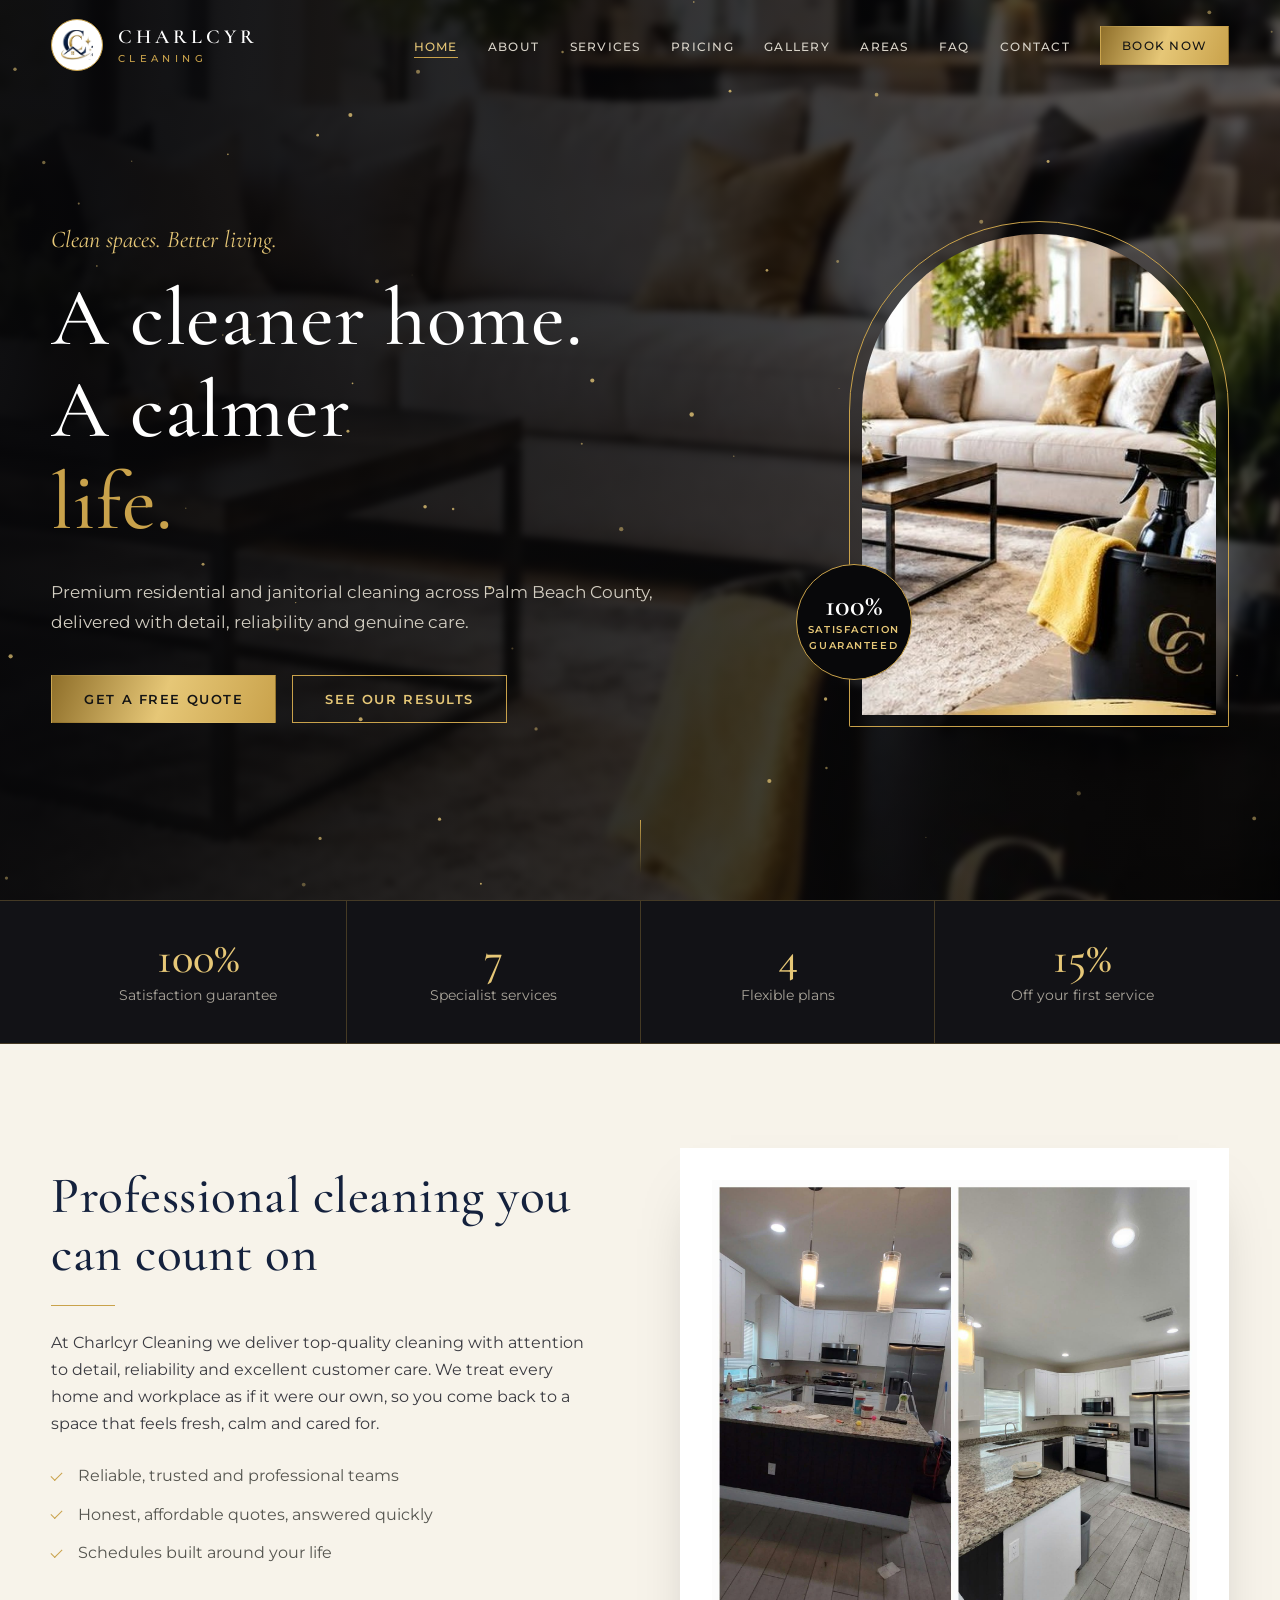
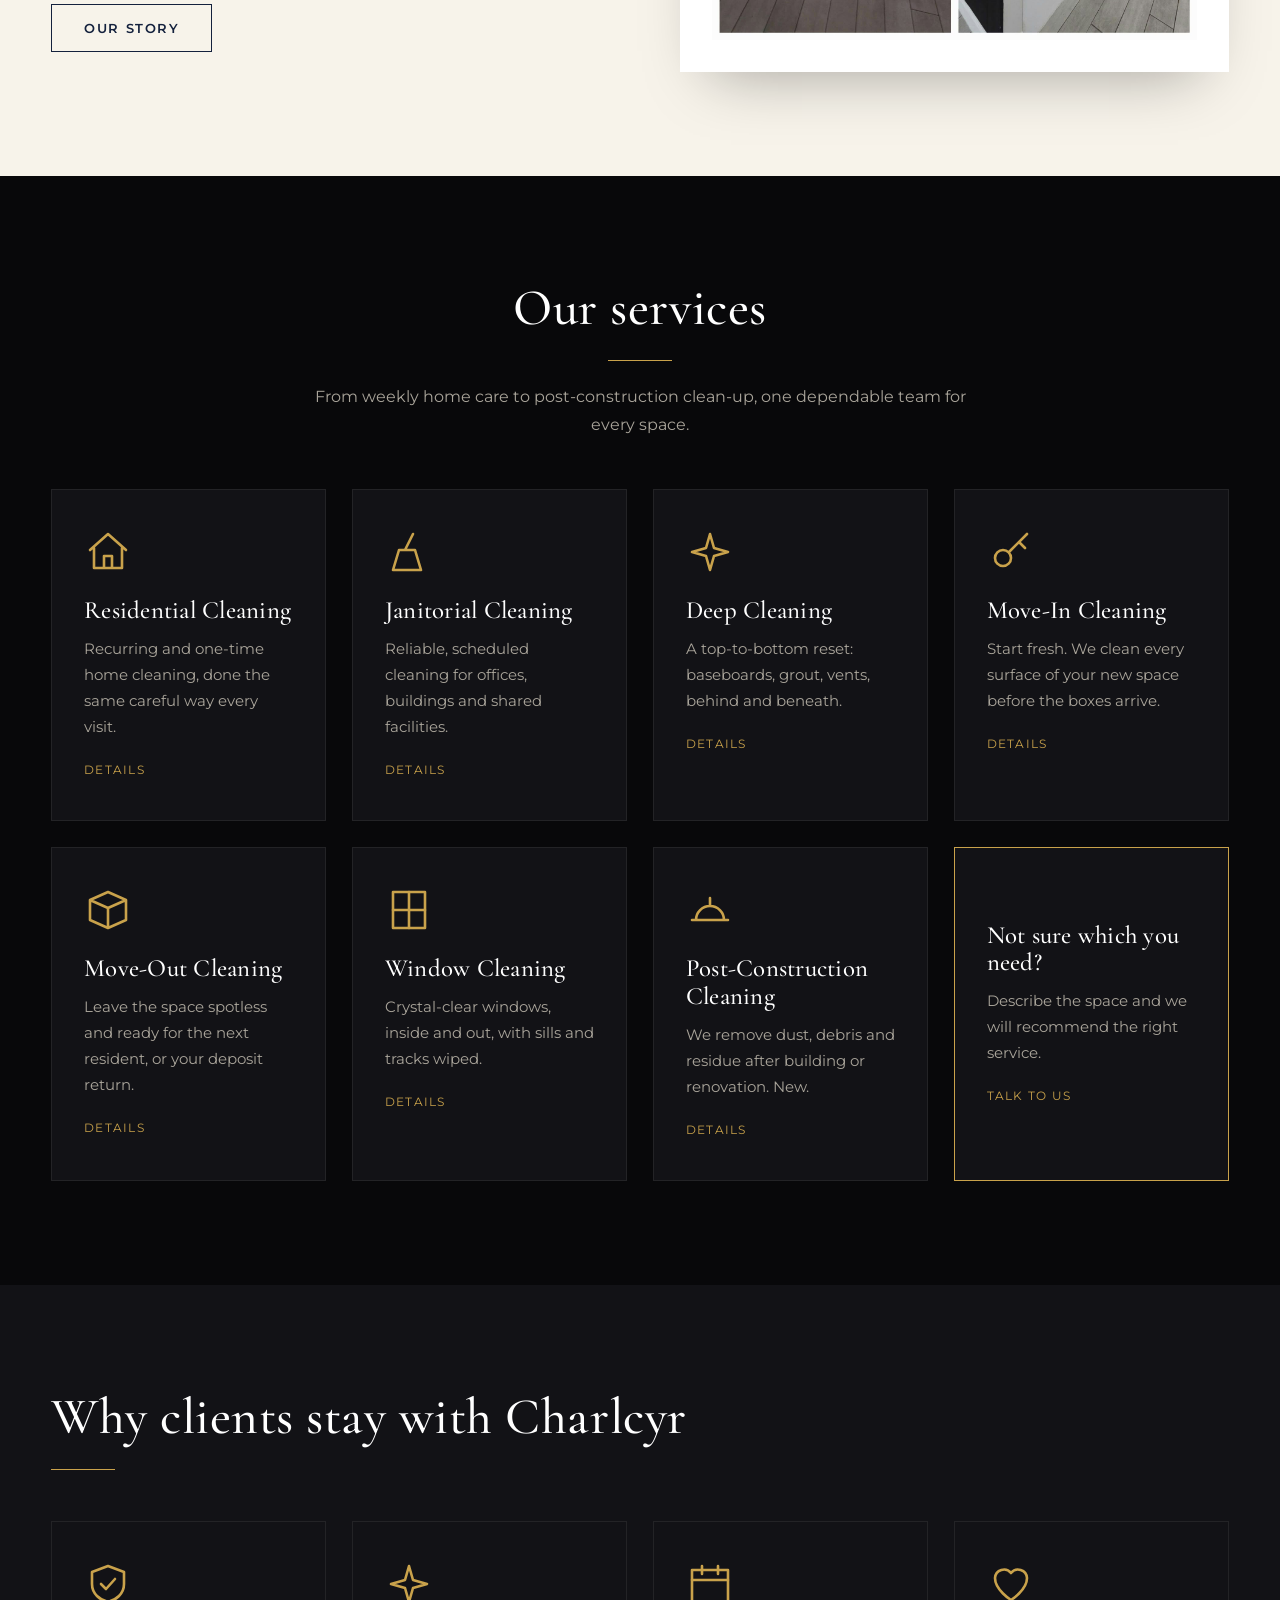
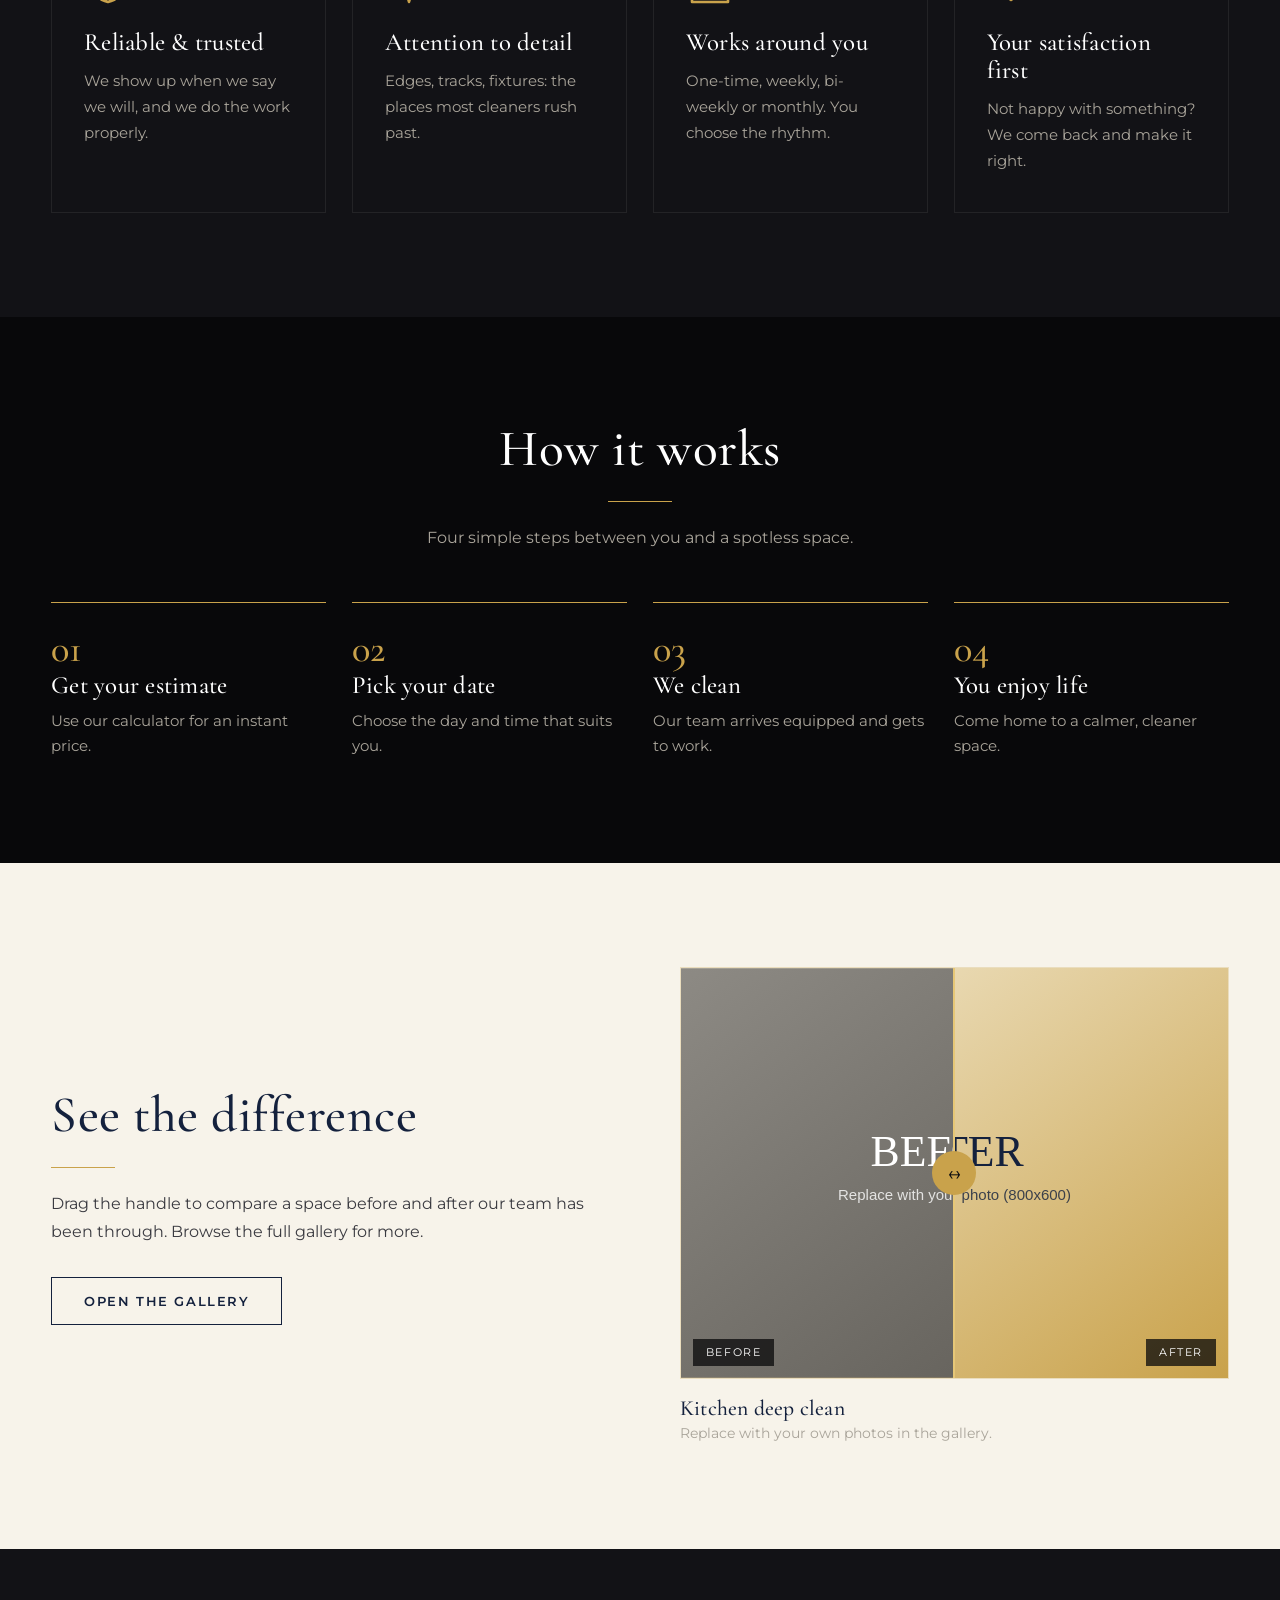
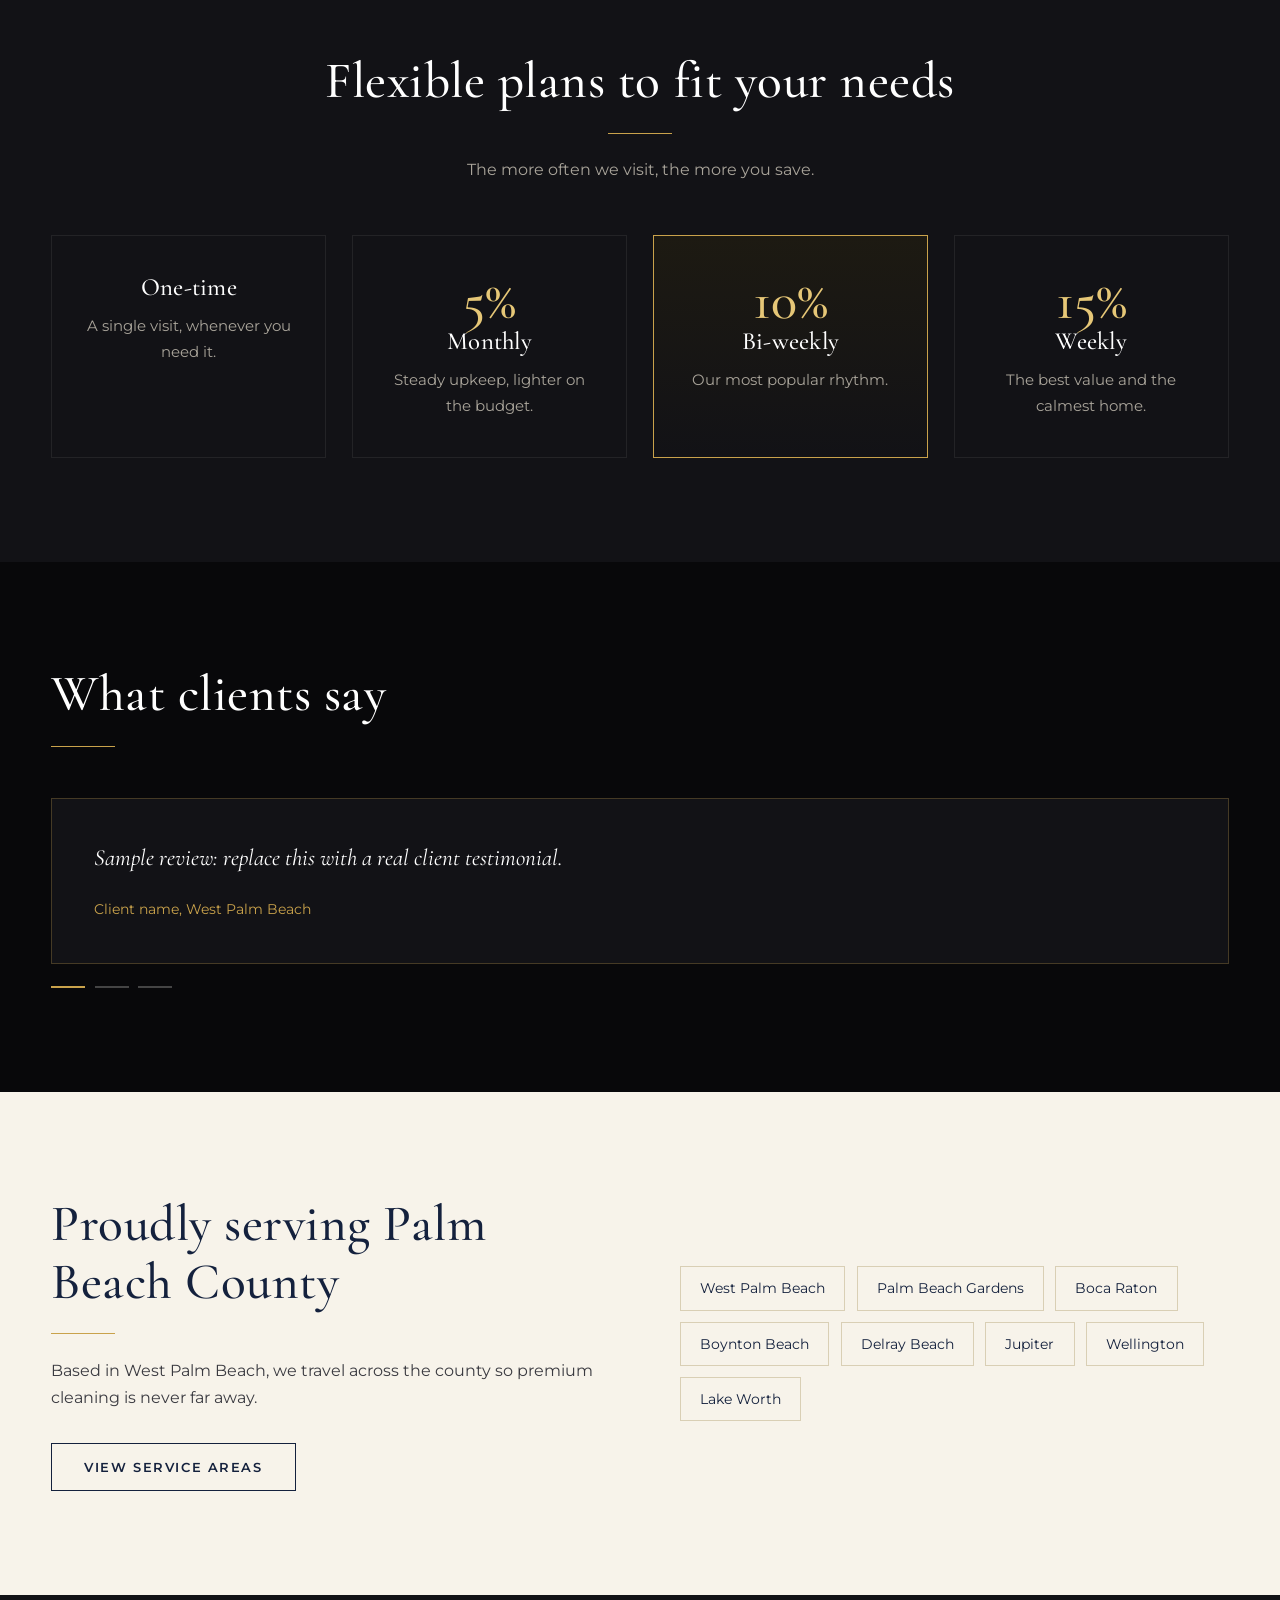
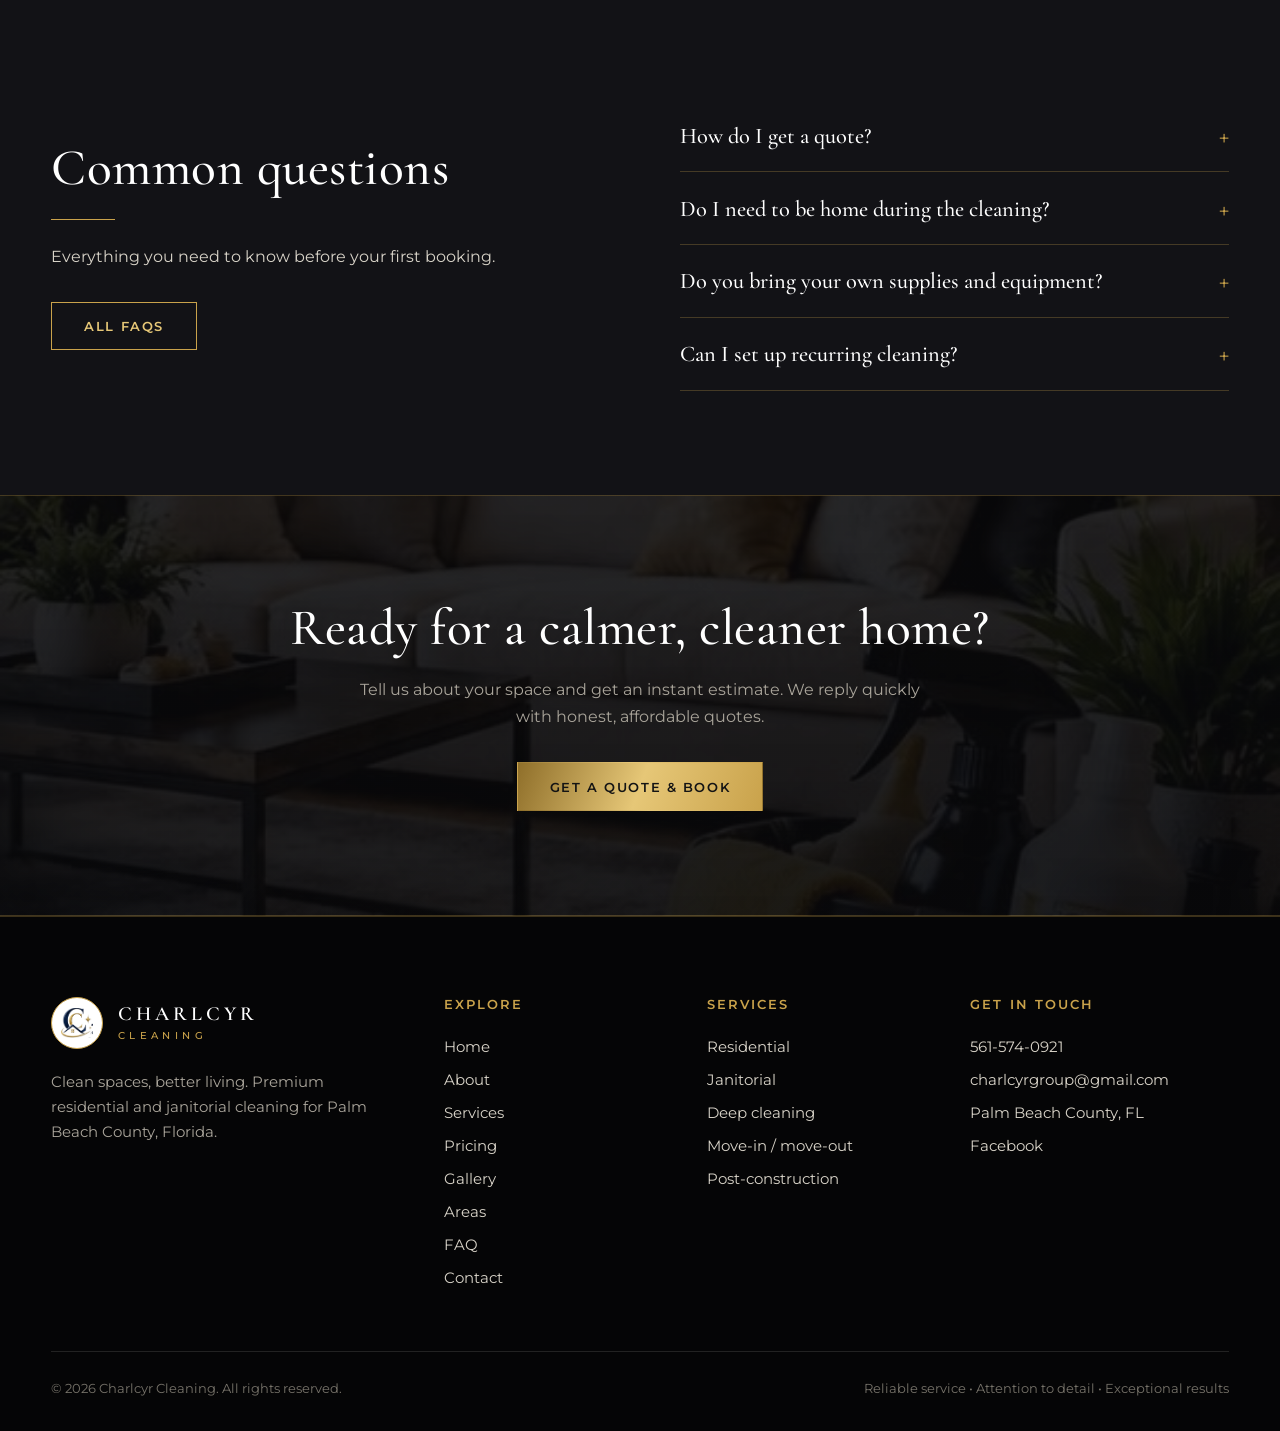
<file: index.html>
<!doctype html>
<html lang="en">
  <head>
    <meta charset="utf-8" />
    <meta
      name="viewport"
      content="width=device-width,initial-scale=1"
    />
    <title>
      Premium Cleaning Services | Charlcyr Cleaning, Palm
      Beach County
    </title>
    <meta
      name="description"
      content="Charlcyr Cleaning: premium residential and janitorial cleaning in Palm Beach County, FL. Clean spaces, better living."
    />
    <meta
      name="theme-color"
      content="#08080a"
    />
    <link
      rel="icon"
      href="assets/img/logo-mark.png"
    />
    <link
      rel="preconnect"
      href="https://fonts.googleapis.com"
    />
    <link
      rel="preconnect"
      href="https://fonts.gstatic.com"
      crossorigin
    />
    <link
      href="https://fonts.googleapis.com/css2?family=Cormorant+Garamond:ital,wght@0,500;0,600;1,500&family=Montserrat:wght@400;500;600&display=swap"
      rel="stylesheet"
    />
    <link
      rel="stylesheet"
      href="css/style.css"
    />
  </head>
  <body>
    <header class="nav">
      <div class="wrap">
        <a
          class="brand"
          href="index.html"
          aria-label="Charlcyr Cleaning home"
          ><span class="mono"
            ><img
              src="assets/img/logo-mark.png"
              alt="" /></span
          ><span
            ><b>CHARLCYR</b><small>CLEANING</small></span
          ></a
        >
        <nav aria-label="Main">
          <ul class="menu">
            <li>
              <a
                href="index.html"
                class="on"
                >Home</a
              >
            </li>
            <li><a href="about.html">About</a></li>
            <li><a href="services.html">Services</a></li>
            <li><a href="pricing.html">Pricing</a></li>
            <li><a href="gallery.html">Gallery</a></li>
            <li><a href="areas.html">Areas</a></li>
            <li><a href="faq.html">FAQ</a></li>
            <li><a href="contact.html">Contact</a></li>
            <li>
              <a
                class="btn solid"
                href="booking.html"
                style="
                  padding: 0.7rem 1.3rem;
                  color: #141414;
                "
                >Book now</a
              >
            </li>
          </ul>
        </nav>
        <button
          class="burger"
          aria-label="Menu"
          aria-expanded="false"
        >
          <i></i><i></i><i></i>
        </button>
      </div>
    </header>
    <main>
      <section class="hero">
        <div class="hero-bg"></div>
        <canvas id="sparks"></canvas>
        <div class="wrap">
          <div>
            <p class="tag">Clean spaces. Better living.</p>
            <h1>
              <span class="ln"
                ><span>A cleaner home.</span></span
              ><span class="ln"><span>A calmer</span></span
              ><span class="ln"
                ><span class="gold">life.</span></span
              >
            </h1>
            <p class="sub">
              Premium residential and janitorial cleaning
              across Palm Beach County, delivered with
              detail, reliability and genuine care.
            </p>
            <div class="cta">
              <a
                class="btn solid"
                href="booking.html"
                >Get a free quote</a
              ><a
                class="btn"
                href="gallery.html"
                >See our results</a
              >
            </div>
          </div>
          <div class="arch">
            <img
              src="assets/img/room.jpg"
              alt="A freshly cleaned, bright living room"
            />
            <div class="seal">
              <span
                ><strong>100%</strong
                >SATISFACTION<br />GUARANTEED</span
              >
            </div>
          </div>
        </div>
        <span class="scroll"></span>
      </section>
      <section class="strip">
        <div class="wrap">
          <div class="stat">
            <b
              data-n="100"
              data-s="%"
              >0</b
            ><span>Satisfaction guarantee</span>
          </div>
          <div class="stat">
            <b
              data-n="7"
              data-s=""
              >0</b
            ><span>Specialist services</span>
          </div>
          <div class="stat">
            <b
              data-n="4"
              data-s=""
              >0</b
            ><span>Flexible plans</span>
          </div>
          <div class="stat">
            <b
              data-n="15"
              data-s="%"
              >0</b
            ><span>Off your first service</span>
          </div>
        </div>
      </section>
      <section class="light">
        <div class="wrap split">
          <div class="rv">
            <h2>Professional cleaning you can count on</h2>
            <span class="rule"></span>
            <p>
              At Charlcyr Cleaning we deliver top-quality
              cleaning with attention to detail, reliability
              and excellent customer care. We treat every
              home and workplace as if it were our own, so
              you come back to a space that feels fresh,
              calm and cared for.
            </p>
            <ul class="ticks">
              <li>
                Reliable, trusted and professional teams
              </li>
              <li>
                Honest, affordable quotes, answered quickly
              </li>
              <li>Schedules built around your life</li>
            </ul>
            <p style="margin-top: 2rem">
              <a
                class="btn dark"
                href="about.html"
                >Our story</a
              >
            </p>
          </div>
          <div class="frame rv">
            <div class="logo-card">
              <img
                src="assets/img/pro.jpg"
                alt="Charlcyr Cleaning logo"
              />
            </div>
          </div>
        </div>
      </section>
      <section>
        <div class="wrap">
          <div class="head c rv">
            <h2>Our services</h2>
            <span class="rule"></span>
            <p>
              From weekly home care to post-construction
              clean-up, one dependable team for every space.
            </p>
          </div>
          <div class="grid g4">
            <div class="card rv">
              <div class="ico">
                <svg viewBox="0 0 24 24">
                  <path
                    d="M3 11l9-8 9 8M5 10v10h14V10M10 20v-6h4v6"
                  />
                </svg>
              </div>
              <h3>Residential Cleaning</h3>
              <p>
                Recurring and one-time home cleaning, done
                the same careful way every visit.
              </p>
              <a
                class="more"
                href="services.html"
                >Details</a
              >
            </div>
            <div class="card rv">
              <div class="ico">
                <svg viewBox="0 0 24 24">
                  <path d="M14 3l-4 8M7 11h8l3 10H4z" />
                </svg>
              </div>
              <h3>Janitorial Cleaning</h3>
              <p>
                Reliable, scheduled cleaning for offices,
                buildings and shared facilities.
              </p>
              <a
                class="more"
                href="services.html"
                >Details</a
              >
            </div>
            <div class="card rv">
              <div class="ico">
                <svg viewBox="0 0 24 24">
                  <path
                    d="M12 3l2 7 7 2-7 2-2 7-2-7-7-2 7-2z"
                  />
                </svg>
              </div>
              <h3>Deep Cleaning</h3>
              <p>
                A top-to-bottom reset: baseboards, grout,
                vents, behind and beneath.
              </p>
              <a
                class="more"
                href="services.html"
                >Details</a
              >
            </div>
            <div class="card rv">
              <div class="ico">
                <svg viewBox="0 0 24 24">
                  <circle
                    cx="8"
                    cy="15"
                    r="4"
                  />
                  <path d="M11 12l9-9M16 7l3 3" />
                </svg>
              </div>
              <h3>Move-In Cleaning</h3>
              <p>
                Start fresh. We clean every surface of your
                new space before the boxes arrive.
              </p>
              <a
                class="more"
                href="services.html"
                >Details</a
              >
            </div>
            <div class="card rv">
              <div class="ico">
                <svg viewBox="0 0 24 24">
                  <path
                    d="M3 7l9-4 9 4v10l-9 4-9-4zM3 7l9 4 9-4M12 11v10"
                  />
                </svg>
              </div>
              <h3>Move-Out Cleaning</h3>
              <p>
                Leave the space spotless and ready for the
                next resident, or your deposit return.
              </p>
              <a
                class="more"
                href="services.html"
                >Details</a
              >
            </div>
            <div class="card rv">
              <div class="ico">
                <svg viewBox="0 0 24 24">
                  <rect
                    x="4"
                    y="3"
                    width="16"
                    height="18"
                  />
                  <path d="M12 3v18M4 12h16" />
                </svg>
              </div>
              <h3>Window Cleaning</h3>
              <p>
                Crystal-clear windows, inside and out, with
                sills and tracks wiped.
              </p>
              <a
                class="more"
                href="services.html"
                >Details</a
              >
            </div>
            <div class="card rv">
              <div class="ico">
                <svg viewBox="0 0 24 24">
                  <path
                    d="M3 17h18M5 17a7 7 0 0114 0M12 6v4"
                  />
                </svg>
              </div>
              <h3>Post-Construction Cleaning</h3>
              <p>
                We remove dust, debris and residue after
                building or renovation. New.
              </p>
              <a
                class="more"
                href="services.html"
                >Details</a
              >
            </div>
            <div
              class="card rv"
              style="
                display: flex;
                flex-direction: column;
                justify-content: center;
                border-color: var(--gold);
              "
            >
              <h3>Not sure which you need?</h3>
              <p>
                Describe the space and we will recommend the
                right service.
              </p>
              <a
                class="more"
                href="contact.html"
                >Talk to us</a
              >
            </div>
          </div>
        </div>
      </section>
      <section class="panel">
        <div class="wrap">
          <div class="head rv">
            <h2>Why clients stay with Charlcyr</h2>
            <span class="rule"></span>
          </div>
          <div class="grid g4">
            <div class="card rv">
              <div class="ico">
                <svg viewBox="0 0 24 24">
                  <path
                    d="M12 3l8 3v6c0 5-4 8-8 9-4-1-8-4-8-9V6z"
                  />
                  <path d="M8.5 12l2.5 2.5 4.5-5" />
                </svg>
              </div>
              <h3>Reliable &amp; trusted</h3>
              <p>
                We show up when we say we will, and we do
                the work properly.
              </p>
            </div>
            <div class="card rv">
              <div class="ico">
                <svg viewBox="0 0 24 24">
                  <path
                    d="M12 3l2 7 7 2-7 2-2 7-2-7-7-2 7-2z"
                  />
                </svg>
              </div>
              <h3>Attention to detail</h3>
              <p>
                Edges, tracks, fixtures: the places most
                cleaners rush past.
              </p>
            </div>
            <div class="card rv">
              <div class="ico">
                <svg viewBox="0 0 24 24">
                  <rect
                    x="3"
                    y="5"
                    width="18"
                    height="16"
                  />
                  <path d="M3 10h18M8 3v4M16 3v4" />
                </svg>
              </div>
              <h3>Works around you</h3>
              <p>
                One-time, weekly, bi-weekly or monthly. You
                choose the rhythm.
              </p>
            </div>
            <div class="card rv">
              <div class="ico">
                <svg viewBox="0 0 24 24">
                  <path
                    d="M12 20s-8-5-8-11a4.5 4.5 0 018-2.5A4.5 4.5 0 0120 9c0 6-8 11-8 11z"
                  />
                </svg>
              </div>
              <h3>Your satisfaction first</h3>
              <p>
                Not happy with something? We come back and
                make it right.
              </p>
            </div>
          </div>
        </div>
      </section>
      <section>
        <div class="wrap">
          <div class="head c rv">
            <h2>How it works</h2>
            <span class="rule"></span>
            <p>
              Four simple steps between you and a spotless
              space.
            </p>
          </div>
          <div class="grid g4 steps">
            <div class="step rv">
              <h3>Get your estimate</h3>
              <p>
                Use our calculator for an instant price.
              </p>
            </div>
            <div class="step rv">
              <h3>Pick your date</h3>
              <p>Choose the day and time that suits you.</p>
            </div>
            <div class="step rv">
              <h3>We clean</h3>
              <p>
                Our team arrives equipped and gets to work.
              </p>
            </div>
            <div class="step rv">
              <h3>You enjoy life</h3>
              <p>Come home to a calmer, cleaner space.</p>
            </div>
          </div>
        </div>
      </section>
      <section class="light">
        <div class="wrap split">
          <div class="rv">
            <h2>See the difference</h2>
            <span class="rule"></span>
            <p>
              Drag the handle to compare a space before and
              after our team has been through. Browse the
              full gallery for more.
            </p>
            <p style="margin-top: 2rem">
              <a
                class="btn dark"
                href="gallery.html"
                >Open the gallery</a
              >
            </p>
          </div>
          <div class="rv">
            <article
              class="case rv"
              data-c="x"
            >
              <div class="ba">
                <img
                  src="assets/gallery/placeholder-after.svg"
                  alt="After: Kitchen deep clean"
                /><img
                  class="before"
                  src="assets/gallery/placeholder-before.svg"
                  alt="Before: Kitchen deep clean"
                /><span class="lab l1">BEFORE</span
                ><span class="lab l2">AFTER</span>
                <div class="bar"></div>
                <input
                  type="range"
                  min="0"
                  max="100"
                  value="50"
                  aria-label="Compare before and after: Kitchen deep clean"
                />
              </div>
              <h3>Kitchen deep clean</h3>
              <p>
                Replace with your own photos in the gallery.
              </p>
            </article>
          </div>
        </div>
      </section>
      <section class="panel">
        <div class="wrap">
          <div class="head c rv">
            <h2>Flexible plans to fit your needs</h2>
            <span class="rule"></span>
            <p>
              The more often we visit, the more you save.
            </p>
          </div>
          <div class="grid g4">
            <div class="card plan rv">
              <h3>One-time</h3>
              <p>A single visit, whenever you need it.</p>
            </div>
            <div class="card plan rv">
              <div class="pct">5%</div>
              <h3>Monthly</h3>
              <p>Steady upkeep, lighter on the budget.</p>
            </div>
            <div class="card plan best rv">
              <div class="pct">10%</div>
              <h3>Bi-weekly</h3>
              <p>Our most popular rhythm.</p>
            </div>
            <div class="card plan rv">
              <div class="pct">15%</div>
              <h3>Weekly</h3>
              <p>The best value and the calmest home.</p>
            </div>
          </div>
        </div>
      </section>
      <section>
        <div class="wrap">
          <div class="head rv">
            <h2>What clients say</h2>
            <span class="rule"></span>
          </div>
          <div class="slider rv">
            <div class="slide">
              <div class="quote">
                <q
                  >Sample review: replace this with a real
                  client testimonial.</q
                ><cite>Client name, West Palm Beach</cite>
              </div>
            </div>
            <div class="slide">
              <div class="quote">
                <q
                  >Sample review: add another testimonial
                  here.</q
                ><cite
                  >Client name, Palm Beach Gardens</cite
                >
              </div>
            </div>
            <div class="slide">
              <div class="quote">
                <q
                  >Sample review: a third testimonial goes
                  here.</q
                ><cite>Client name, Boynton Beach</cite>
              </div>
            </div>
            <div class="dots"></div>
          </div>
        </div>
      </section>
      <section class="light">
        <div class="wrap split">
          <div class="rv">
            <h2>Proudly serving Palm Beach County</h2>
            <span class="rule"></span>
            <p>
              Based in West Palm Beach, we travel across the
              county so premium cleaning is never far away.
            </p>
            <p style="margin-top: 2rem">
              <a
                class="btn dark"
                href="areas.html"
                >View service areas</a
              >
            </p>
          </div>
          <div class="areas rv">
            <span>West Palm Beach</span
            ><span>Palm Beach Gardens</span
            ><span>Boca Raton</span
            ><span>Boynton Beach</span
            ><span>Delray Beach</span><span>Jupiter</span
            ><span>Wellington</span><span>Lake Worth</span>
          </div>
        </div>
      </section>
      <section class="panel">
        <div class="wrap split">
          <div class="rv">
            <h2>Common questions</h2>
            <span class="rule"></span>
            <p>
              Everything you need to know before your first
              booking.
            </p>
            <p style="margin-top: 2rem">
              <a
                class="btn"
                href="faq.html"
                >All FAQs</a
              >
            </p>
          </div>
          <div class="rv">
            <div class="faq">
              <details>
                <summary>How do I get a quote?</summary>
                <p>
                  Use the quote calculator on the booking
                  page for an instant estimate, or message
                  us on 561-574-0921. We confirm every quote
                  before your first visit.
                </p>
              </details>
              <details>
                <summary>
                  Do I need to be home during the cleaning?
                </summary>
                <p>
                  No. Many clients give us entry
                  instructions and relax. If you prefer to
                  be there, that is fine too.
                </p>
              </details>
              <details>
                <summary>
                  Do you bring your own supplies and
                  equipment?
                </summary>
                <p>
                  Yes. We arrive with professional-grade
                  products and tools. If you prefer specific
                  products, tell us in your booking notes.
                </p>
              </details>
              <details>
                <summary>
                  Can I set up recurring cleaning?
                </summary>
                <p>
                  Yes. Choose weekly, bi-weekly or monthly
                  plans and save on every visit. Deep,
                  move-in/out and post-construction cleans
                  are one-time services.
                </p>
              </details>
            </div>
          </div>
        </div>
      </section>
      <section class="cta-band">
        <div class="wrap">
          <h2>Ready for a calmer, cleaner home?</h2>
          <p style="max-width: 52ch">
            Tell us about your space and get an instant
            estimate. We reply quickly with honest,
            affordable quotes.
          </p>
          <a
            class="btn solid"
            href="booking.html"
            >Get a quote &amp; book</a
          >
        </div>
      </section>
    </main>
    <footer>
      <div class="wrap">
        <div class="fgrid">
          <div>
            <a
              class="brand"
              href="index.html"
              ><span class="mono"
                ><img
                  src="assets/img/logo-mark.png"
                  alt="" /></span
              ><span
                ><b>CHARLCYR</b
                ><small>CLEANING</small></span
              ></a
            >
            <p style="margin-top: 1.3rem">
              Clean spaces, better living. Premium
              residential and janitorial cleaning for Palm
              Beach County, Florida.
            </p>
          </div>
          <div>
            <h4>Explore</h4>
            <ul>
              <li><a href="index.html">Home</a></li>
              <li><a href="about.html">About</a></li>
              <li><a href="services.html">Services</a></li>
              <li><a href="pricing.html">Pricing</a></li>
              <li><a href="gallery.html">Gallery</a></li>
              <li><a href="areas.html">Areas</a></li>
              <li><a href="faq.html">FAQ</a></li>
              <li><a href="contact.html">Contact</a></li>
            </ul>
          </div>
          <div>
            <h4>Services</h4>
            <ul>
              <li>
                <a href="services.html">Residential</a>
              </li>
              <li>
                <a href="services.html">Janitorial</a>
              </li>
              <li>
                <a href="services.html">Deep cleaning</a>
              </li>
              <li>
                <a href="services.html"
                  >Move-in / move-out</a
                >
              </li>
              <li>
                <a href="services.html"
                  >Post-construction</a
                >
              </li>
            </ul>
          </div>
          <div>
            <h4>Get in touch</h4>
            <ul>
              <li>
                <a href="tel:+15615740921">561-574-0921</a>
              </li>
              <li>
                <a href="mailto:charlcyrgroup@gmail.com"
                  >charlcyrgroup@gmail.com</a
                >
              </li>
              <li>Palm Beach County, FL</li>
              <li>
                <a
                  href="https://web.facebook.com/profile.php?id=61591399979076"
                  target="_blank"
                  rel="noopener"
                  >Facebook</a
                >
              </li>
            </ul>
          </div>
        </div>
        <div class="copy">
          <span
            >&copy; <span data-year></span> Charlcyr
            Cleaning. All rights reserved.</span
          ><span
            >Reliable service &bull; Attention to detail
            &bull; Exceptional results</span
          >
        </div>
      </div>
    </footer>
    <a
      class="call"
      href="tel:+15615740921"
      >Call 561-574-0921</a
    ><button
      class="top"
      aria-label="Back to top"
    >
      &uarr;
    </button>
    <script src="js/config.js"></script>
    <script src="js/main.js"></script>
  </body>
</html>
</file>
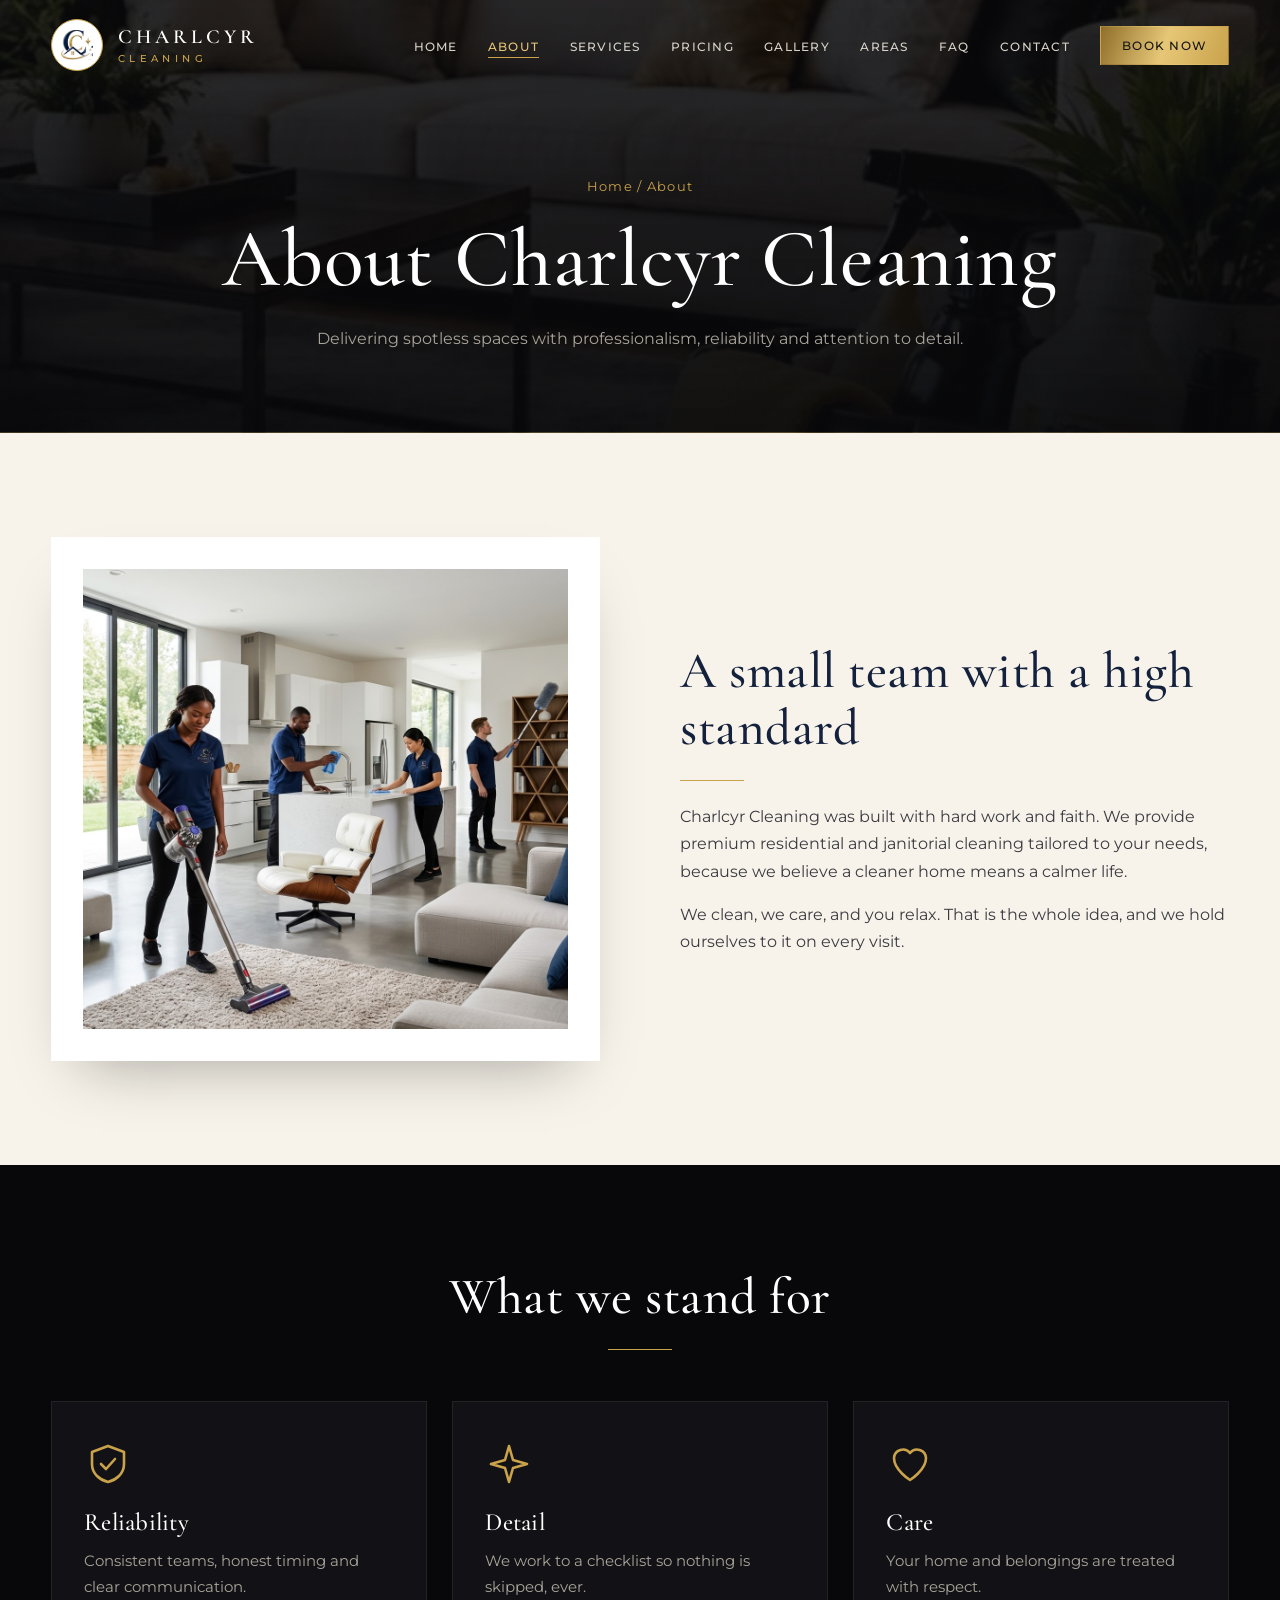
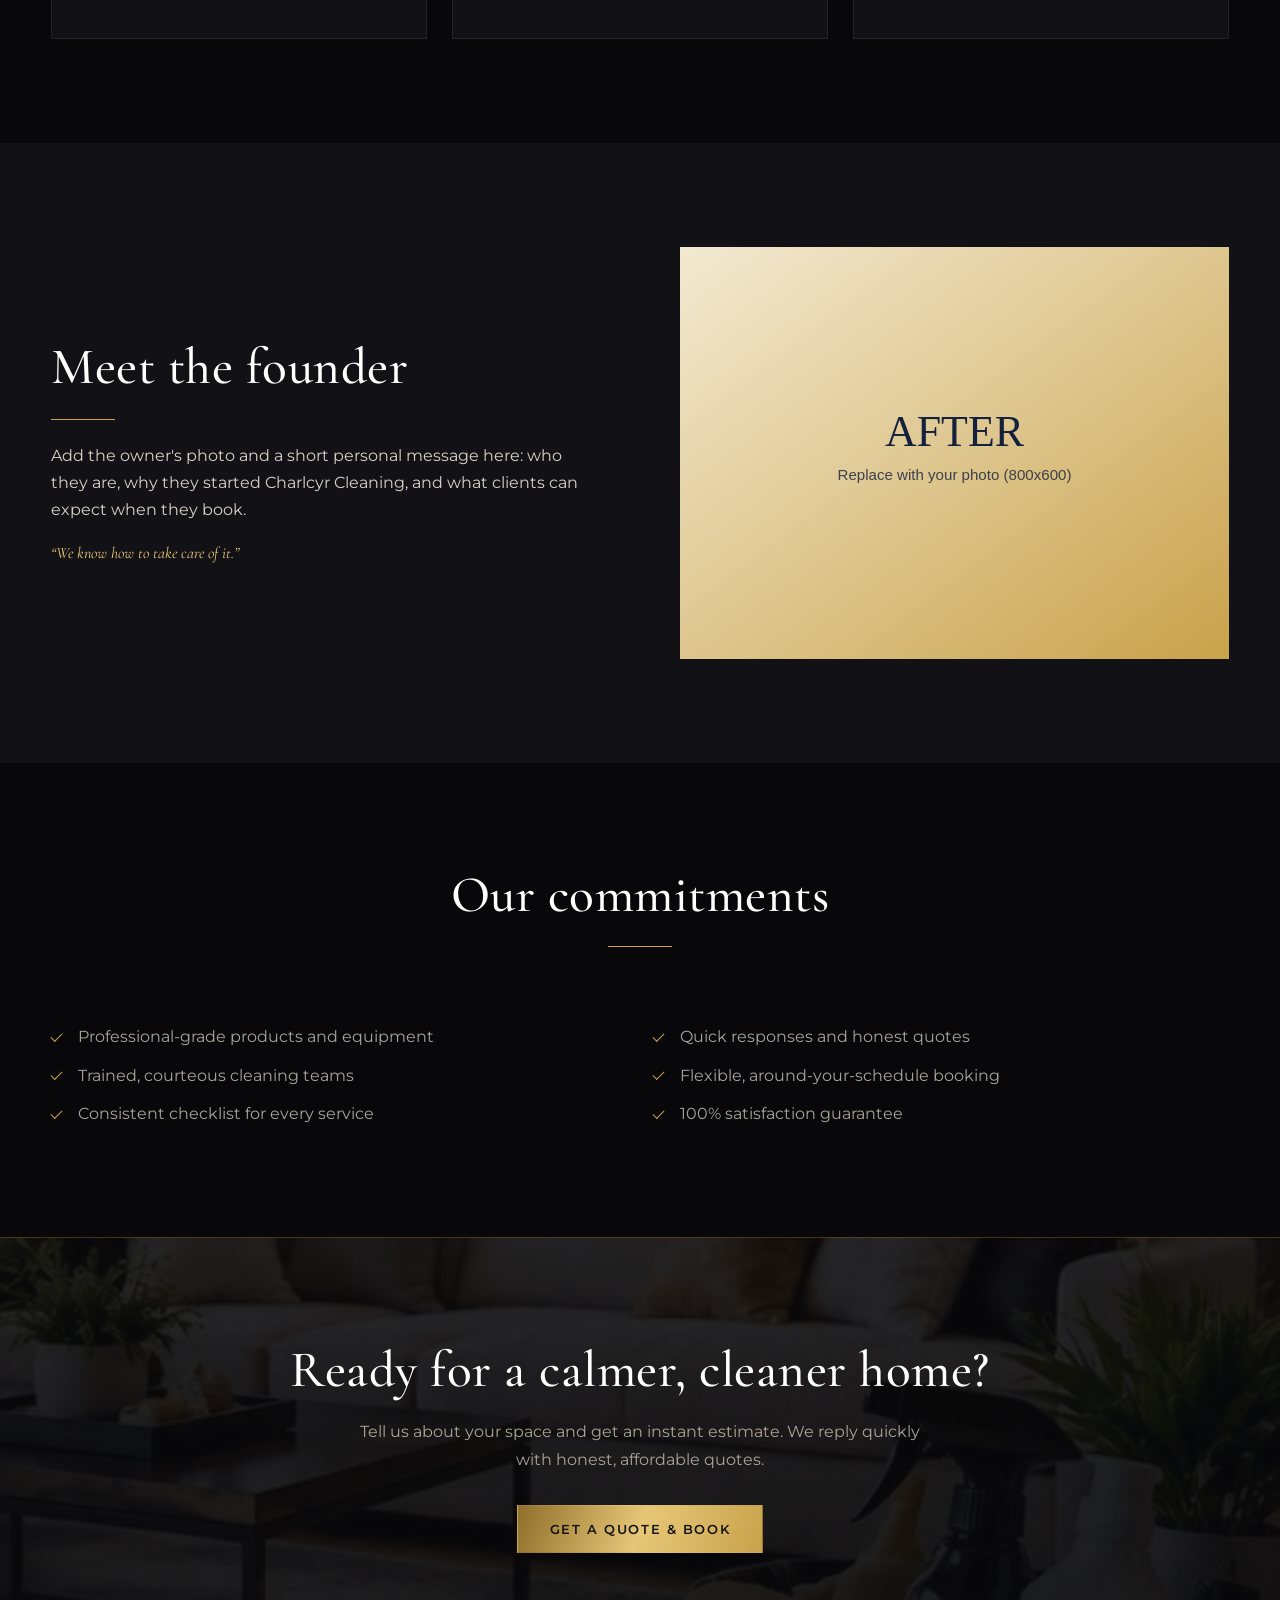
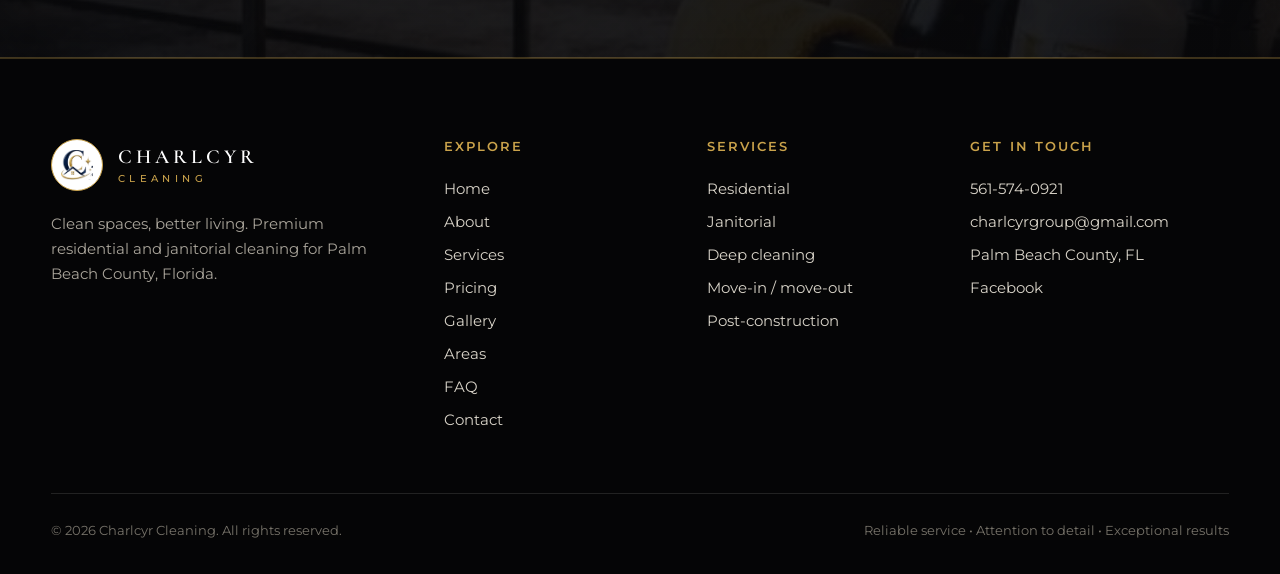
<file: about.html>
<!doctype html>
<html lang="en">
  <head>
    <meta charset="utf-8" />
    <meta
      name="viewport"
      content="width=device-width,initial-scale=1"
    />
    <title>
      About Us | Charlcyr Cleaning, Palm Beach County
    </title>
    <meta
      name="description"
      content="The story, values and promise behind Charlcyr Cleaning."
    />
    <meta
      name="theme-color"
      content="#08080a"
    />
    <link
      rel="icon"
      href="assets/img/logo-mark.png"
    />
    <link
      rel="preconnect"
      href="https://fonts.googleapis.com"
    />
    <link
      rel="preconnect"
      href="https://fonts.gstatic.com"
      crossorigin
    />
    <link
      href="https://fonts.googleapis.com/css2?family=Cormorant+Garamond:ital,wght@0,500;0,600;1,500&family=Montserrat:wght@400;500;600&display=swap"
      rel="stylesheet"
    />
    <link
      rel="stylesheet"
      href="css/style.css"
    />
  </head>
  <body>
    <header class="nav">
      <div class="wrap">
        <a
          class="brand"
          href="index.html"
          aria-label="Charlcyr Cleaning home"
          ><span class="mono"
            ><img
              src="assets/img/logo-mark.png"
              alt="" /></span
          ><span
            ><b>CHARLCYR</b><small>CLEANING</small></span
          ></a
        >
        <nav aria-label="Main">
          <ul class="menu">
            <li><a href="index.html">Home</a></li>
            <li>
              <a
                href="about.html"
                class="on"
                >About</a
              >
            </li>
            <li><a href="services.html">Services</a></li>
            <li><a href="pricing.html">Pricing</a></li>
            <li><a href="gallery.html">Gallery</a></li>
            <li><a href="areas.html">Areas</a></li>
            <li><a href="faq.html">FAQ</a></li>
            <li><a href="contact.html">Contact</a></li>
            <li>
              <a
                class="btn solid"
                href="booking.html"
                style="
                  padding: 0.7rem 1.3rem;
                  color: #141414;
                "
                >Book now</a
              >
            </li>
          </ul>
        </nav>
        <button
          class="burger"
          aria-label="Menu"
          aria-expanded="false"
        >
          <i></i><i></i><i></i>
        </button>
      </div>
    </header>
    <main>
      <section class="banner">
        <div class="wrap">
          <div class="crumb">Home / About</div>
          <h1>About Charlcyr Cleaning</h1>
          <p>
            Delivering spotless spaces with professionalism,
            reliability and attention to detail.
          </p>
        </div>
      </section>
      <section class="light">
        <div class="wrap split">
          <div class="frame rv">
            <div class="logo-card">
              <img
                src="assets/img/team.jpg"
                alt="Charlcyr Cleaning logo"
              />
            </div>
          </div>
          <div class="rv">
            <h2>A small team with a high standard</h2>
            <span class="rule"></span>
            <p>
              Charlcyr Cleaning was built with hard work and
              faith. We provide premium residential and
              janitorial cleaning tailored to your needs,
              because we believe a cleaner home means a
              calmer life.
            </p>
            <p style="margin-top: 1rem">
              We clean, we care, and you relax. That is the
              whole idea, and we hold ourselves to it on
              every visit.
            </p>
          </div>
        </div>
      </section>
      <section>
        <div class="wrap">
          <div class="head c rv">
            <h2>What we stand for</h2>
            <span class="rule"></span>
          </div>
          <div class="grid g3">
            <div class="card rv">
              <div class="ico">
                <svg viewBox="0 0 24 24">
                  <path
                    d="M12 3l8 3v6c0 5-4 8-8 9-4-1-8-4-8-9V6z"
                  />
                  <path d="M8.5 12l2.5 2.5 4.5-5" />
                </svg>
              </div>
              <h3>Reliability</h3>
              <p>
                Consistent teams, honest timing and clear
                communication.
              </p>
            </div>
            <div class="card rv">
              <div class="ico">
                <svg viewBox="0 0 24 24">
                  <path
                    d="M12 3l2 7 7 2-7 2-2 7-2-7-7-2 7-2z"
                  />
                </svg>
              </div>
              <h3>Detail</h3>
              <p>
                We work to a checklist so nothing is
                skipped, ever.
              </p>
            </div>
            <div class="card rv">
              <div class="ico">
                <svg viewBox="0 0 24 24">
                  <path
                    d="M12 20s-8-5-8-11a4.5 4.5 0 018-2.5A4.5 4.5 0 0120 9c0 6-8 11-8 11z"
                  />
                </svg>
              </div>
              <h3>Care</h3>
              <p>
                Your home and belongings are treated with
                respect.
              </p>
            </div>
          </div>
        </div>
      </section>
      <section class="panel">
        <div class="wrap split">
          <div class="rv">
            <h2>Meet the founder</h2>
            <span class="rule"></span>
            <p>
              Add the owner's photo and a short personal
              message here: who they are, why they started
              Charlcyr Cleaning, and what clients can expect
              when they book.
            </p>
            <p
              style="margin-top: 1rem"
              class="script"
            >
              &ldquo;We know how to take care of it.&rdquo;
            </p>
          </div>
          <div class="frame rv">
            <img
              src="assets/gallery/placeholder-after.svg"
              alt="Founder photo placeholder"
            />
          </div>
        </div>
      </section>
      <section>
        <div class="wrap">
          <div class="head c rv">
            <h2>Our commitments</h2>
            <span class="rule"></span>
          </div>
          <div class="grid g2">
            <ul class="ticks rv">
              <li>
                Professional-grade products and equipment
              </li>
              <li>Trained, courteous cleaning teams</li>
              <li>
                Consistent checklist for every service
              </li>
            </ul>
            <ul class="ticks rv">
              <li>Quick responses and honest quotes</li>
              <li>
                Flexible, around-your-schedule booking
              </li>
              <li>100% satisfaction guarantee</li>
            </ul>
          </div>
        </div>
      </section>
      <section class="cta-band">
        <div class="wrap">
          <h2>Ready for a calmer, cleaner home?</h2>
          <p style="max-width: 52ch">
            Tell us about your space and get an instant
            estimate. We reply quickly with honest,
            affordable quotes.
          </p>
          <a
            class="btn solid"
            href="booking.html"
            >Get a quote &amp; book</a
          >
        </div>
      </section>
    </main>
    <footer>
      <div class="wrap">
        <div class="fgrid">
          <div>
            <a
              class="brand"
              href="index.html"
              ><span class="mono"
                ><img
                  src="assets/img/logo-mark.png"
                  alt="" /></span
              ><span
                ><b>CHARLCYR</b
                ><small>CLEANING</small></span
              ></a
            >
            <p style="margin-top: 1.3rem">
              Clean spaces, better living. Premium
              residential and janitorial cleaning for Palm
              Beach County, Florida.
            </p>
          </div>
          <div>
            <h4>Explore</h4>
            <ul>
              <li><a href="index.html">Home</a></li>
              <li><a href="about.html">About</a></li>
              <li><a href="services.html">Services</a></li>
              <li><a href="pricing.html">Pricing</a></li>
              <li><a href="gallery.html">Gallery</a></li>
              <li><a href="areas.html">Areas</a></li>
              <li><a href="faq.html">FAQ</a></li>
              <li><a href="contact.html">Contact</a></li>
            </ul>
          </div>
          <div>
            <h4>Services</h4>
            <ul>
              <li>
                <a href="services.html">Residential</a>
              </li>
              <li>
                <a href="services.html">Janitorial</a>
              </li>
              <li>
                <a href="services.html">Deep cleaning</a>
              </li>
              <li>
                <a href="services.html"
                  >Move-in / move-out</a
                >
              </li>
              <li>
                <a href="services.html"
                  >Post-construction</a
                >
              </li>
            </ul>
          </div>
          <div>
            <h4>Get in touch</h4>
            <ul>
              <li>
                <a href="tel:+15615740921">561-574-0921</a>
              </li>
              <li>
                <a href="mailto:charlcyrgroup@gmail.com"
                  >charlcyrgroup@gmail.com</a
                >
              </li>
              <li>Palm Beach County, FL</li>
              <li>
                <a
                  href="https://web.facebook.com/profile.php?id=61591399979076"
                  target="_blank"
                  rel="noopener"
                  >Facebook</a
                >
              </li>
            </ul>
          </div>
        </div>
        <div class="copy">
          <span
            >&copy; <span data-year></span> Charlcyr
            Cleaning. All rights reserved.</span
          ><span
            >Reliable service &bull; Attention to detail
            &bull; Exceptional results</span
          >
        </div>
      </div>
    </footer>
    <a
      class="call"
      href="tel:+15615740921"
      >Call 561-574-0921</a
    ><button
      class="top"
      aria-label="Back to top"
    >
      &uarr;
    </button>
    <script src="js/config.js"></script>
    <script src="js/main.js"></script>
  </body>
</html>
</file>
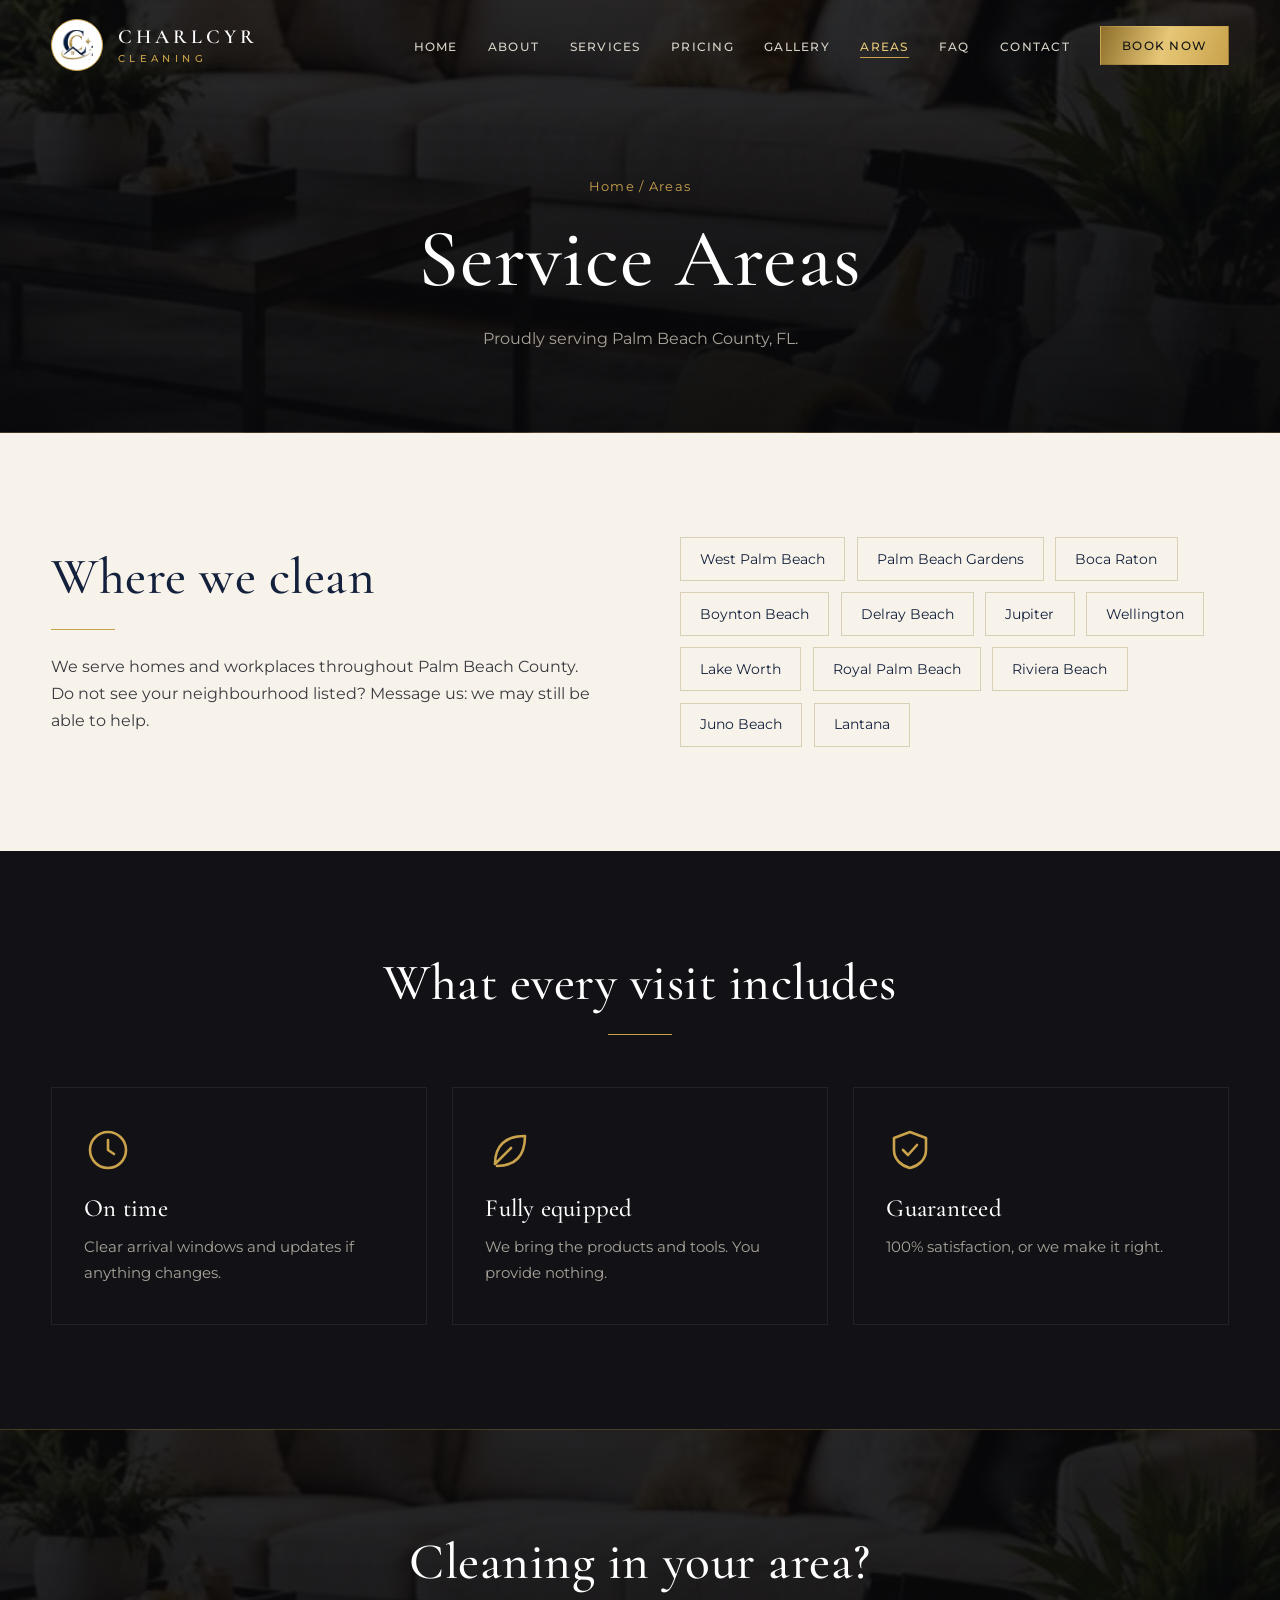
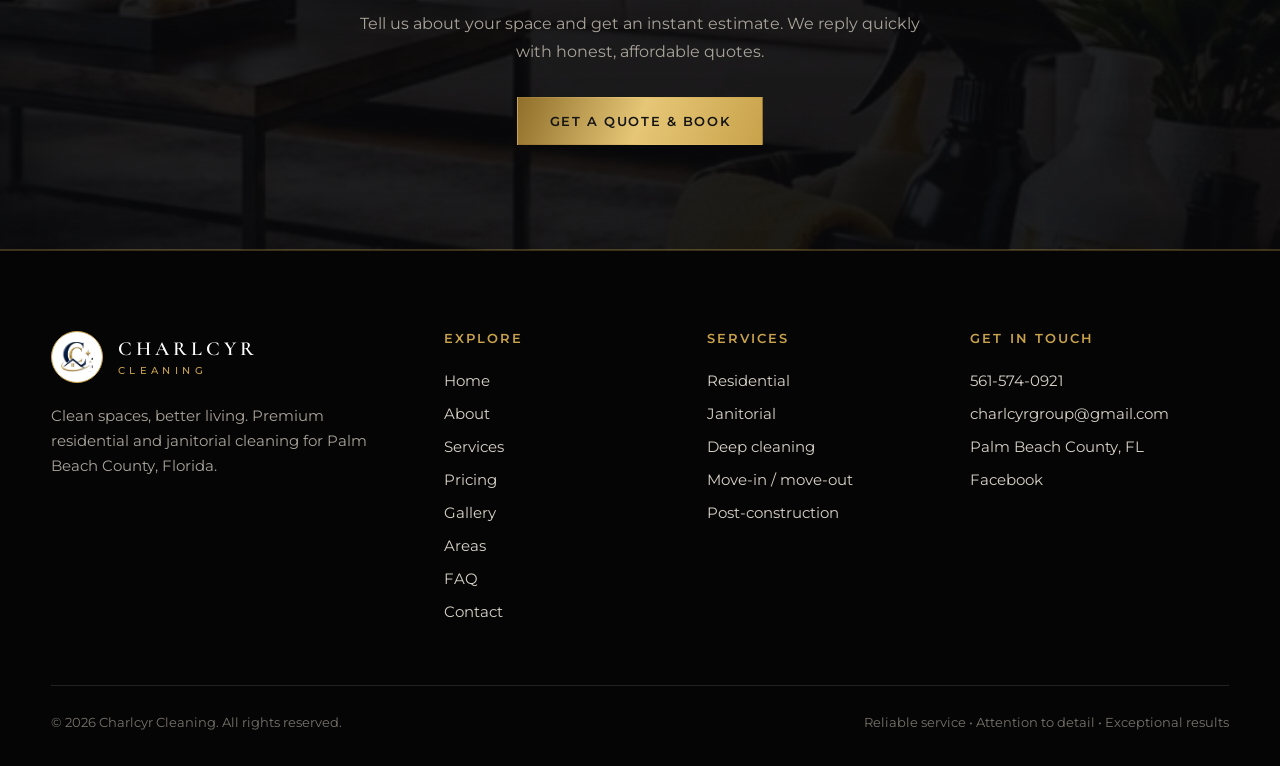
<file: areas.html>
<!doctype html>
<html lang="en">
  <head>
    <meta charset="utf-8" />
    <meta
      name="viewport"
      content="width=device-width,initial-scale=1"
    />
    <title>
      Service Areas | Charlcyr Cleaning, Palm Beach County
    </title>
    <meta
      name="description"
      content="Charlcyr Cleaning proudly serves Palm Beach County, Florida."
    />
    <meta
      name="theme-color"
      content="#08080a"
    />
    <link
      rel="icon"
      href="assets/img/logo-mark.png"
    />
    <link
      rel="preconnect"
      href="https://fonts.googleapis.com"
    />
    <link
      rel="preconnect"
      href="https://fonts.gstatic.com"
      crossorigin
    />
    <link
      href="https://fonts.googleapis.com/css2?family=Cormorant+Garamond:ital,wght@0,500;0,600;1,500&family=Montserrat:wght@400;500;600&display=swap"
      rel="stylesheet"
    />
    <link
      rel="stylesheet"
      href="css/style.css"
    />
  </head>
  <body>
    <header class="nav">
      <div class="wrap">
        <a
          class="brand"
          href="index.html"
          aria-label="Charlcyr Cleaning home"
          ><span class="mono"
            ><img
              src="assets/img/logo-mark.png"
              alt="" /></span
          ><span
            ><b>CHARLCYR</b><small>CLEANING</small></span
          ></a
        >
        <nav aria-label="Main">
          <ul class="menu">
            <li><a href="index.html">Home</a></li>
            <li><a href="about.html">About</a></li>
            <li><a href="services.html">Services</a></li>
            <li><a href="pricing.html">Pricing</a></li>
            <li><a href="gallery.html">Gallery</a></li>
            <li>
              <a
                href="areas.html"
                class="on"
                >Areas</a
              >
            </li>
            <li><a href="faq.html">FAQ</a></li>
            <li><a href="contact.html">Contact</a></li>
            <li>
              <a
                class="btn solid"
                href="booking.html"
                style="
                  padding: 0.7rem 1.3rem;
                  color: #141414;
                "
                >Book now</a
              >
            </li>
          </ul>
        </nav>
        <button
          class="burger"
          aria-label="Menu"
          aria-expanded="false"
        >
          <i></i><i></i><i></i>
        </button>
      </div>
    </header>
    <main>
      <section class="banner">
        <div class="wrap">
          <div class="crumb">Home / Areas</div>
          <h1>Service Areas</h1>
          <p>Proudly serving Palm Beach County, FL.</p>
        </div>
      </section>
      <section class="light">
        <div class="wrap split">
          <div class="rv">
            <h2>Where we clean</h2>
            <span class="rule"></span>
            <p>
              We serve homes and workplaces throughout Palm
              Beach County. Do not see your neighbourhood
              listed? Message us: we may still be able to
              help.
            </p>
          </div>
          <div class="areas rv">
            <span>West Palm Beach</span
            ><span>Palm Beach Gardens</span
            ><span>Boca Raton</span
            ><span>Boynton Beach</span
            ><span>Delray Beach</span><span>Jupiter</span
            ><span>Wellington</span><span>Lake Worth</span
            ><span>Royal Palm Beach</span
            ><span>Riviera Beach</span
            ><span>Juno Beach</span><span>Lantana</span>
          </div>
        </div>
      </section>
      <section class="panel">
        <div class="wrap">
          <div class="head c rv">
            <h2>What every visit includes</h2>
            <span class="rule"></span>
          </div>
          <div class="grid g3">
            <div class="card rv">
              <div class="ico">
                <svg viewBox="0 0 24 24">
                  <circle
                    cx="12"
                    cy="12"
                    r="9"
                  />
                  <path d="M12 7v5l3 2" />
                </svg>
              </div>
              <h3>On time</h3>
              <p>
                Clear arrival windows and updates if
                anything changes.
              </p>
            </div>
            <div class="card rv">
              <div class="ico">
                <svg viewBox="0 0 24 24">
                  <path
                    d="M5 19c0-9 5-14 15-14 0 10-5 15-14 15M5 19l8-8"
                  />
                </svg>
              </div>
              <h3>Fully equipped</h3>
              <p>
                We bring the products and tools. You provide
                nothing.
              </p>
            </div>
            <div class="card rv">
              <div class="ico">
                <svg viewBox="0 0 24 24">
                  <path
                    d="M12 3l8 3v6c0 5-4 8-8 9-4-1-8-4-8-9V6z"
                  />
                  <path d="M8.5 12l2.5 2.5 4.5-5" />
                </svg>
              </div>
              <h3>Guaranteed</h3>
              <p>100% satisfaction, or we make it right.</p>
            </div>
          </div>
        </div>
      </section>
      <section class="cta-band">
        <div class="wrap">
          <h2>Cleaning in your area?</h2>
          <p style="max-width: 52ch">
            Tell us about your space and get an instant
            estimate. We reply quickly with honest,
            affordable quotes.
          </p>
          <a
            class="btn solid"
            href="booking.html"
            >Get a quote &amp; book</a
          >
        </div>
      </section>
    </main>
    <footer>
      <div class="wrap">
        <div class="fgrid">
          <div>
            <a
              class="brand"
              href="index.html"
              ><span class="mono"
                ><img
                  src="assets/img/logo-mark.png"
                  alt="" /></span
              ><span
                ><b>CHARLCYR</b
                ><small>CLEANING</small></span
              ></a
            >
            <p style="margin-top: 1.3rem">
              Clean spaces, better living. Premium
              residential and janitorial cleaning for Palm
              Beach County, Florida.
            </p>
          </div>
          <div>
            <h4>Explore</h4>
            <ul>
              <li><a href="index.html">Home</a></li>
              <li><a href="about.html">About</a></li>
              <li><a href="services.html">Services</a></li>
              <li><a href="pricing.html">Pricing</a></li>
              <li><a href="gallery.html">Gallery</a></li>
              <li><a href="areas.html">Areas</a></li>
              <li><a href="faq.html">FAQ</a></li>
              <li><a href="contact.html">Contact</a></li>
            </ul>
          </div>
          <div>
            <h4>Services</h4>
            <ul>
              <li>
                <a href="services.html">Residential</a>
              </li>
              <li>
                <a href="services.html">Janitorial</a>
              </li>
              <li>
                <a href="services.html">Deep cleaning</a>
              </li>
              <li>
                <a href="services.html"
                  >Move-in / move-out</a
                >
              </li>
              <li>
                <a href="services.html"
                  >Post-construction</a
                >
              </li>
            </ul>
          </div>
          <div>
            <h4>Get in touch</h4>
            <ul>
              <li>
                <a href="tel:+15615740921">561-574-0921</a>
              </li>
              <li>
                <a href="mailto:charlcyrgroup@gmail.com"
                  >charlcyrgroup@gmail.com</a
                >
              </li>
              <li>Palm Beach County, FL</li>
              <li>
                <a
                  href="https://web.facebook.com/profile.php?id=61591399979076"
                  target="_blank"
                  rel="noopener"
                  >Facebook</a
                >
              </li>
            </ul>
          </div>
        </div>
        <div class="copy">
          <span
            >&copy; <span data-year></span> Charlcyr
            Cleaning. All rights reserved.</span
          ><span
            >Reliable service &bull; Attention to detail
            &bull; Exceptional results</span
          >
        </div>
      </div>
    </footer>
    <a
      class="call"
      href="tel:+15615740921"
      >Call 561-574-0921</a
    ><button
      class="top"
      aria-label="Back to top"
    >
      &uarr;
    </button>
    <script src="js/config.js"></script>
    <script src="js/main.js"></script>
  </body>
</html>
</file>
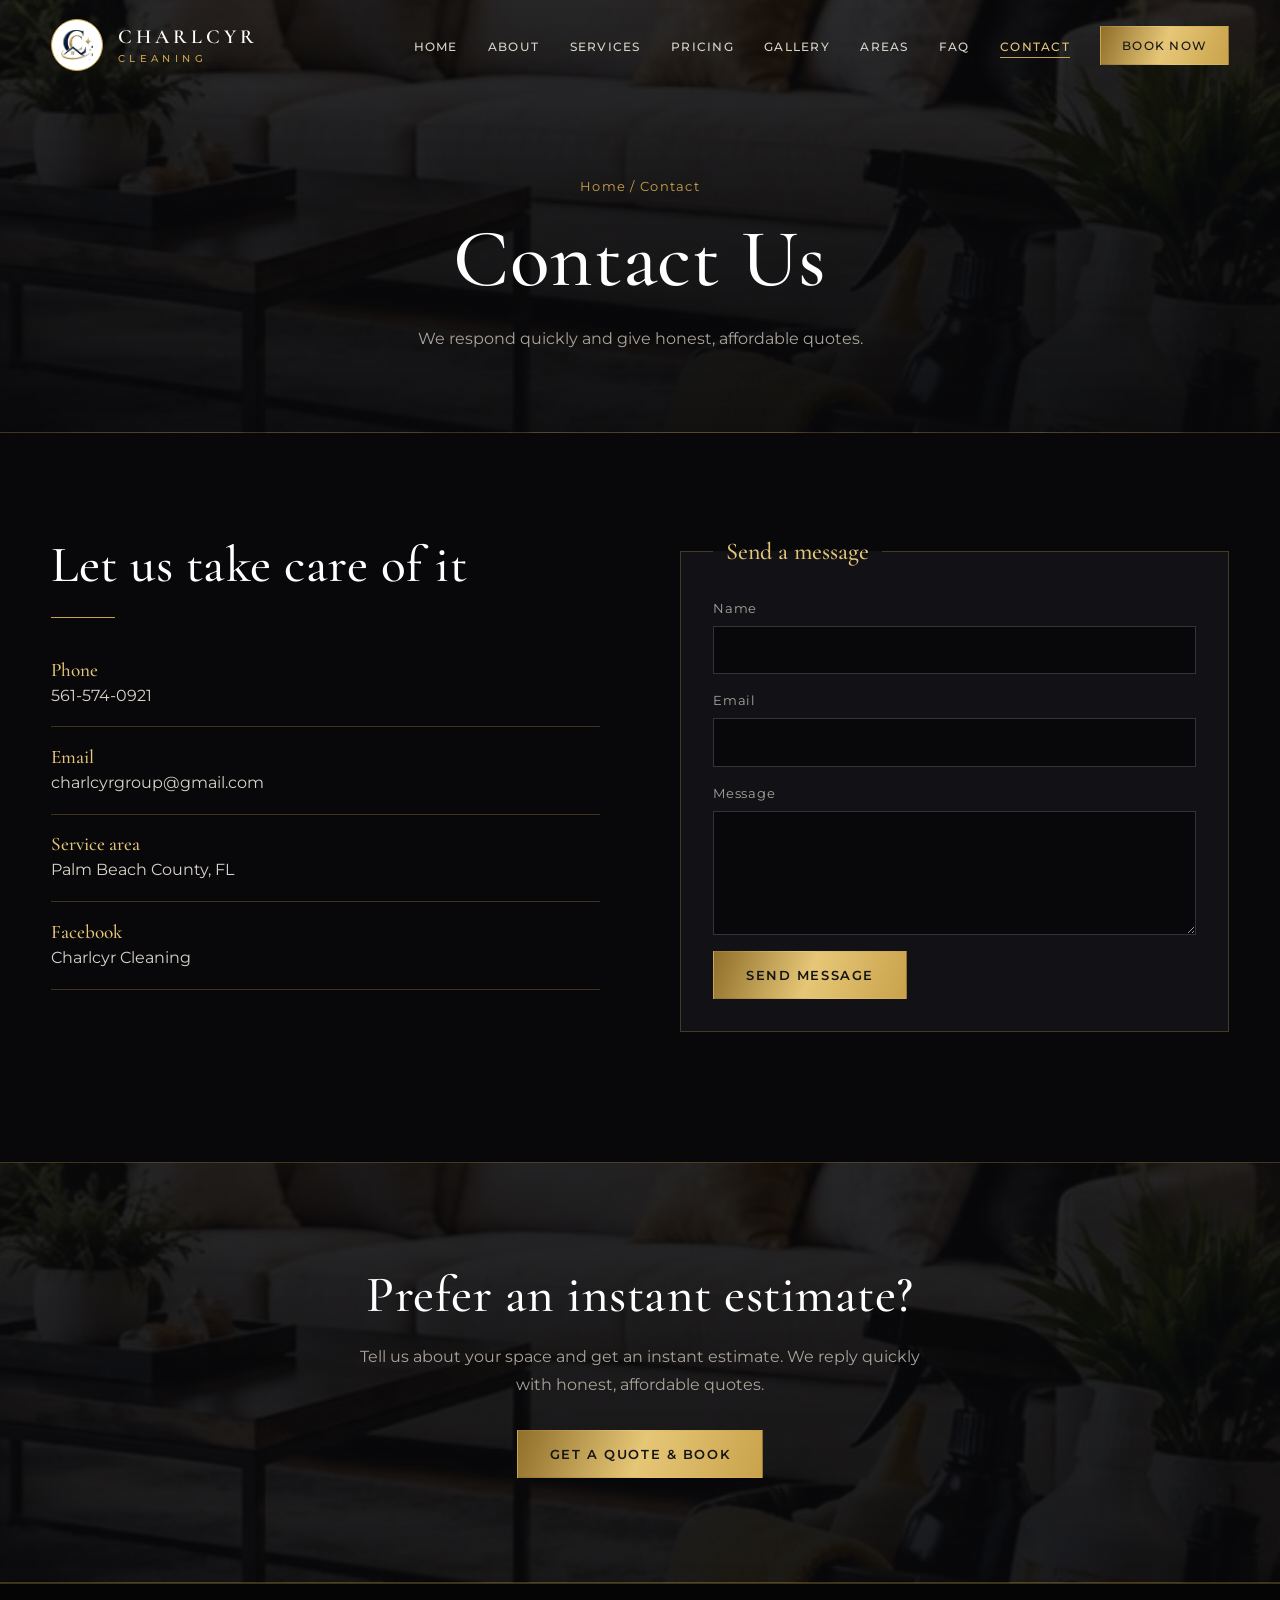
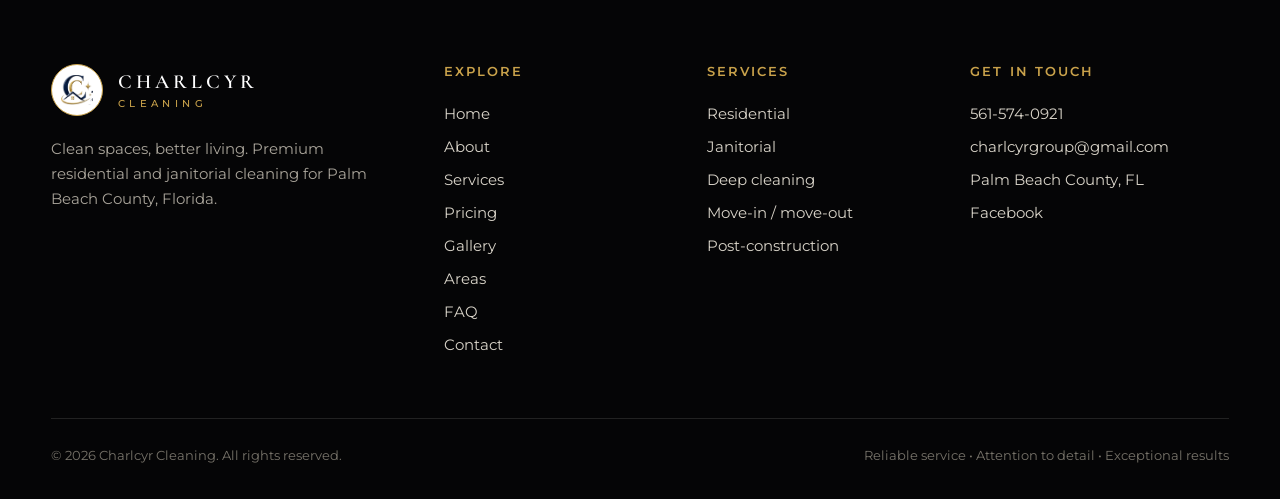
<file: contact.html>
<!doctype html>
<html lang="en">
  <head>
    <meta charset="utf-8" />
    <meta
      name="viewport"
      content="width=device-width,initial-scale=1"
    />
    <title>
      Contact | Charlcyr Cleaning, Palm Beach County
    </title>
    <meta
      name="description"
      content="Contact Charlcyr Cleaning for a free estimate."
    />
    <meta
      name="theme-color"
      content="#08080a"
    />
    <link
      rel="icon"
      href="assets/img/logo-mark.png"
    />
    <link
      rel="preconnect"
      href="https://fonts.googleapis.com"
    />
    <link
      rel="preconnect"
      href="https://fonts.gstatic.com"
      crossorigin
    />
    <link
      href="https://fonts.googleapis.com/css2?family=Cormorant+Garamond:ital,wght@0,500;0,600;1,500&family=Montserrat:wght@400;500;600&display=swap"
      rel="stylesheet"
    />
    <link
      rel="stylesheet"
      href="css/style.css"
    />
  </head>
  <body>
    <header class="nav">
      <div class="wrap">
        <a
          class="brand"
          href="index.html"
          aria-label="Charlcyr Cleaning home"
          ><span class="mono"
            ><img
              src="assets/img/logo-mark.png"
              alt="" /></span
          ><span
            ><b>CHARLCYR</b><small>CLEANING</small></span
          ></a
        >
        <nav aria-label="Main">
          <ul class="menu">
            <li><a href="index.html">Home</a></li>
            <li><a href="about.html">About</a></li>
            <li><a href="services.html">Services</a></li>
            <li><a href="pricing.html">Pricing</a></li>
            <li><a href="gallery.html">Gallery</a></li>
            <li><a href="areas.html">Areas</a></li>
            <li><a href="faq.html">FAQ</a></li>
            <li>
              <a
                href="contact.html"
                class="on"
                >Contact</a
              >
            </li>
            <li>
              <a
                class="btn solid"
                href="booking.html"
                style="
                  padding: 0.7rem 1.3rem;
                  color: #141414;
                "
                >Book now</a
              >
            </li>
          </ul>
        </nav>
        <button
          class="burger"
          aria-label="Menu"
          aria-expanded="false"
        >
          <i></i><i></i><i></i>
        </button>
      </div>
    </header>
    <main>
      <section class="banner">
        <div class="wrap">
          <div class="crumb">Home / Contact</div>
          <h1>Contact Us</h1>
          <p>
            We respond quickly and give honest, affordable
            quotes.
          </p>
        </div>
      </section>
      <section>
        <div
          class="wrap split"
          style="align-items: start"
        >
          <div class="rv">
            <h2>Let us take care of it</h2>
            <span class="rule"></span>
            <ul class="contact-list">
              <li>
                <b>Phone</b
                ><a href="tel:+15615740921">561-574-0921</a>
              </li>
              <li>
                <b>Email</b
                ><a href="mailto:charlcyrgroup@gmail.com"
                  >charlcyrgroup@gmail.com</a
                >
              </li>
              <li>
                <b>Service area</b>Palm Beach County, FL
              </li>
              <li>
                <b>Facebook</b
                ><a
                  href="https://web.facebook.com/profile.php?id=61591399979076"
                  target="_blank"
                  rel="noopener"
                  >Charlcyr Cleaning</a
                >
              </li>
            </ul>
          </div>
          <form
            class="rv"
            action="mailto:charlcyrgroup@gmail.com"
            method="post"
            enctype="text/plain"
          >
            <fieldset class="fset">
              <legend>Send a message</legend>
              <label class="f"
                >Name<input
                  name="name"
                  required /></label
              ><label class="f"
                >Email<input
                  type="email"
                  name="email"
                  required /></label
              ><label class="f"
                >Message<textarea
                  name="message"
                  rows="5"
                  required
                ></textarea></label
              ><button
                class="btn solid"
                type="submit"
              >
                Send message
              </button>
            </fieldset>
          </form>
        </div>
      </section>
      <section class="cta-band">
        <div class="wrap">
          <h2>Prefer an instant estimate?</h2>
          <p style="max-width: 52ch">
            Tell us about your space and get an instant
            estimate. We reply quickly with honest,
            affordable quotes.
          </p>
          <a
            class="btn solid"
            href="booking.html"
            >Get a quote &amp; book</a
          >
        </div>
      </section>
    </main>
    <footer>
      <div class="wrap">
        <div class="fgrid">
          <div>
            <a
              class="brand"
              href="index.html"
              ><span class="mono"
                ><img
                  src="assets/img/logo-mark.png"
                  alt="" /></span
              ><span
                ><b>CHARLCYR</b
                ><small>CLEANING</small></span
              ></a
            >
            <p style="margin-top: 1.3rem">
              Clean spaces, better living. Premium
              residential and janitorial cleaning for Palm
              Beach County, Florida.
            </p>
          </div>
          <div>
            <h4>Explore</h4>
            <ul>
              <li><a href="index.html">Home</a></li>
              <li><a href="about.html">About</a></li>
              <li><a href="services.html">Services</a></li>
              <li><a href="pricing.html">Pricing</a></li>
              <li><a href="gallery.html">Gallery</a></li>
              <li><a href="areas.html">Areas</a></li>
              <li><a href="faq.html">FAQ</a></li>
              <li><a href="contact.html">Contact</a></li>
            </ul>
          </div>
          <div>
            <h4>Services</h4>
            <ul>
              <li>
                <a href="services.html">Residential</a>
              </li>
              <li>
                <a href="services.html">Janitorial</a>
              </li>
              <li>
                <a href="services.html">Deep cleaning</a>
              </li>
              <li>
                <a href="services.html"
                  >Move-in / move-out</a
                >
              </li>
              <li>
                <a href="services.html"
                  >Post-construction</a
                >
              </li>
            </ul>
          </div>
          <div>
            <h4>Get in touch</h4>
            <ul>
              <li>
                <a href="tel:+15615740921">561-574-0921</a>
              </li>
              <li>
                <a href="mailto:charlcyrgroup@gmail.com"
                  >charlcyrgroup@gmail.com</a
                >
              </li>
              <li>Palm Beach County, FL</li>
              <li>
                <a
                  href="https://web.facebook.com/profile.php?id=61591399979076"
                  target="_blank"
                  rel="noopener"
                  >Facebook</a
                >
              </li>
            </ul>
          </div>
        </div>
        <div class="copy">
          <span
            >&copy; <span data-year></span> Charlcyr
            Cleaning. All rights reserved.</span
          ><span
            >Reliable service &bull; Attention to detail
            &bull; Exceptional results</span
          >
        </div>
      </div>
    </footer>
    <a
      class="call"
      href="tel:+15615740921"
      >Call 561-574-0921</a
    ><button
      class="top"
      aria-label="Back to top"
    >
      &uarr;
    </button>
    <script src="js/config.js"></script>
    <script src="js/main.js"></script>
  </body>
</html>
</file>
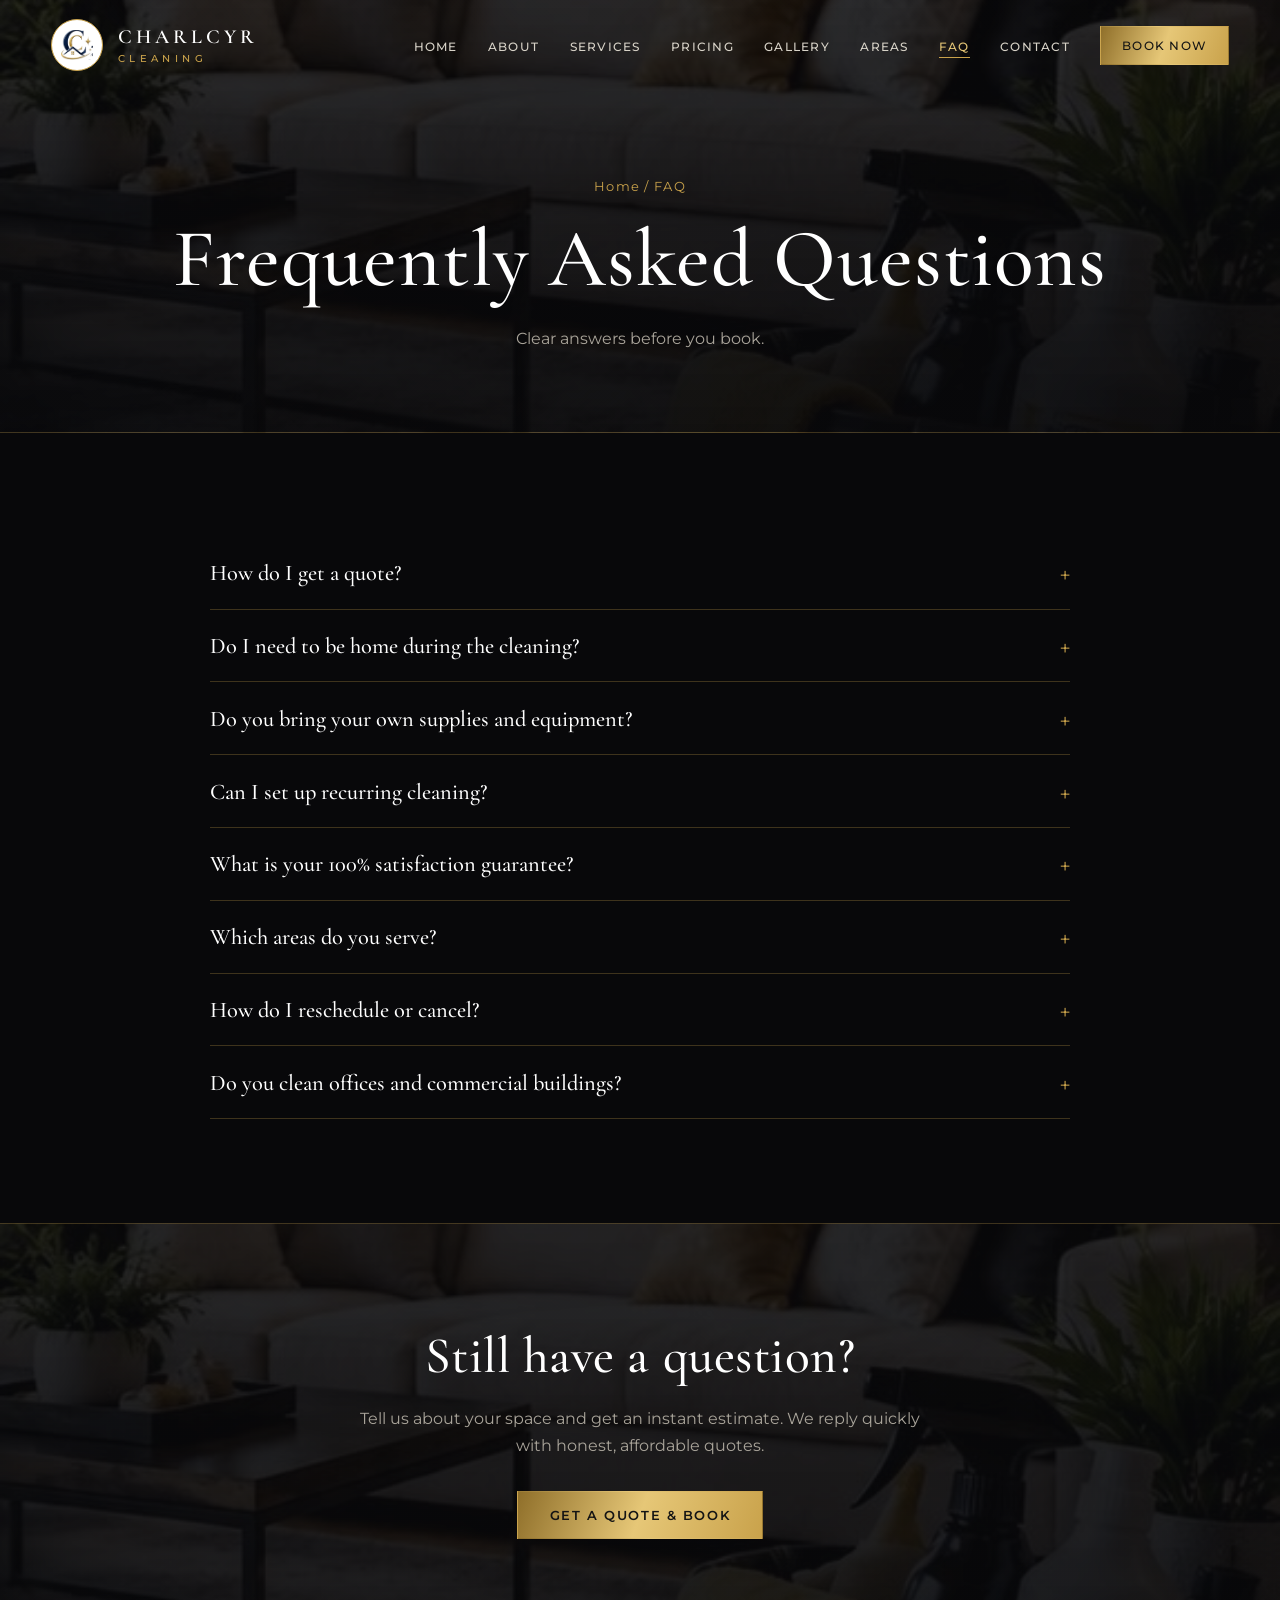
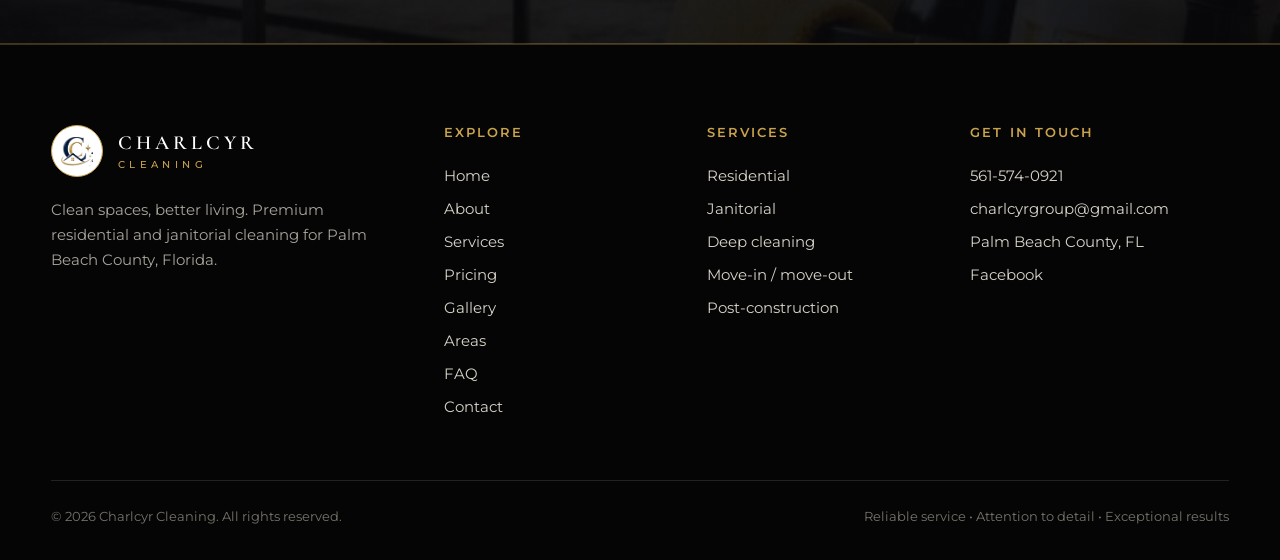
<file: faq.html>
<!doctype html>
<html lang="en">
  <head>
    <meta charset="utf-8" />
    <meta
      name="viewport"
      content="width=device-width,initial-scale=1"
    />
    <title>
      FAQ | Charlcyr Cleaning, Palm Beach County
    </title>
    <meta
      name="description"
      content="Answers to common questions about Charlcyr Cleaning."
    />
    <meta
      name="theme-color"
      content="#08080a"
    />
    <link
      rel="icon"
      href="assets/img/logo-mark.png"
    />
    <link
      rel="preconnect"
      href="https://fonts.googleapis.com"
    />
    <link
      rel="preconnect"
      href="https://fonts.gstatic.com"
      crossorigin
    />
    <link
      href="https://fonts.googleapis.com/css2?family=Cormorant+Garamond:ital,wght@0,500;0,600;1,500&family=Montserrat:wght@400;500;600&display=swap"
      rel="stylesheet"
    />
    <link
      rel="stylesheet"
      href="css/style.css"
    />
  </head>
  <body>
    <header class="nav">
      <div class="wrap">
        <a
          class="brand"
          href="index.html"
          aria-label="Charlcyr Cleaning home"
          ><span class="mono"
            ><img
              src="assets/img/logo-mark.png"
              alt="" /></span
          ><span
            ><b>CHARLCYR</b><small>CLEANING</small></span
          ></a
        >
        <nav aria-label="Main">
          <ul class="menu">
            <li><a href="index.html">Home</a></li>
            <li><a href="about.html">About</a></li>
            <li><a href="services.html">Services</a></li>
            <li><a href="pricing.html">Pricing</a></li>
            <li><a href="gallery.html">Gallery</a></li>
            <li><a href="areas.html">Areas</a></li>
            <li>
              <a
                href="faq.html"
                class="on"
                >FAQ</a
              >
            </li>
            <li><a href="contact.html">Contact</a></li>
            <li>
              <a
                class="btn solid"
                href="booking.html"
                style="
                  padding: 0.7rem 1.3rem;
                  color: #141414;
                "
                >Book now</a
              >
            </li>
          </ul>
        </nav>
        <button
          class="burger"
          aria-label="Menu"
          aria-expanded="false"
        >
          <i></i><i></i><i></i>
        </button>
      </div>
    </header>
    <main>
      <section class="banner">
        <div class="wrap">
          <div class="crumb">Home / FAQ</div>
          <h1>Frequently Asked Questions</h1>
          <p>Clear answers before you book.</p>
        </div>
      </section>
      <section>
        <div
          class="wrap"
          style="max-width: 860px"
        >
          <div class="rv">
            <div class="faq">
              <details>
                <summary>How do I get a quote?</summary>
                <p>
                  Use the quote calculator on the booking
                  page for an instant estimate, or message
                  us on 561-574-0921. We confirm every quote
                  before your first visit.
                </p>
              </details>
              <details>
                <summary>
                  Do I need to be home during the cleaning?
                </summary>
                <p>
                  No. Many clients give us entry
                  instructions and relax. If you prefer to
                  be there, that is fine too.
                </p>
              </details>
              <details>
                <summary>
                  Do you bring your own supplies and
                  equipment?
                </summary>
                <p>
                  Yes. We arrive with professional-grade
                  products and tools. If you prefer specific
                  products, tell us in your booking notes.
                </p>
              </details>
              <details>
                <summary>
                  Can I set up recurring cleaning?
                </summary>
                <p>
                  Yes. Choose weekly, bi-weekly or monthly
                  plans and save on every visit. Deep,
                  move-in/out and post-construction cleans
                  are one-time services.
                </p>
              </details>
              <details>
                <summary>
                  What is your 100% satisfaction guarantee?
                </summary>
                <p>
                  If anything is missed, tell us and we will
                  make it right. Your satisfaction is our
                  priority.
                </p>
              </details>
              <details>
                <summary>Which areas do you serve?</summary>
                <p>
                  We proudly serve Palm Beach County, FL,
                  including West Palm Beach and nearby
                  communities. See the areas page for the
                  list.
                </p>
              </details>
              <details>
                <summary>
                  How do I reschedule or cancel?
                </summary>
                <p>
                  Call or message us as early as you can. We
                  will find a new time that works around
                  your schedule.
                </p>
              </details>
              <details>
                <summary>
                  Do you clean offices and commercial
                  buildings?
                </summary>
                <p>
                  Yes. Our janitorial service covers
                  offices, buildings and facilities on a
                  daily, weekly or custom schedule.
                </p>
              </details>
            </div>
          </div>
        </div>
      </section>
      <section class="cta-band">
        <div class="wrap">
          <h2>Still have a question?</h2>
          <p style="max-width: 52ch">
            Tell us about your space and get an instant
            estimate. We reply quickly with honest,
            affordable quotes.
          </p>
          <a
            class="btn solid"
            href="booking.html"
            >Get a quote &amp; book</a
          >
        </div>
      </section>
    </main>
    <footer>
      <div class="wrap">
        <div class="fgrid">
          <div>
            <a
              class="brand"
              href="index.html"
              ><span class="mono"
                ><img
                  src="assets/img/logo-mark.png"
                  alt="" /></span
              ><span
                ><b>CHARLCYR</b
                ><small>CLEANING</small></span
              ></a
            >
            <p style="margin-top: 1.3rem">
              Clean spaces, better living. Premium
              residential and janitorial cleaning for Palm
              Beach County, Florida.
            </p>
          </div>
          <div>
            <h4>Explore</h4>
            <ul>
              <li><a href="index.html">Home</a></li>
              <li><a href="about.html">About</a></li>
              <li><a href="services.html">Services</a></li>
              <li><a href="pricing.html">Pricing</a></li>
              <li><a href="gallery.html">Gallery</a></li>
              <li><a href="areas.html">Areas</a></li>
              <li><a href="faq.html">FAQ</a></li>
              <li><a href="contact.html">Contact</a></li>
            </ul>
          </div>
          <div>
            <h4>Services</h4>
            <ul>
              <li>
                <a href="services.html">Residential</a>
              </li>
              <li>
                <a href="services.html">Janitorial</a>
              </li>
              <li>
                <a href="services.html">Deep cleaning</a>
              </li>
              <li>
                <a href="services.html"
                  >Move-in / move-out</a
                >
              </li>
              <li>
                <a href="services.html"
                  >Post-construction</a
                >
              </li>
            </ul>
          </div>
          <div>
            <h4>Get in touch</h4>
            <ul>
              <li>
                <a href="tel:+15615740921">561-574-0921</a>
              </li>
              <li>
                <a href="mailto:charlcyrgroup@gmail.com"
                  >charlcyrgroup@gmail.com</a
                >
              </li>
              <li>Palm Beach County, FL</li>
              <li>
                <a
                  href="https://web.facebook.com/profile.php?id=61591399979076"
                  target="_blank"
                  rel="noopener"
                  >Facebook</a
                >
              </li>
            </ul>
          </div>
        </div>
        <div class="copy">
          <span
            >&copy; <span data-year></span> Charlcyr
            Cleaning. All rights reserved.</span
          ><span
            >Reliable service &bull; Attention to detail
            &bull; Exceptional results</span
          >
        </div>
      </div>
    </footer>
    <a
      class="call"
      href="tel:+15615740921"
      >Call 561-574-0921</a
    ><button
      class="top"
      aria-label="Back to top"
    >
      &uarr;
    </button>
    <script src="js/config.js"></script>
    <script src="js/main.js"></script>
  </body>
</html>
</file>
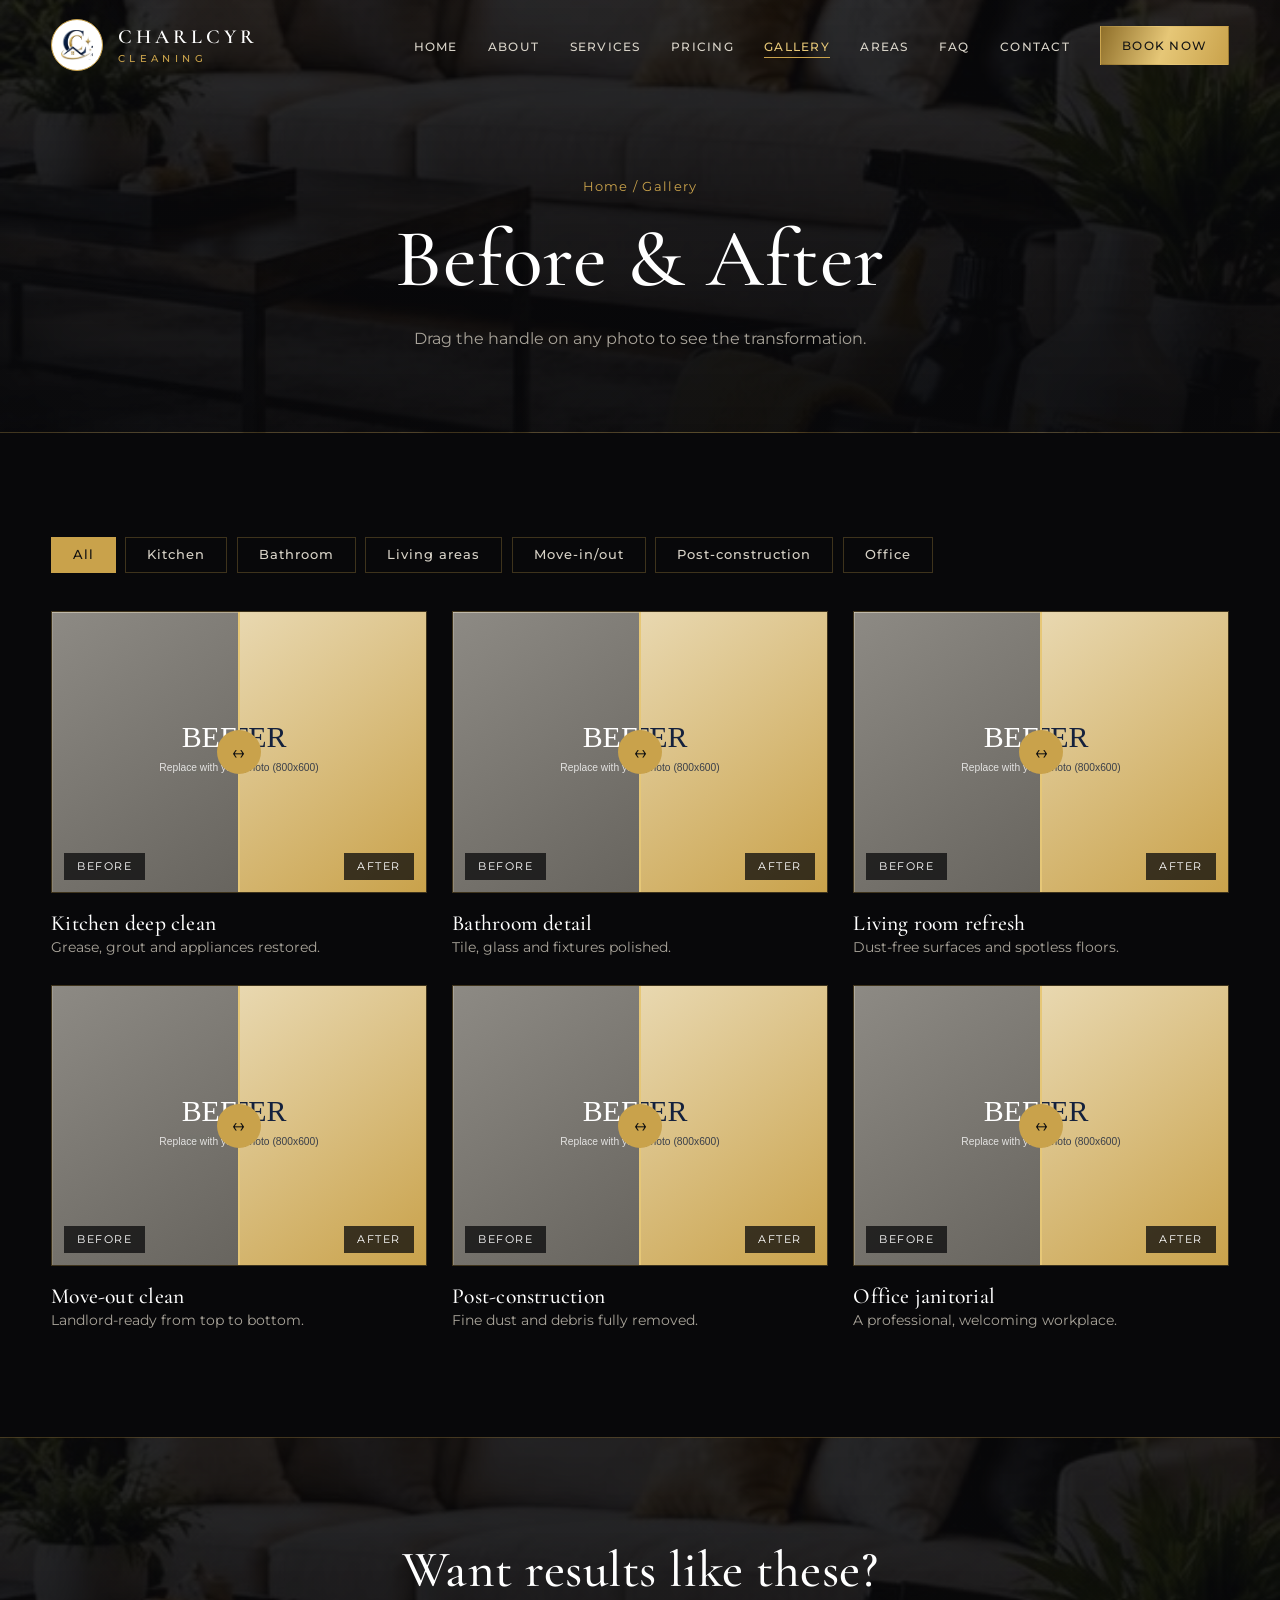
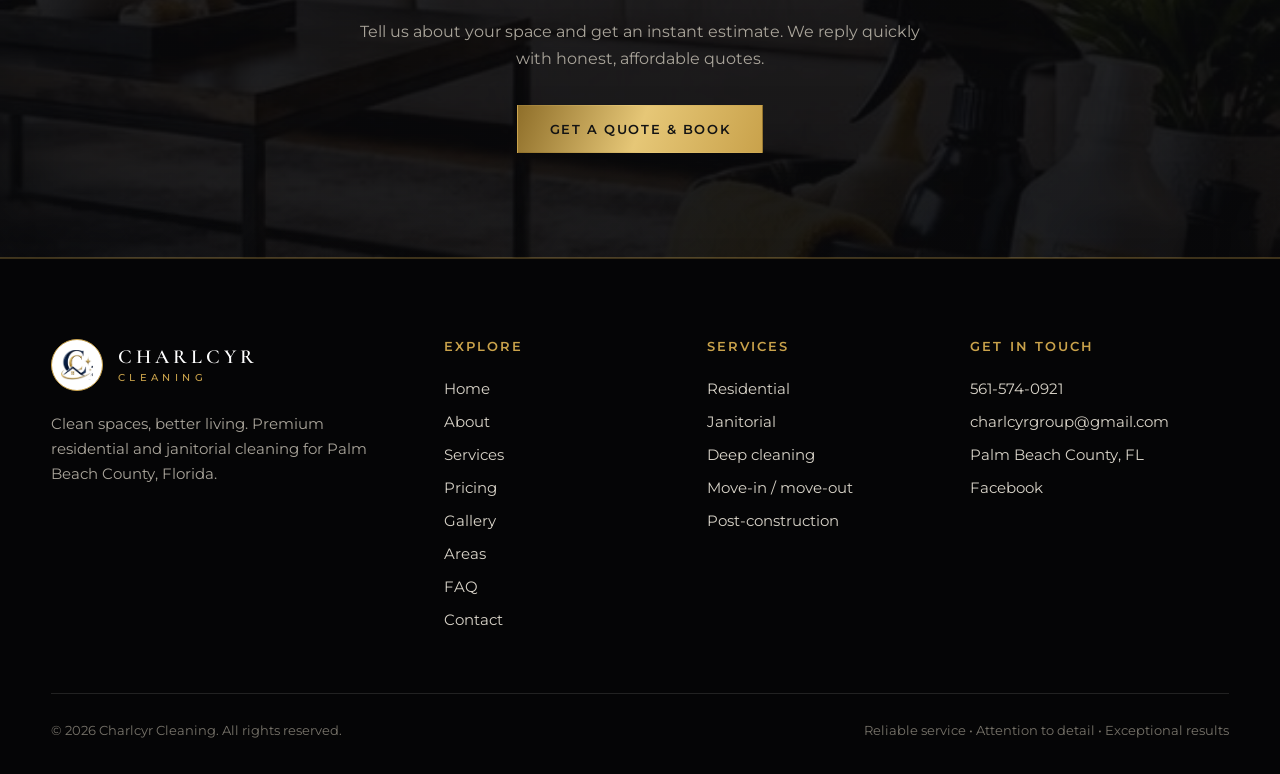
<file: gallery.html>
<!doctype html>
<html lang="en">
  <head>
    <meta charset="utf-8" />
    <meta
      name="viewport"
      content="width=device-width,initial-scale=1"
    />
    <title>
      Before & After Gallery | Charlcyr Cleaning, Palm Beach
      County
    </title>
    <meta
      name="description"
      content="See before-and-after results from Charlcyr Cleaning."
    />
    <meta
      name="theme-color"
      content="#08080a"
    />
    <link
      rel="icon"
      href="assets/img/logo-mark.png"
    />
    <link
      rel="preconnect"
      href="https://fonts.googleapis.com"
    />
    <link
      rel="preconnect"
      href="https://fonts.gstatic.com"
      crossorigin
    />
    <link
      href="https://fonts.googleapis.com/css2?family=Cormorant+Garamond:ital,wght@0,500;0,600;1,500&family=Montserrat:wght@400;500;600&display=swap"
      rel="stylesheet"
    />
    <link
      rel="stylesheet"
      href="css/style.css"
    />
  </head>
  <body>
    <header class="nav">
      <div class="wrap">
        <a
          class="brand"
          href="index.html"
          aria-label="Charlcyr Cleaning home"
          ><span class="mono"
            ><img
              src="assets/img/logo-mark.png"
              alt="" /></span
          ><span
            ><b>CHARLCYR</b><small>CLEANING</small></span
          ></a
        >
        <nav aria-label="Main">
          <ul class="menu">
            <li><a href="index.html">Home</a></li>
            <li><a href="about.html">About</a></li>
            <li><a href="services.html">Services</a></li>
            <li><a href="pricing.html">Pricing</a></li>
            <li>
              <a
                href="gallery.html"
                class="on"
                >Gallery</a
              >
            </li>
            <li><a href="areas.html">Areas</a></li>
            <li><a href="faq.html">FAQ</a></li>
            <li><a href="contact.html">Contact</a></li>
            <li>
              <a
                class="btn solid"
                href="booking.html"
                style="
                  padding: 0.7rem 1.3rem;
                  color: #141414;
                "
                >Book now</a
              >
            </li>
          </ul>
        </nav>
        <button
          class="burger"
          aria-label="Menu"
          aria-expanded="false"
        >
          <i></i><i></i><i></i>
        </button>
      </div>
    </header>
    <main>
      <section class="banner">
        <div class="wrap">
          <div class="crumb">Home / Gallery</div>
          <h1>Before &amp; After</h1>
          <p>
            Drag the handle on any photo to see the
            transformation.
          </p>
        </div>
      </section>
      <section>
        <div class="wrap">
          <div class="filters rv">
            <button
              class="on"
              data-f="all"
            >
              All</button
            ><button data-f="kitchen">Kitchen</button
            ><button data-f="bath">Bathroom</button
            ><button data-f="living">Living areas</button
            ><button data-f="move">Move-in/out</button
            ><button data-f="post">Post-construction</button
            ><button data-f="office">Office</button>
          </div>
          <div class="grid g3">
            <article
              class="case rv"
              data-c="kitchen"
            >
              <div class="ba">
                <img
                  src="assets/gallery/placeholder-after.svg"
                  alt="After: Kitchen deep clean"
                /><img
                  class="before"
                  src="assets/gallery/placeholder-before.svg"
                  alt="Before: Kitchen deep clean"
                /><span class="lab l1">BEFORE</span
                ><span class="lab l2">AFTER</span>
                <div class="bar"></div>
                <input
                  type="range"
                  min="0"
                  max="100"
                  value="50"
                  aria-label="Compare before and after: Kitchen deep clean"
                />
              </div>
              <h3>Kitchen deep clean</h3>
              <p>Grease, grout and appliances restored.</p>
            </article>
            <article
              class="case rv"
              data-c="bath"
            >
              <div class="ba">
                <img
                  src="assets/gallery/placeholder-after.svg"
                  alt="After: Bathroom detail"
                /><img
                  class="before"
                  src="assets/gallery/placeholder-before.svg"
                  alt="Before: Bathroom detail"
                /><span class="lab l1">BEFORE</span
                ><span class="lab l2">AFTER</span>
                <div class="bar"></div>
                <input
                  type="range"
                  min="0"
                  max="100"
                  value="50"
                  aria-label="Compare before and after: Bathroom detail"
                />
              </div>
              <h3>Bathroom detail</h3>
              <p>Tile, glass and fixtures polished.</p>
            </article>
            <article
              class="case rv"
              data-c="living"
            >
              <div class="ba">
                <img
                  src="assets/gallery/placeholder-after.svg"
                  alt="After: Living room refresh"
                /><img
                  class="before"
                  src="assets/gallery/placeholder-before.svg"
                  alt="Before: Living room refresh"
                /><span class="lab l1">BEFORE</span
                ><span class="lab l2">AFTER</span>
                <div class="bar"></div>
                <input
                  type="range"
                  min="0"
                  max="100"
                  value="50"
                  aria-label="Compare before and after: Living room refresh"
                />
              </div>
              <h3>Living room refresh</h3>
              <p>Dust-free surfaces and spotless floors.</p>
            </article>
            <article
              class="case rv"
              data-c="move"
            >
              <div class="ba">
                <img
                  src="assets/gallery/placeholder-after.svg"
                  alt="After: Move-out clean"
                /><img
                  class="before"
                  src="assets/gallery/placeholder-before.svg"
                  alt="Before: Move-out clean"
                /><span class="lab l1">BEFORE</span
                ><span class="lab l2">AFTER</span>
                <div class="bar"></div>
                <input
                  type="range"
                  min="0"
                  max="100"
                  value="50"
                  aria-label="Compare before and after: Move-out clean"
                />
              </div>
              <h3>Move-out clean</h3>
              <p>Landlord-ready from top to bottom.</p>
            </article>
            <article
              class="case rv"
              data-c="post"
            >
              <div class="ba">
                <img
                  src="assets/gallery/placeholder-after.svg"
                  alt="After: Post-construction"
                /><img
                  class="before"
                  src="assets/gallery/placeholder-before.svg"
                  alt="Before: Post-construction"
                /><span class="lab l1">BEFORE</span
                ><span class="lab l2">AFTER</span>
                <div class="bar"></div>
                <input
                  type="range"
                  min="0"
                  max="100"
                  value="50"
                  aria-label="Compare before and after: Post-construction"
                />
              </div>
              <h3>Post-construction</h3>
              <p>Fine dust and debris fully removed.</p>
            </article>
            <article
              class="case rv"
              data-c="office"
            >
              <div class="ba">
                <img
                  src="assets/gallery/placeholder-after.svg"
                  alt="After: Office janitorial"
                /><img
                  class="before"
                  src="assets/gallery/placeholder-before.svg"
                  alt="Before: Office janitorial"
                /><span class="lab l1">BEFORE</span
                ><span class="lab l2">AFTER</span>
                <div class="bar"></div>
                <input
                  type="range"
                  min="0"
                  max="100"
                  value="50"
                  aria-label="Compare before and after: Office janitorial"
                />
              </div>
              <h3>Office janitorial</h3>
              <p>A professional, welcoming workplace.</p>
            </article>
          </div>
        </div>
      </section>
      <section class="cta-band">
        <div class="wrap">
          <h2>Want results like these?</h2>
          <p style="max-width: 52ch">
            Tell us about your space and get an instant
            estimate. We reply quickly with honest,
            affordable quotes.
          </p>
          <a
            class="btn solid"
            href="booking.html"
            >Get a quote &amp; book</a
          >
        </div>
      </section>
    </main>
    <footer>
      <div class="wrap">
        <div class="fgrid">
          <div>
            <a
              class="brand"
              href="index.html"
              ><span class="mono"
                ><img
                  src="assets/img/logo-mark.png"
                  alt="" /></span
              ><span
                ><b>CHARLCYR</b
                ><small>CLEANING</small></span
              ></a
            >
            <p style="margin-top: 1.3rem">
              Clean spaces, better living. Premium
              residential and janitorial cleaning for Palm
              Beach County, Florida.
            </p>
          </div>
          <div>
            <h4>Explore</h4>
            <ul>
              <li><a href="index.html">Home</a></li>
              <li><a href="about.html">About</a></li>
              <li><a href="services.html">Services</a></li>
              <li><a href="pricing.html">Pricing</a></li>
              <li><a href="gallery.html">Gallery</a></li>
              <li><a href="areas.html">Areas</a></li>
              <li><a href="faq.html">FAQ</a></li>
              <li><a href="contact.html">Contact</a></li>
            </ul>
          </div>
          <div>
            <h4>Services</h4>
            <ul>
              <li>
                <a href="services.html">Residential</a>
              </li>
              <li>
                <a href="services.html">Janitorial</a>
              </li>
              <li>
                <a href="services.html">Deep cleaning</a>
              </li>
              <li>
                <a href="services.html"
                  >Move-in / move-out</a
                >
              </li>
              <li>
                <a href="services.html"
                  >Post-construction</a
                >
              </li>
            </ul>
          </div>
          <div>
            <h4>Get in touch</h4>
            <ul>
              <li>
                <a href="tel:+15615740921">561-574-0921</a>
              </li>
              <li>
                <a href="mailto:charlcyrgroup@gmail.com"
                  >charlcyrgroup@gmail.com</a
                >
              </li>
              <li>Palm Beach County, FL</li>
              <li>
                <a
                  href="https://web.facebook.com/profile.php?id=61591399979076"
                  target="_blank"
                  rel="noopener"
                  >Facebook</a
                >
              </li>
            </ul>
          </div>
        </div>
        <div class="copy">
          <span
            >&copy; <span data-year></span> Charlcyr
            Cleaning. All rights reserved.</span
          ><span
            >Reliable service &bull; Attention to detail
            &bull; Exceptional results</span
          >
        </div>
      </div>
    </footer>
    <a
      class="call"
      href="tel:+15615740921"
      >Call 561-574-0921</a
    ><button
      class="top"
      aria-label="Back to top"
    >
      &uarr;
    </button>
    <script src="js/config.js"></script>
    <script src="js/main.js"></script>
  </body>
</html>
</file>
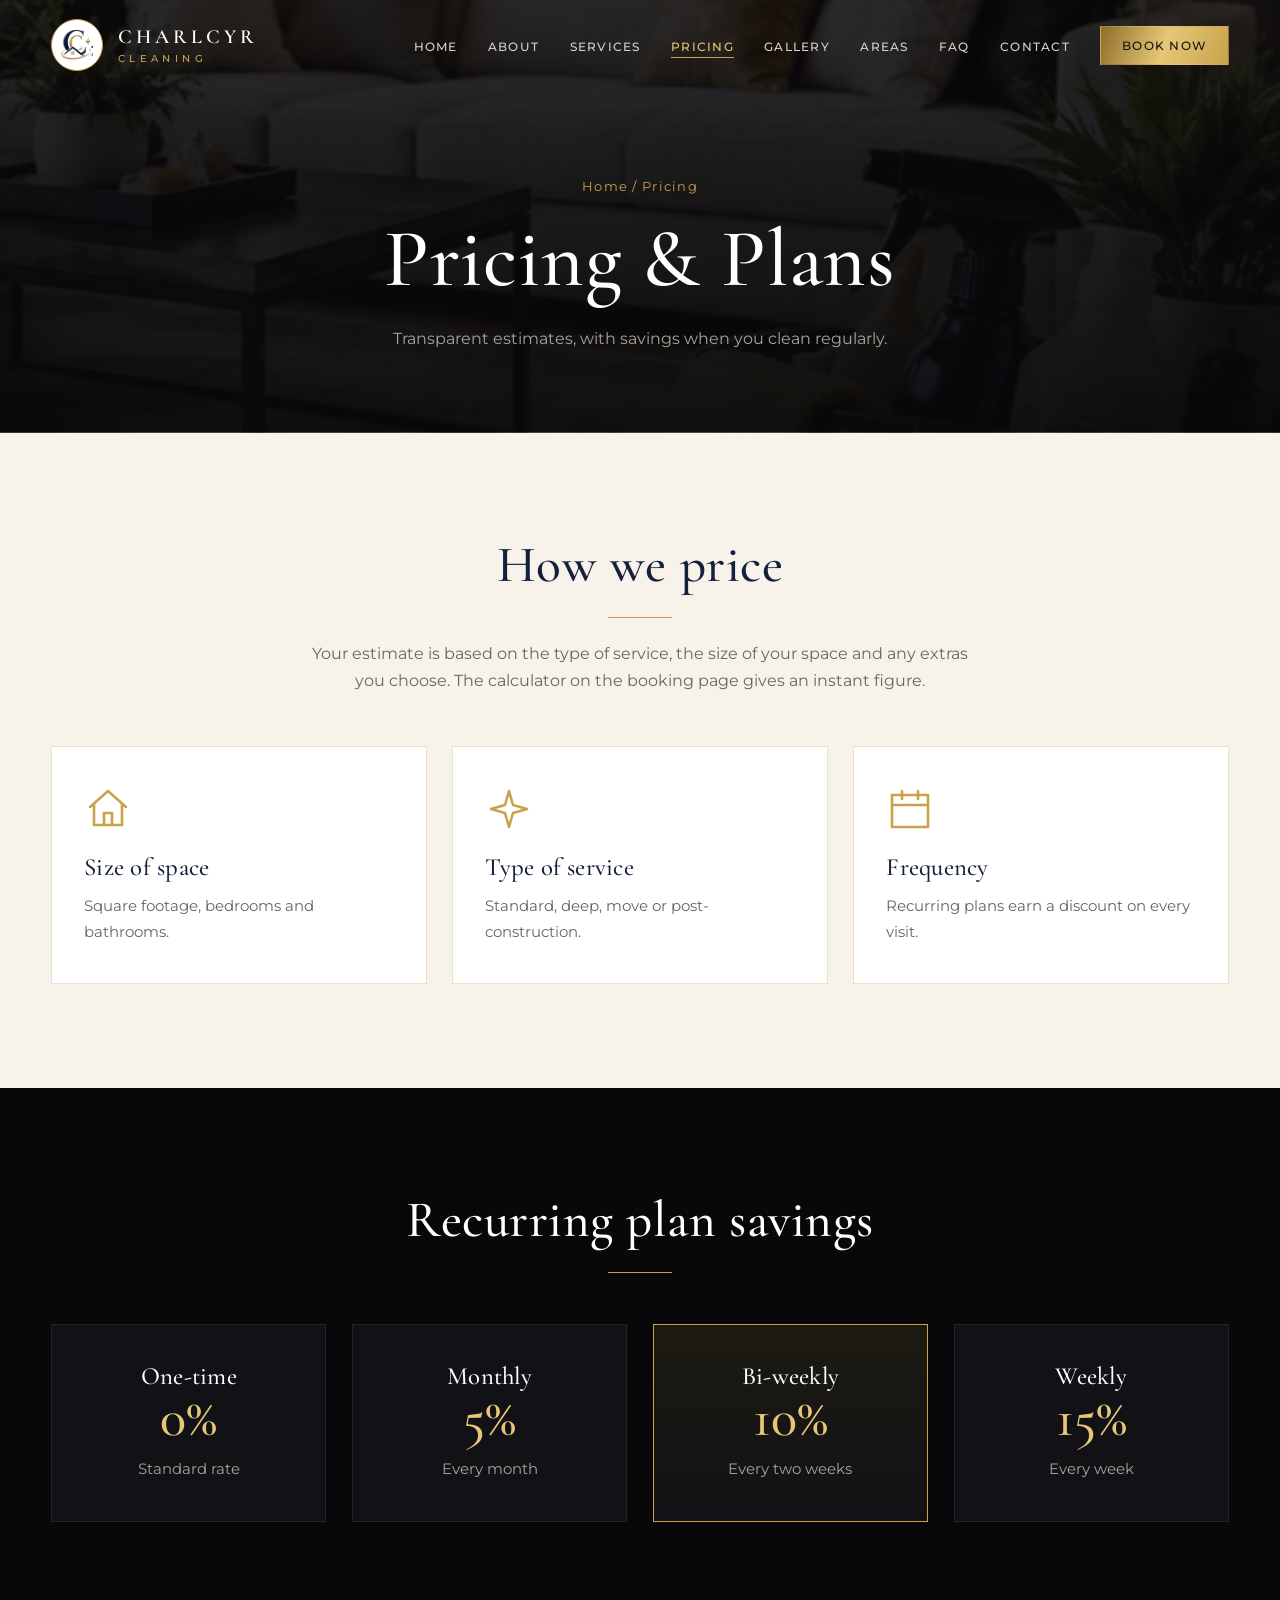
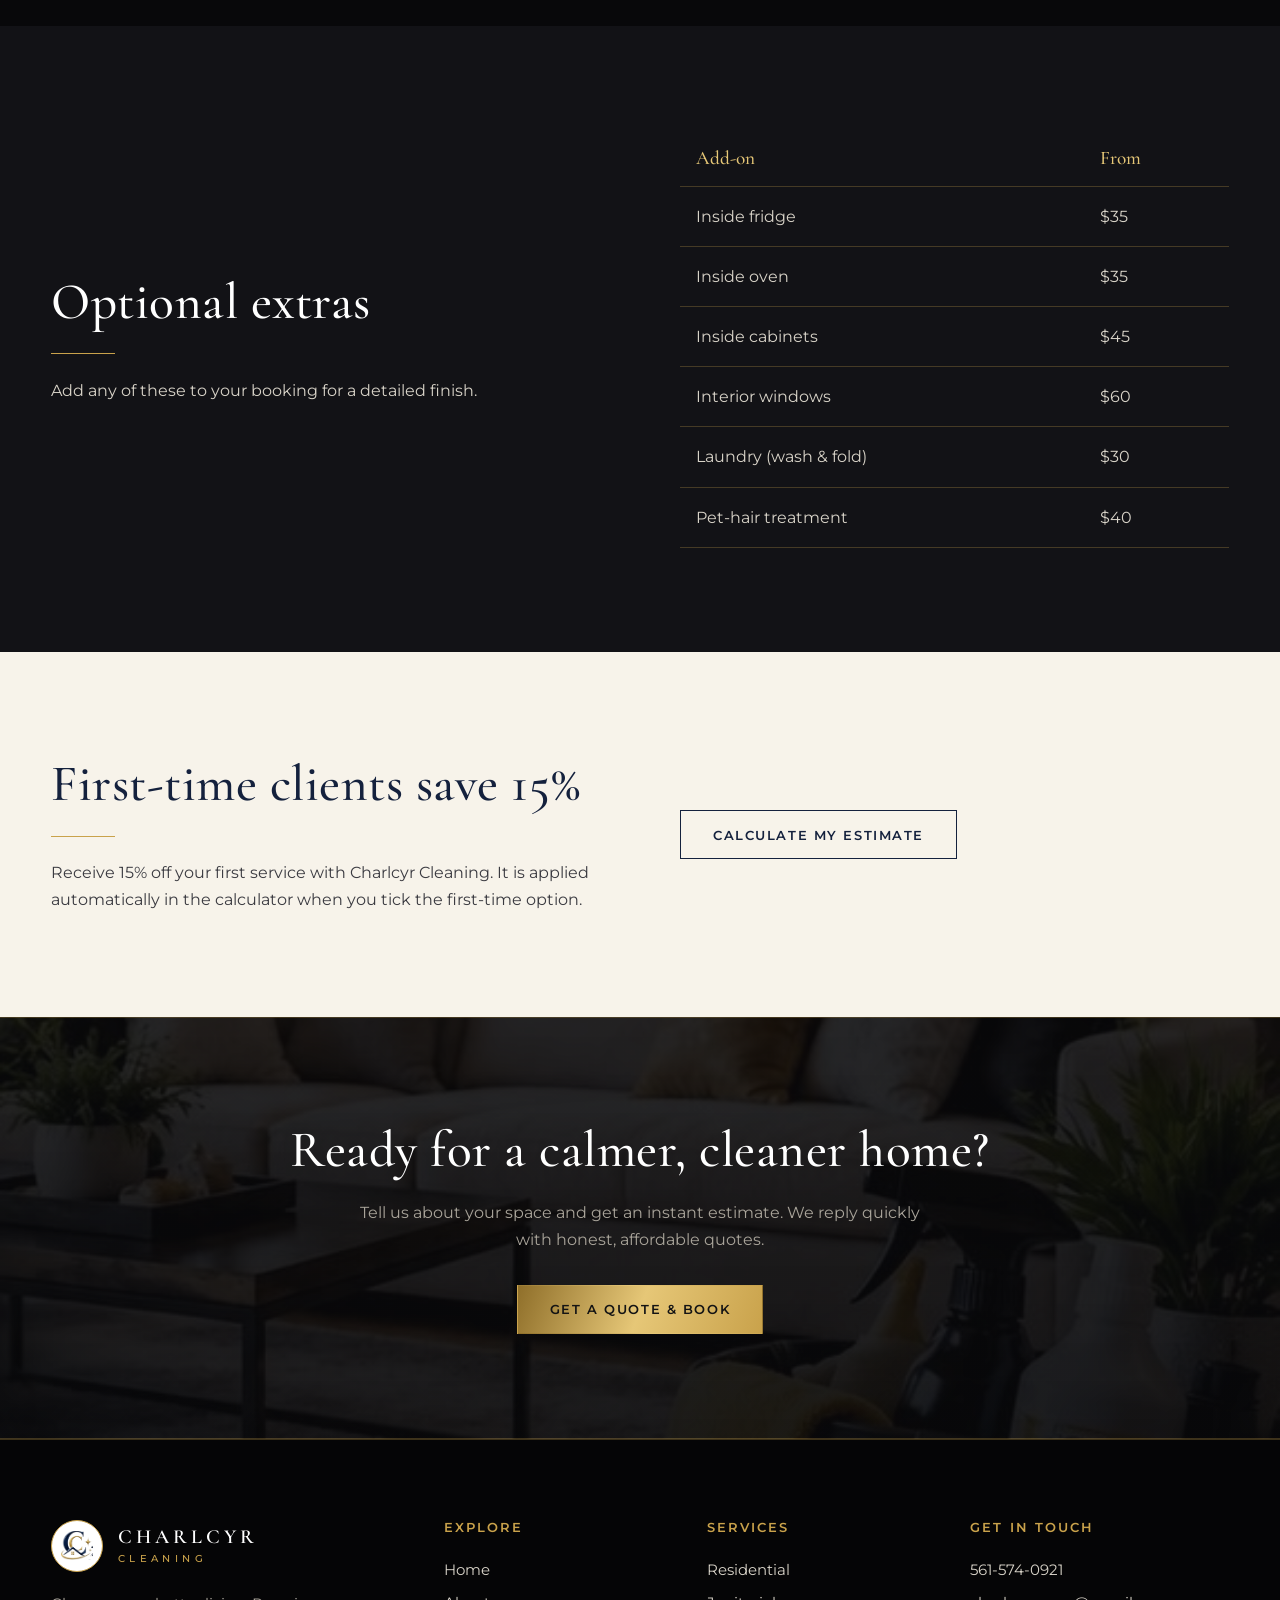
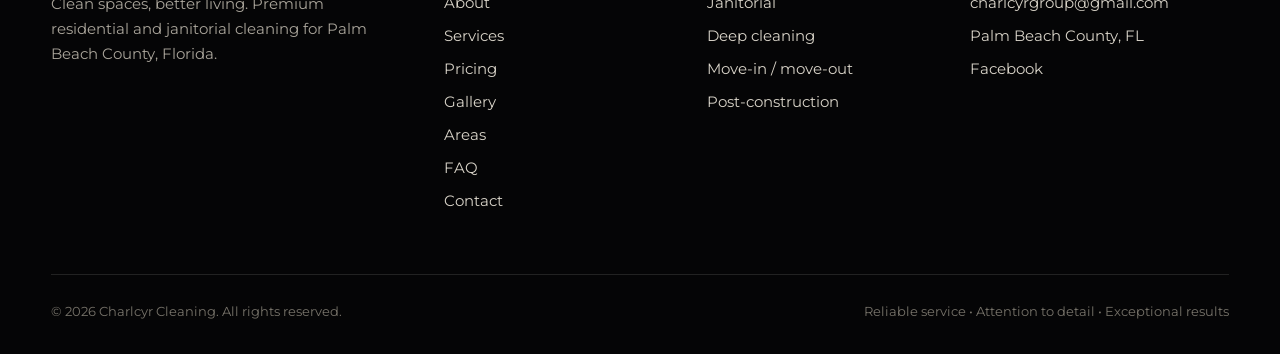
<file: pricing.html>
<!doctype html>
<html lang="en">
  <head>
    <meta charset="utf-8" />
    <meta
      name="viewport"
      content="width=device-width,initial-scale=1"
    />
    <title>
      Pricing & Plans | Charlcyr Cleaning, Palm Beach County
    </title>
    <meta
      name="description"
      content="Flexible cleaning plans and transparent estimates from Charlcyr Cleaning."
    />
    <meta
      name="theme-color"
      content="#08080a"
    />
    <link
      rel="icon"
      href="assets/img/logo-mark.png"
    />
    <link
      rel="preconnect"
      href="https://fonts.googleapis.com"
    />
    <link
      rel="preconnect"
      href="https://fonts.gstatic.com"
      crossorigin
    />
    <link
      href="https://fonts.googleapis.com/css2?family=Cormorant+Garamond:ital,wght@0,500;0,600;1,500&family=Montserrat:wght@400;500;600&display=swap"
      rel="stylesheet"
    />
    <link
      rel="stylesheet"
      href="css/style.css"
    />
  </head>
  <body>
    <header class="nav">
      <div class="wrap">
        <a
          class="brand"
          href="index.html"
          aria-label="Charlcyr Cleaning home"
          ><span class="mono"
            ><img
              src="assets/img/logo-mark.png"
              alt="" /></span
          ><span
            ><b>CHARLCYR</b><small>CLEANING</small></span
          ></a
        >
        <nav aria-label="Main">
          <ul class="menu">
            <li><a href="index.html">Home</a></li>
            <li><a href="about.html">About</a></li>
            <li><a href="services.html">Services</a></li>
            <li>
              <a
                href="pricing.html"
                class="on"
                >Pricing</a
              >
            </li>
            <li><a href="gallery.html">Gallery</a></li>
            <li><a href="areas.html">Areas</a></li>
            <li><a href="faq.html">FAQ</a></li>
            <li><a href="contact.html">Contact</a></li>
            <li>
              <a
                class="btn solid"
                href="booking.html"
                style="
                  padding: 0.7rem 1.3rem;
                  color: #141414;
                "
                >Book now</a
              >
            </li>
          </ul>
        </nav>
        <button
          class="burger"
          aria-label="Menu"
          aria-expanded="false"
        >
          <i></i><i></i><i></i>
        </button>
      </div>
    </header>
    <main>
      <section class="banner">
        <div class="wrap">
          <div class="crumb">Home / Pricing</div>
          <h1>Pricing &amp; Plans</h1>
          <p>
            Transparent estimates, with savings when you
            clean regularly.
          </p>
        </div>
      </section>
      <section class="light">
        <div class="wrap">
          <div class="head c rv">
            <h2>How we price</h2>
            <span class="rule"></span>
            <p>
              Your estimate is based on the type of service,
              the size of your space and any extras you
              choose. The calculator on the booking page
              gives an instant figure.
            </p>
          </div>
          <div class="grid g3">
            <div class="card rv">
              <div class="ico">
                <svg viewBox="0 0 24 24">
                  <path
                    d="M3 11l9-8 9 8M5 10v10h14V10M10 20v-6h4v6"
                  />
                </svg>
              </div>
              <h3>Size of space</h3>
              <p>Square footage, bedrooms and bathrooms.</p>
            </div>
            <div class="card rv">
              <div class="ico">
                <svg viewBox="0 0 24 24">
                  <path
                    d="M12 3l2 7 7 2-7 2-2 7-2-7-7-2 7-2z"
                  />
                </svg>
              </div>
              <h3>Type of service</h3>
              <p>
                Standard, deep, move or post-construction.
              </p>
            </div>
            <div class="card rv">
              <div class="ico">
                <svg viewBox="0 0 24 24">
                  <rect
                    x="3"
                    y="5"
                    width="18"
                    height="16"
                  />
                  <path d="M3 10h18M8 3v4M16 3v4" />
                </svg>
              </div>
              <h3>Frequency</h3>
              <p>
                Recurring plans earn a discount on every
                visit.
              </p>
            </div>
          </div>
        </div>
      </section>
      <section>
        <div class="wrap">
          <div class="head c rv">
            <h2>Recurring plan savings</h2>
            <span class="rule"></span>
          </div>
          <div class="grid g4">
            <div class="card plan rv">
              <h3>One-time</h3>
              <div class="pct">0%</div>
              <p>Standard rate</p>
            </div>
            <div class="card plan rv">
              <h3>Monthly</h3>
              <div class="pct">5%</div>
              <p>Every month</p>
            </div>
            <div class="card plan best rv">
              <h3>Bi-weekly</h3>
              <div class="pct">10%</div>
              <p>Every two weeks</p>
            </div>
            <div class="card plan rv">
              <h3>Weekly</h3>
              <div class="pct">15%</div>
              <p>Every week</p>
            </div>
          </div>
        </div>
      </section>
      <section class="panel">
        <div class="wrap split">
          <div class="rv">
            <h2>Optional extras</h2>
            <span class="rule"></span>
            <p>
              Add any of these to your booking for a
              detailed finish.
            </p>
          </div>
          <div class="rv">
            <table class="t">
              <tr>
                <th>Add-on</th>
                <th>From</th>
              </tr>
              <tr>
                <td>Inside fridge</td>
                <td>$35</td>
              </tr>
              <tr>
                <td>Inside oven</td>
                <td>$35</td>
              </tr>
              <tr>
                <td>Inside cabinets</td>
                <td>$45</td>
              </tr>
              <tr>
                <td>Interior windows</td>
                <td>$60</td>
              </tr>
              <tr>
                <td>Laundry (wash &amp; fold)</td>
                <td>$30</td>
              </tr>
              <tr>
                <td>Pet-hair treatment</td>
                <td>$40</td>
              </tr>
            </table>
          </div>
        </div>
      </section>
      <section class="light">
        <div class="wrap split">
          <div class="rv">
            <h2>First-time clients save 15%</h2>
            <span class="rule"></span>
            <p>
              Receive 15% off your first service with
              Charlcyr Cleaning. It is applied automatically
              in the calculator when you tick the first-time
              option.
            </p>
          </div>
          <div class="rv">
            <a
              class="btn dark"
              href="booking.html"
              >Calculate my estimate</a
            >
          </div>
        </div>
      </section>
      <section class="cta-band">
        <div class="wrap">
          <h2>Ready for a calmer, cleaner home?</h2>
          <p style="max-width: 52ch">
            Tell us about your space and get an instant
            estimate. We reply quickly with honest,
            affordable quotes.
          </p>
          <a
            class="btn solid"
            href="booking.html"
            >Get a quote &amp; book</a
          >
        </div>
      </section>
    </main>
    <footer>
      <div class="wrap">
        <div class="fgrid">
          <div>
            <a
              class="brand"
              href="index.html"
              ><span class="mono"
                ><img
                  src="assets/img/logo-mark.png"
                  alt="" /></span
              ><span
                ><b>CHARLCYR</b
                ><small>CLEANING</small></span
              ></a
            >
            <p style="margin-top: 1.3rem">
              Clean spaces, better living. Premium
              residential and janitorial cleaning for Palm
              Beach County, Florida.
            </p>
          </div>
          <div>
            <h4>Explore</h4>
            <ul>
              <li><a href="index.html">Home</a></li>
              <li><a href="about.html">About</a></li>
              <li><a href="services.html">Services</a></li>
              <li><a href="pricing.html">Pricing</a></li>
              <li><a href="gallery.html">Gallery</a></li>
              <li><a href="areas.html">Areas</a></li>
              <li><a href="faq.html">FAQ</a></li>
              <li><a href="contact.html">Contact</a></li>
            </ul>
          </div>
          <div>
            <h4>Services</h4>
            <ul>
              <li>
                <a href="services.html">Residential</a>
              </li>
              <li>
                <a href="services.html">Janitorial</a>
              </li>
              <li>
                <a href="services.html">Deep cleaning</a>
              </li>
              <li>
                <a href="services.html"
                  >Move-in / move-out</a
                >
              </li>
              <li>
                <a href="services.html"
                  >Post-construction</a
                >
              </li>
            </ul>
          </div>
          <div>
            <h4>Get in touch</h4>
            <ul>
              <li>
                <a href="tel:+15615740921">561-574-0921</a>
              </li>
              <li>
                <a href="mailto:charlcyrgroup@gmail.com"
                  >charlcyrgroup@gmail.com</a
                >
              </li>
              <li>Palm Beach County, FL</li>
              <li>
                <a
                  href="https://web.facebook.com/profile.php?id=61591399979076"
                  target="_blank"
                  rel="noopener"
                  >Facebook</a
                >
              </li>
            </ul>
          </div>
        </div>
        <div class="copy">
          <span
            >&copy; <span data-year></span> Charlcyr
            Cleaning. All rights reserved.</span
          ><span
            >Reliable service &bull; Attention to detail
            &bull; Exceptional results</span
          >
        </div>
      </div>
    </footer>
    <a
      class="call"
      href="tel:+15615740921"
      >Call 561-574-0921</a
    ><button
      class="top"
      aria-label="Back to top"
    >
      &uarr;
    </button>
    <script src="js/config.js"></script>
    <script src="js/main.js"></script>
  </body>
</html>
</file>
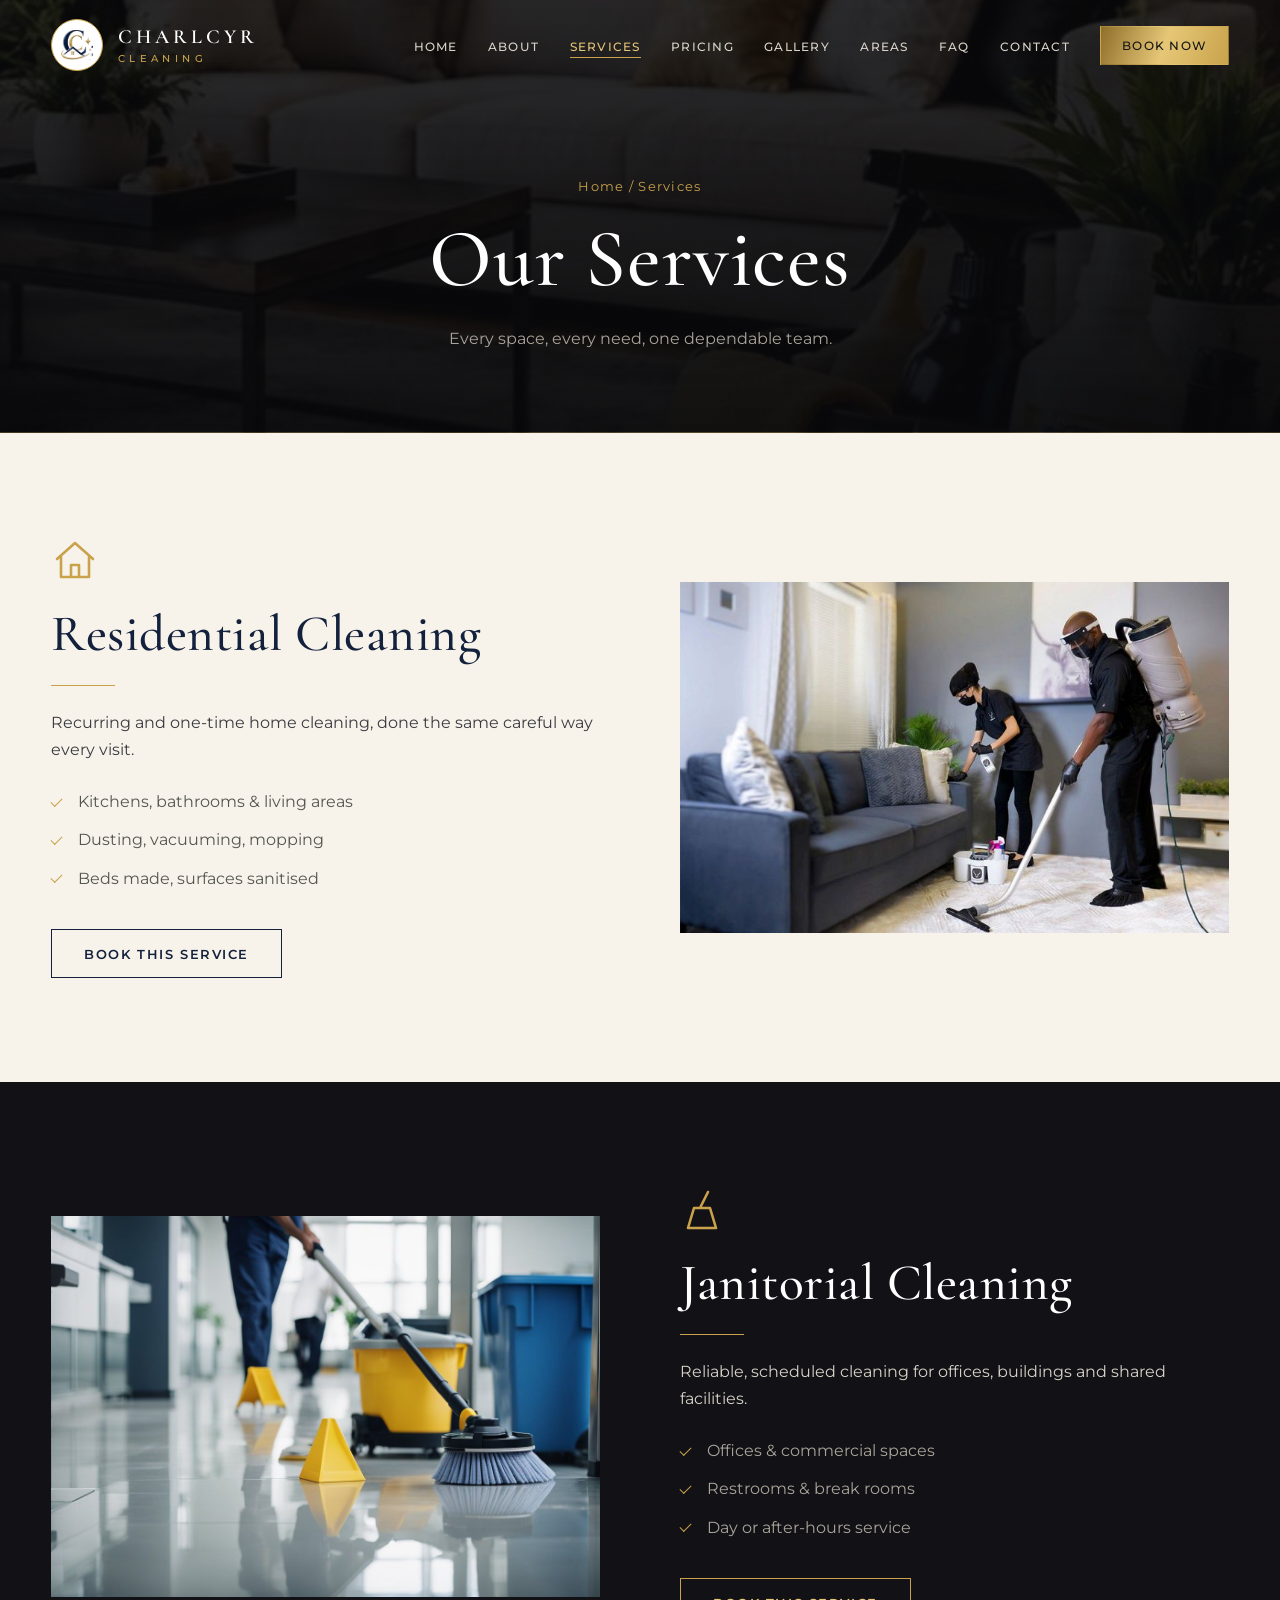
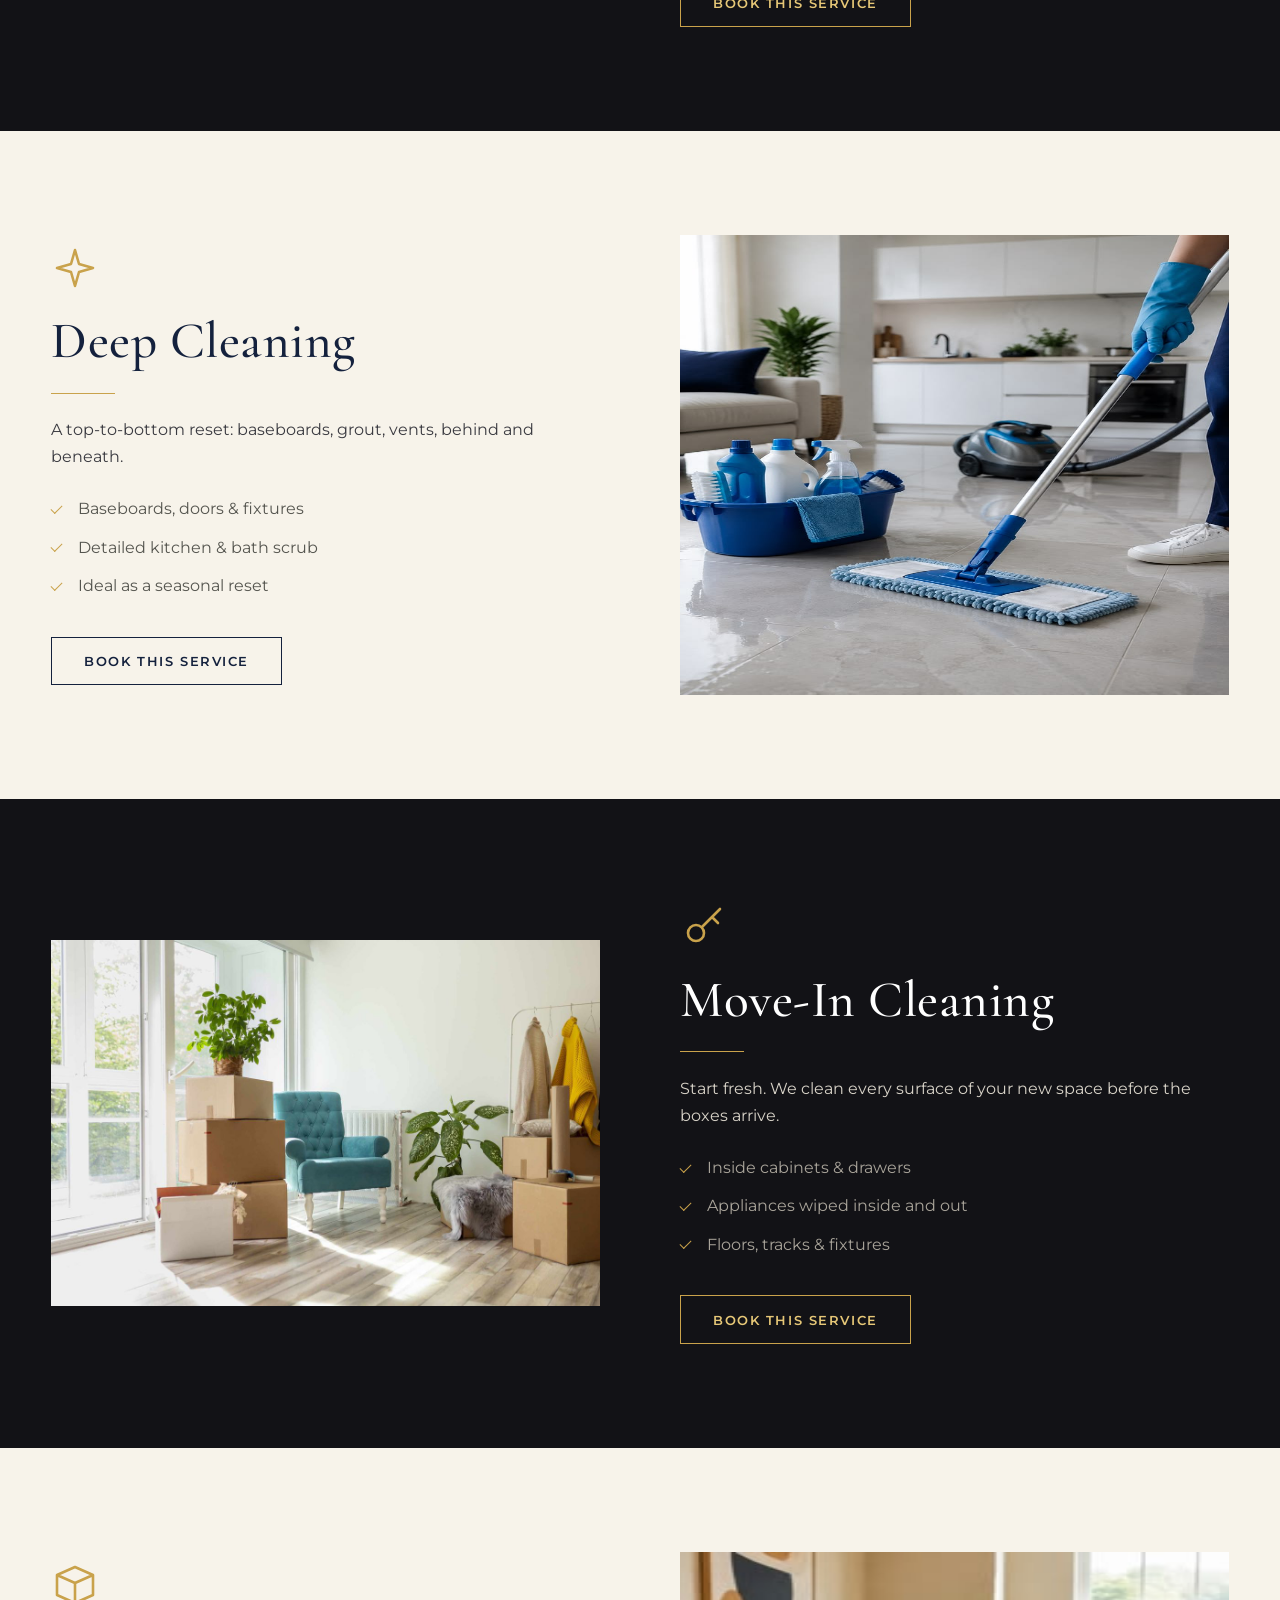
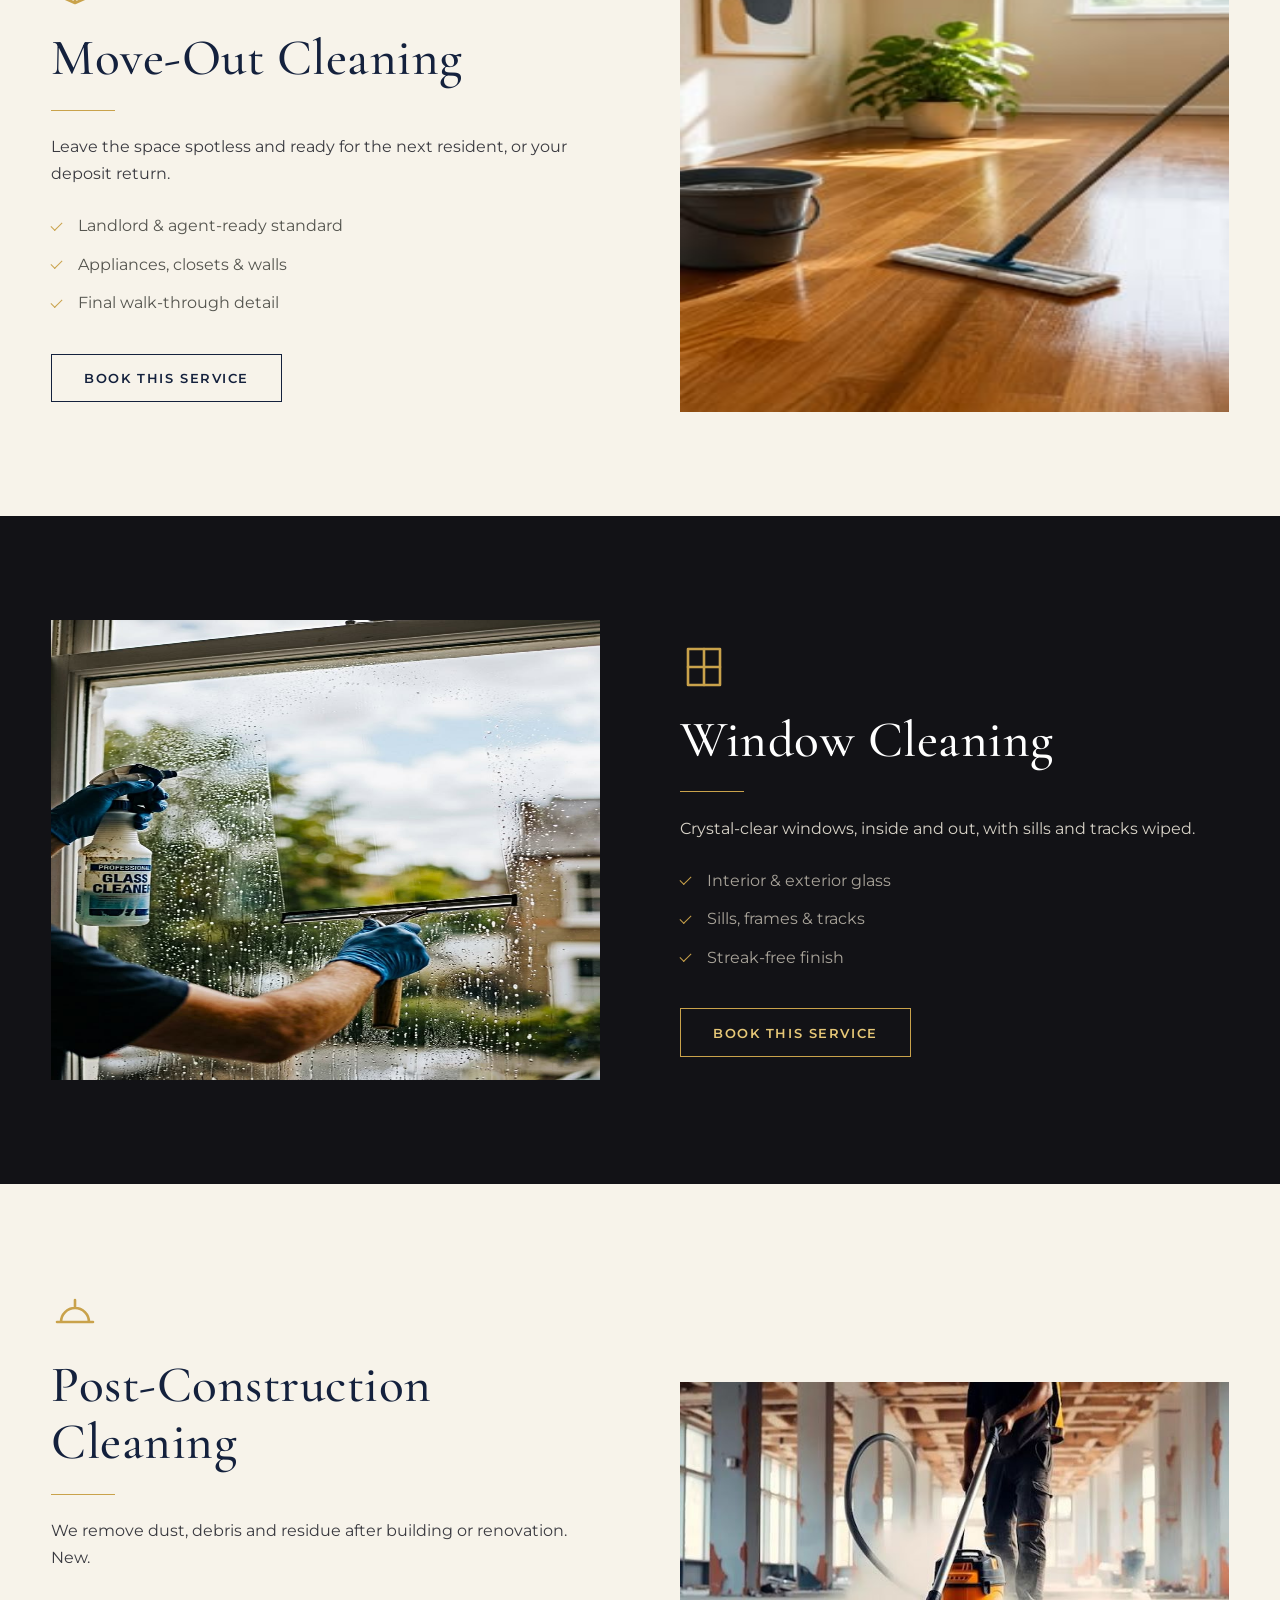
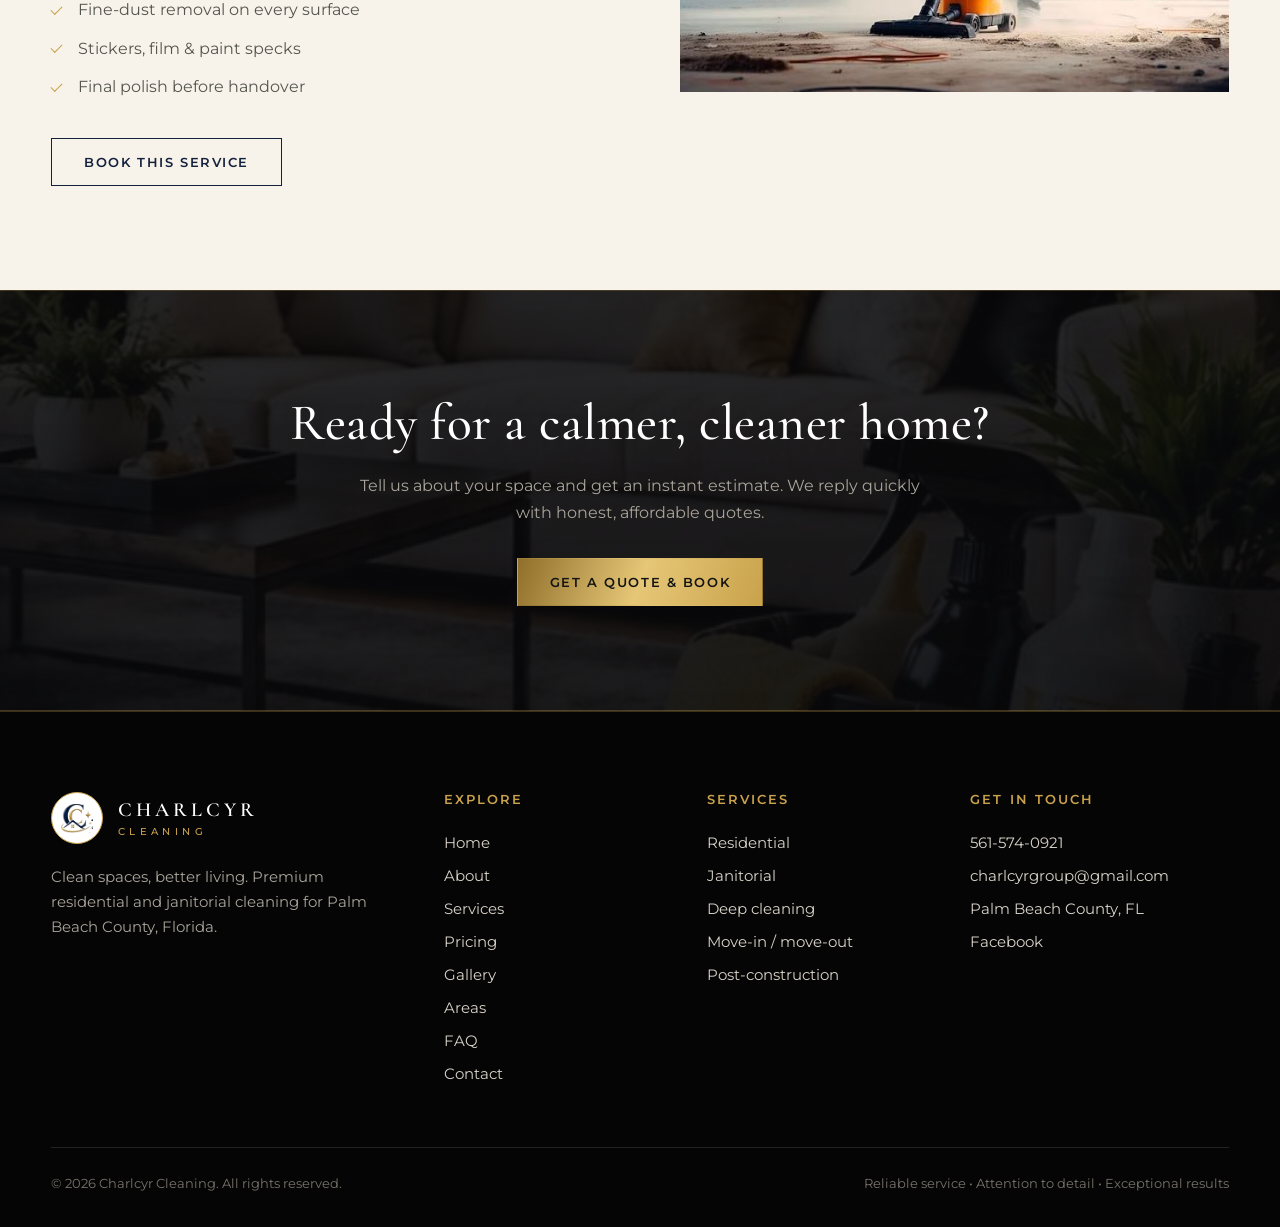
<file: services.html>
<!doctype html>
<html lang="en">
  <head>
    <meta charset="utf-8" />
    <meta
      name="viewport"
      content="width=device-width,initial-scale=1"
    />
    <title>
      Our Services | Charlcyr Cleaning, Palm Beach County
    </title>
    <meta
      name="description"
      content="Residential, janitorial, deep, move-in/out, window and post-construction cleaning in Palm Beach County."
    />
    <meta
      name="theme-color"
      content="#08080a"
    />
    <link
      rel="icon"
      href="assets/img/logo-mark.png"
    />
    <link
      rel="preconnect"
      href="https://fonts.googleapis.com"
    />
    <link
      rel="preconnect"
      href="https://fonts.gstatic.com"
      crossorigin
    />
    <link
      href="https://fonts.googleapis.com/css2?family=Cormorant+Garamond:ital,wght@0,500;0,600;1,500&family=Montserrat:wght@400;500;600&display=swap"
      rel="stylesheet"
    />
    <link
      rel="stylesheet"
      href="css/style.css"
    />
  </head>
  <body>
    <header class="nav">
      <div class="wrap">
        <a
          class="brand"
          href="index.html"
          aria-label="Charlcyr Cleaning home"
          ><span class="mono"
            ><img
              src="assets/img/logo-mark.png"
              alt="" /></span
          ><span
            ><b>CHARLCYR</b><small>CLEANING</small></span
          ></a
        >
        <nav aria-label="Main">
          <ul class="menu">
            <li><a href="index.html">Home</a></li>
            <li><a href="about.html">About</a></li>
            <li>
              <a
                href="services.html"
                class="on"
                >Services</a
              >
            </li>
            <li><a href="pricing.html">Pricing</a></li>
            <li><a href="gallery.html">Gallery</a></li>
            <li><a href="areas.html">Areas</a></li>
            <li><a href="faq.html">FAQ</a></li>
            <li><a href="contact.html">Contact</a></li>
            <li>
              <a
                class="btn solid"
                href="booking.html"
                style="
                  padding: 0.7rem 1.3rem;
                  color: #141414;
                "
                >Book now</a
              >
            </li>
          </ul>
        </nav>
        <button
          class="burger"
          aria-label="Menu"
          aria-expanded="false"
        >
          <i></i><i></i><i></i>
        </button>
      </div>
    </header>
    <main>
      <section class="banner">
        <div class="wrap">
          <div class="crumb">Home / Services</div>
          <h1>Our Services</h1>
          <p>
            Every space, every need, one dependable team.
          </p>
        </div>
      </section>
      <section
        class="light"
        id="residential-0"
      >
        <div class="wrap split">
          <div class="rv">
            <div class="ico">
              <svg viewBox="0 0 24 24">
                <path
                  d="M3 11l9-8 9 8M5 10v10h14V10M10 20v-6h4v6"
                />
              </svg>
            </div>
            <h2>Residential Cleaning</h2>
            <span class="rule"></span>
            <p>
              Recurring and one-time home cleaning, done the
              same careful way every visit.
            </p>
            <ul class="ticks">
              <li>Kitchens, bathrooms & living areas</li>
              <li>Dusting, vacuuming, mopping</li>
              <li>Beds made, surfaces sanitised</li>
            </ul>
            <p style="margin-top: 2rem">
              <a
                class="btn dark"
                href="booking.html?service=residential"
                >Book this service</a
              >
            </p>
          </div>
          <div class="frame rv">
            <img
              src="assets/img/resident.jpg"
              alt="Residential Cleaning photo placeholder"
            />
          </div>
        </div>
      </section>
      <section
        class="panel"
        id="janitorial-1"
      >
        <div class="wrap split rev">
          <div class="rv">
            <div class="ico">
              <svg viewBox="0 0 24 24">
                <path d="M14 3l-4 8M7 11h8l3 10H4z" />
              </svg>
            </div>
            <h2>Janitorial Cleaning</h2>
            <span class="rule"></span>
            <p>
              Reliable, scheduled cleaning for offices,
              buildings and shared facilities.
            </p>
            <ul class="ticks">
              <li>Offices & commercial spaces</li>
              <li>Restrooms & break rooms</li>
              <li>Day or after-hours service</li>
            </ul>
            <p style="margin-top: 2rem">
              <a
                class="btn"
                href="booking.html?service=janitorial"
                >Book this service</a
              >
            </p>
          </div>
          <div class="frame rv">
            <img
              src="assets/img/janitorial.jpg"
              alt="Janitorial Cleaning photo placeholder"
            />
          </div>
        </div>
      </section>
      <section
        class="light"
        id="deep-2"
      >
        <div class="wrap split">
          <div class="rv">
            <div class="ico">
              <svg viewBox="0 0 24 24">
                <path
                  d="M12 3l2 7 7 2-7 2-2 7-2-7-7-2 7-2z"
                />
              </svg>
            </div>
            <h2>Deep Cleaning</h2>
            <span class="rule"></span>
            <p>
              A top-to-bottom reset: baseboards, grout,
              vents, behind and beneath.
            </p>
            <ul class="ticks">
              <li>Baseboards, doors & fixtures</li>
              <li>Detailed kitchen & bath scrub</li>
              <li>Ideal as a seasonal reset</li>
            </ul>
            <p style="margin-top: 2rem">
              <a
                class="btn dark"
                href="booking.html?service=deep"
                >Book this service</a
              >
            </p>
          </div>
          <div class="frame rv">
            <img
              src="assets/img/deep.jpg"
              alt="Deep Cleaning photo placeholder"
            />
          </div>
        </div>
      </section>
      <section
        class="panel"
        id="move-in-3"
      >
        <div class="wrap split rev">
          <div class="rv">
            <div class="ico">
              <svg viewBox="0 0 24 24">
                <circle
                  cx="8"
                  cy="15"
                  r="4"
                />
                <path d="M11 12l9-9M16 7l3 3" />
              </svg>
            </div>
            <h2>Move-In Cleaning</h2>
            <span class="rule"></span>
            <p>
              Start fresh. We clean every surface of your
              new space before the boxes arrive.
            </p>
            <ul class="ticks">
              <li>Inside cabinets & drawers</li>
              <li>Appliances wiped inside and out</li>
              <li>Floors, tracks & fixtures</li>
            </ul>
            <p style="margin-top: 2rem">
              <a
                class="btn"
                href="booking.html?service=movein"
                >Book this service</a
              >
            </p>
          </div>
          <div class="frame rv">
            <img
              src="assets/img/move-in.jpg"
              alt="Move-In Cleaning photo placeholder"
            />
          </div>
        </div>
      </section>
      <section
        class="light"
        id="move-out-4"
      >
        <div class="wrap split">
          <div class="rv">
            <div class="ico">
              <svg viewBox="0 0 24 24">
                <path
                  d="M3 7l9-4 9 4v10l-9 4-9-4zM3 7l9 4 9-4M12 11v10"
                />
              </svg>
            </div>
            <h2>Move-Out Cleaning</h2>
            <span class="rule"></span>
            <p>
              Leave the space spotless and ready for the
              next resident, or your deposit return.
            </p>
            <ul class="ticks">
              <li>Landlord & agent-ready standard</li>
              <li>Appliances, closets & walls</li>
              <li>Final walk-through detail</li>
            </ul>
            <p style="margin-top: 2rem">
              <a
                class="btn dark"
                href="booking.html?service=movein"
                >Book this service</a
              >
            </p>
          </div>
          <div class="frame rv">
            <img
              src="assets/img/move-out.jpg"
              alt="Move-Out Cleaning photo placeholder"
            />
          </div>
        </div>
      </section>
      <section
        class="panel"
        id="window-5"
      >
        <div class="wrap split rev">
          <div class="rv">
            <div class="ico">
              <svg viewBox="0 0 24 24">
                <rect
                  x="4"
                  y="3"
                  width="16"
                  height="18"
                />
                <path d="M12 3v18M4 12h16" />
              </svg>
            </div>
            <h2>Window Cleaning</h2>
            <span class="rule"></span>
            <p>
              Crystal-clear windows, inside and out, with
              sills and tracks wiped.
            </p>
            <ul class="ticks">
              <li>Interior & exterior glass</li>
              <li>Sills, frames & tracks</li>
              <li>Streak-free finish</li>
            </ul>
            <p style="margin-top: 2rem">
              <a
                class="btn"
                href="booking.html?service=residential"
                >Book this service</a
              >
            </p>
          </div>
          <div class="frame rv">
            <img
              src="assets/img/window-cleaning.jpg"
              alt="Window Cleaning photo placeholder"
            />
          </div>
        </div>
      </section>
      <section
        class="light"
        id="post-construction-6"
      >
        <div class="wrap split">
          <div class="rv">
            <div class="ico">
              <svg viewBox="0 0 24 24">
                <path
                  d="M3 17h18M5 17a7 7 0 0114 0M12 6v4"
                />
              </svg>
            </div>
            <h2>Post-Construction Cleaning</h2>
            <span class="rule"></span>
            <p>
              We remove dust, debris and residue after
              building or renovation. New.
            </p>
            <ul class="ticks">
              <li>Fine-dust removal on every surface</li>
              <li>Stickers, film & paint specks</li>
              <li>Final polish before handover</li>
            </ul>
            <p style="margin-top: 2rem">
              <a
                class="btn dark"
                href="booking.html?service=post"
                >Book this service</a
              >
            </p>
          </div>
          <div class="frame rv">
            <img
              src="assets/img/post-construction.jpg"
              alt="Post-Construction Cleaning photo placeholder"
            />
          </div>
        </div>
      </section>
      <section class="cta-band">
        <div class="wrap">
          <h2>Ready for a calmer, cleaner home?</h2>
          <p style="max-width: 52ch">
            Tell us about your space and get an instant
            estimate. We reply quickly with honest,
            affordable quotes.
          </p>
          <a
            class="btn solid"
            href="booking.html"
            >Get a quote &amp; book</a
          >
        </div>
      </section>
    </main>
    <footer>
      <div class="wrap">
        <div class="fgrid">
          <div>
            <a
              class="brand"
              href="index.html"
              ><span class="mono"
                ><img
                  src="assets/img/logo-mark.png"
                  alt="" /></span
              ><span
                ><b>CHARLCYR</b
                ><small>CLEANING</small></span
              ></a
            >
            <p style="margin-top: 1.3rem">
              Clean spaces, better living. Premium
              residential and janitorial cleaning for Palm
              Beach County, Florida.
            </p>
          </div>
          <div>
            <h4>Explore</h4>
            <ul>
              <li><a href="index.html">Home</a></li>
              <li><a href="about.html">About</a></li>
              <li><a href="services.html">Services</a></li>
              <li><a href="pricing.html">Pricing</a></li>
              <li><a href="gallery.html">Gallery</a></li>
              <li><a href="areas.html">Areas</a></li>
              <li><a href="faq.html">FAQ</a></li>
              <li><a href="contact.html">Contact</a></li>
            </ul>
          </div>
          <div>
            <h4>Services</h4>
            <ul>
              <li>
                <a href="services.html">Residential</a>
              </li>
              <li>
                <a href="services.html">Janitorial</a>
              </li>
              <li>
                <a href="services.html">Deep cleaning</a>
              </li>
              <li>
                <a href="services.html"
                  >Move-in / move-out</a
                >
              </li>
              <li>
                <a href="services.html"
                  >Post-construction</a
                >
              </li>
            </ul>
          </div>
          <div>
            <h4>Get in touch</h4>
            <ul>
              <li>
                <a href="tel:+15615740921">561-574-0921</a>
              </li>
              <li>
                <a href="mailto:charlcyrgroup@gmail.com"
                  >charlcyrgroup@gmail.com</a
                >
              </li>
              <li>Palm Beach County, FL</li>
              <li>
                <a
                  href="https://web.facebook.com/profile.php?id=61591399979076"
                  target="_blank"
                  rel="noopener"
                  >Facebook</a
                >
              </li>
            </ul>
          </div>
        </div>
        <div class="copy">
          <span
            >&copy; <span data-year></span> Charlcyr
            Cleaning. All rights reserved.</span
          ><span
            >Reliable service &bull; Attention to detail
            &bull; Exceptional results</span
          >
        </div>
      </div>
    </footer>
    <a
      class="call"
      href="tel:+15615740921"
      >Call 561-574-0921</a
    ><button
      class="top"
      aria-label="Back to top"
    >
      &uarr;
    </button>
    <script src="js/config.js"></script>
    <script src="js/main.js"></script>
  </body>
</html>
</file>
<file: css/style.css>
/* Charlcyr Cleaning — black, gold & navy */
:root {
  --ink: #08080a;
  --coal: #121216;
  --char: #1b1b21;
  --gold: #c9a24b;
  --gold-hi: #e6c777;
  --gold-lo: #8f6f2a;
  --navy: #14213d;
  --ivory: #f7f3ea;
  --paper: #fffdf8;
  --mute: #a9a49a;
  --line: rgba(201, 162, 75, 0.28);
  --serif: "Cormorant Garamond", Georgia, serif;
  --sans: "Montserrat", system-ui, sans-serif;
  --ease: cubic-bezier(0.22, 0.8, 0.24, 1);
  --max: 1200px;
}
* {
  box-sizing: border-box;
  margin: 0;
  padding: 0;
}
html {
  scroll-behavior: smooth;
}
body {
  font-family: var(--sans);
  font-size: 16px;
  line-height: 1.7;
  color: #d8d3c8;
  background: var(--ink);
  overflow-x: hidden;
}
img {
  max-width: 100%;
  display: block;
}
a {
  color: inherit;
  text-decoration: none;
}
:focus-visible {
  outline: 2px solid var(--gold-hi);
  outline-offset: 3px;
}
.wrap {
  width: min(var(--max), 92%);
  margin: 0 auto;
}
h1,
h2,
h3,
h4 {
  font-family: var(--serif);
  font-weight: 500;
  line-height: 1.12;
  color: #fff;
  letter-spacing: 0.01em;
}
h1 {
  font-size: clamp(2.8rem, 6.4vw, 5.4rem);
}
h2 {
  font-size: clamp(2rem, 4vw, 3.2rem);
}
h3 {
  font-size: 1.55rem;
}
p {
  max-width: 62ch;
}
.gold {
  color: var(--gold);
}
.script {
  font-family: var(--serif);
  font-style: italic;
  color: var(--gold-hi);
}
section {
  padding: 6.5rem 0;
  position: relative;
}
.light {
  background: var(--ivory);
  color: #3a3a40;
}
.light h2,
.light h3,
.light h4 {
  color: var(--navy);
}
.panel {
  background: var(--coal);
}
.head {
  margin-bottom: 3.2rem;
  max-width: 720px;
}
.head.c {
  margin-inline: auto;
  text-align: center;
}
.head.c p {
  margin-inline: auto;
}
.head p {
  margin-top: 1rem;
  color: var(--mute);
}
.light .head p {
  color: #66665f;
}
.rule {
  display: block;
  width: 64px;
  height: 1px;
  background: var(--gold);
  margin: 1.4rem 0;
}
.c .rule {
  margin-inline: auto;
}

/* buttons */
.btn {
  display: inline-flex;
  align-items: center;
  gap: 0.6rem;
  padding: 0.95rem 2rem;
  font: 600 0.82rem var(--sans);
  letter-spacing: 0.12em;
  text-transform: uppercase;
  border: 1px solid var(--gold);
  color: var(--gold-hi);
  background: transparent;
  cursor: pointer;
  position: relative;
  overflow: hidden;
  transition:
    color 0.35s,
    transform 0.35s var(--ease);
}
.btn::before {
  content: "";
  position: absolute;
  inset: 0;
  background: linear-gradient(
    110deg,
    var(--gold-lo),
    var(--gold-hi),
    var(--gold)
  );
  transform: translateX(-101%);
  transition: transform 0.5s var(--ease);
  z-index: -1;
}
.btn {
  z-index: 0;
}
.btn:hover {
  color: #111;
}
.btn:hover::before {
  transform: none;
}
.btn.solid {
  background: linear-gradient(
    110deg,
    var(--gold-lo),
    var(--gold-hi) 50%,
    var(--gold)
  );
  color: #141414;
  border-color: transparent;
}
.btn.solid::before {
  background: #fff;
}
.btn.dark {
  color: var(--navy);
  border-color: var(--navy);
}
.btn.dark:hover {
  color: #fff;
}
.btn.dark::before {
  background: var(--navy);
}

/* header */
header.nav {
  position: fixed;
  inset: 0 0 auto;
  z-index: 50;
  padding: 1.2rem 0;
  transition:
    background 0.4s,
    padding 0.4s,
    box-shadow 0.4s;
}
header.nav.stuck {
  background: rgba(8, 8, 10, 0.92);
  backdrop-filter: blur(14px);
  padding: 0.7rem 0;
  box-shadow: 0 1px 0 var(--line);
}
.nav .wrap {
  display: flex;
  align-items: center;
  justify-content: space-between;
  gap: 2rem;
}
.brand {
  display: flex;
  align-items: center;
  gap: 0.9rem;
}
.mono {
  width: 52px;
  height: 52px;
  border: 1px solid var(--gold);
  border-radius: 50%;
  background: #fff;
  display: grid;
  place-items: center;
  padding: 9px;
  flex: none;
}
.mono img {
  width: 100%;
  height: 100%;
  object-fit: contain;
}
.brand b {
  display: block;
  font: 600 1.25rem var(--serif);
  letter-spacing: 0.2em;
  color: #fff;
  line-height: 1;
}
.brand small {
  display: block;
  font: 500 0.62rem var(--sans);
  letter-spacing: 0.45em;
  color: var(--gold);
  margin-top: 0.3rem;
}
.menu {
  display: flex;
  gap: 1.9rem;
  align-items: center;
  list-style: none;
}
.menu a {
  font-size: 0.78rem;
  font-weight: 500;
  letter-spacing: 0.1em;
  text-transform: uppercase;
  color: #d8d3c8;
  position: relative;
  padding: 0.3rem 0;
}
.menu a::after {
  content: "";
  position: absolute;
  left: 0;
  bottom: 0;
  height: 1px;
  width: 100%;
  background: var(--gold);
  transform: scaleX(0);
  transform-origin: left;
  transition: transform 0.4s var(--ease);
}
.menu a:hover::after,
.menu a.on::after {
  transform: scaleX(1);
}
.menu a.on {
  color: var(--gold-hi);
}
.burger {
  display: none;
  background: none;
  border: 0;
  width: 40px;
  height: 40px;
  cursor: pointer;
  position: relative;
}
.burger i {
  position: absolute;
  left: 8px;
  right: 8px;
  height: 1.5px;
  background: var(--gold-hi);
  transition: 0.35s var(--ease);
}
.burger i:nth-child(1) {
  top: 14px;
}
.burger i:nth-child(2) {
  top: 20px;
}
.burger i:nth-child(3) {
  top: 26px;
}
.burger.open i:nth-child(1) {
  top: 20px;
  transform: rotate(45deg);
}
.burger.open i:nth-child(2) {
  opacity: 0;
}
.burger.open i:nth-child(3) {
  top: 20px;
  transform: rotate(-45deg);
}

/* hero */
.hero {
  min-height: 100vh;
  display: flex;
  align-items: center;
  padding: 9rem 0 6rem;
  overflow: hidden;
  isolation: isolate;
}
.hero-bg {
  position: absolute;
  inset: -4%;
  z-index: -3;
  background: url(../assets/img/room.jpg) center/cover;
  filter: blur(3px) saturate(0.9);
  animation: kb 26s ease-in-out infinite alternate;
}
.hero::before {
  content: "";
  position: absolute;
  inset: 0;
  z-index: -2;
  background:
    linear-gradient(
      95deg,
      rgba(6, 6, 8, 0.96) 8%,
      rgba(6, 6, 8, 0.82) 50%,
      rgba(6, 6, 8, 0.6)
    ),
    radial-gradient(
      ellipse at 18% 90%,
      rgba(201, 162, 75, 0.18),
      transparent 55%
    );
}
#sparks {
  position: absolute;
  inset: 0;
  z-index: -1;
  width: 100%;
  height: 100%;
}
@keyframes kb {
  to {
    transform: scale(1.12) translate(-1.5%, 1%);
  }
}
.hero .wrap {
  display: grid;
  grid-template-columns: 1.15fr 0.85fr;
  gap: 4rem;
  align-items: center;
}
.hero h1 .ln {
  display: block;
  overflow: hidden;
}
.hero h1 .ln span {
  display: block;
  transform: translateY(110%);
  animation: rise 1.2s var(--ease) forwards;
}
.hero h1 .ln:nth-child(2) span {
  animation-delay: 0.18s;
}
.hero h1 .ln:nth-child(3) span {
  animation-delay: 0.36s;
}
@keyframes rise {
  to {
    transform: none;
  }
}
.hero .sub {
  margin: 1.8rem 0 2.4rem;
  font-size: 1.08rem;
  color: #d3cec2;
  opacity: 0;
  animation: fade 1s 0.9s forwards;
}
.hero .cta {
  display: flex;
  gap: 1rem;
  flex-wrap: wrap;
  opacity: 0;
  animation: fade 1s 1.15s forwards;
}
.hero .tag {
  font: italic 1.5rem var(--serif);
  color: var(--gold-hi);
  margin-bottom: 1.2rem;
  opacity: 0;
  animation: fade 1s 0.2s forwards;
}
@keyframes fade {
  to {
    opacity: 1;
  }
}
.arch {
  position: relative;
  justify-self: end;
  width: min(380px, 100%);
  aspect-ratio: 3/4;
  border-radius: 999px 999px 6px 6px;
  border: 1px solid var(--gold);
  padding: 12px;
  opacity: 0;
  animation: fade 1.4s 0.6s forwards;
}
.arch img {
  width: 100%;
  height: 100%;
  object-fit: cover;
  border-radius: 999px 999px 2px 2px;
  transform: scale(1.08);
  animation: zoomout 2.4s 0.6s var(--ease) forwards;
}
@keyframes zoomout {
  to {
    transform: scale(1);
  }
}
.seal {
  position: absolute;
  left: -54px;
  bottom: 46px;
  width: 116px;
  height: 116px;
  border-radius: 50%;
  background: var(--ink);
  border: 1px solid var(--gold);
  display: grid;
  place-items: center;
  text-align: center;
  font: 600 0.62rem var(--sans);
  letter-spacing: 0.16em;
  color: var(--gold-hi);
  line-height: 1.6;
  animation: float 6s ease-in-out infinite;
}
.seal strong {
  display: block;
  font: 600 1.9rem var(--serif);
  letter-spacing: 0;
  color: #fff;
  line-height: 1;
}
@keyframes float {
  50% {
    transform: translateY(-10px);
  }
}
.scroll {
  position: absolute;
  left: 50%;
  bottom: 1.6rem;
  width: 1px;
  height: 54px;
  background: linear-gradient(var(--gold), transparent);
  animation: drip 2.2s infinite;
}
@keyframes drip {
  0% {
    transform: scaleY(0);
    transform-origin: top;
  }
  50% {
    transform: scaleY(1);
    transform-origin: top;
  }
  51% {
    transform-origin: bottom;
  }
  100% {
    transform: scaleY(0);
    transform-origin: bottom;
  }
}

/* page banner */
.banner {
  padding: 11rem 0 5rem;
  background:
    linear-gradient(
      180deg,
      rgba(8, 8, 10, 0.86),
      rgba(8, 8, 10, 0.96)
    ),
    url(../assets/img/room.jpg) center/cover;
  text-align: center;
  border-bottom: 1px solid var(--line);
}
.banner p {
  margin: 1.2rem auto 0;
  color: var(--mute);
}
.crumb {
  font-size: 0.8rem;
  color: var(--gold);
  letter-spacing: 0.1em;
  margin-bottom: 1rem;
}

/* trust strip */
.strip {
  padding: 0;
  background: var(--coal);
  border-block: 1px solid var(--line);
}
.strip .wrap {
  display: grid;
  grid-template-columns: repeat(4, 1fr);
}
.stat {
  padding: 2.2rem 1rem;
  text-align: center;
  border-left: 1px solid var(--line);
}
.stat:first-child {
  border-left: 0;
}
.stat b {
  display: block;
  font: 500 2.8rem var(--serif);
  color: var(--gold-hi);
  line-height: 1;
}
.stat span {
  font-size: 0.85rem;
  color: var(--mute);
}

/* layouts & cards */
.split {
  display: grid;
  grid-template-columns: 1fr 1fr;
  gap: 5rem;
  align-items: center;
}
.split.rev > :first-child {
  order: 2;
}
.frame {
  position: relative;
}
.frame::after {
  content: "";
  position: absolute;
  inset: -14px 14px 14px -14px;
  border: 1px solid var(--gold);
  z-index: -1;
}
.frame img {
  width: 100%;
  max-height: 460px;
}
.logo-card {
  background: #fff;
  padding: 2rem;
  box-shadow: 0 30px 60px -30px rgba(0, 0, 0, 0.35);
}
.grid {
  display: grid;
  gap: 1.6rem;
}
.g2 {
  grid-template-columns: repeat(2, 1fr);
}
.g3 {
  grid-template-columns: repeat(3, 1fr);
}
.g4 {
  grid-template-columns: repeat(4, 1fr);
}
.card {
  background: var(--coal);
  border: 1px solid rgba(255, 255, 255, 0.07);
  padding: 2.4rem 2rem;
  position: relative;
  transition:
    transform 0.5s var(--ease),
    border-color 0.4s;
}
.card:hover {
  transform: translateY(-6px);
  border-color: var(--gold);
}
.card p {
  color: var(--mute);
  font-size: 0.95rem;
  margin-top: 0.7rem;
}
.light .card {
  background: #fff;
  border-color: #e8e1d0;
}
.light .card p {
  color: #66665f;
}
.ico {
  width: 48px;
  height: 48px;
  color: var(--gold);
  margin-bottom: 1.3rem;
}
.ico svg {
  width: 100%;
  height: 100%;
  stroke: currentColor;
  fill: none;
  stroke-width: 1.3;
  stroke-linecap: round;
  stroke-linejoin: round;
}
.card .more {
  display: inline-block;
  margin-top: 1.2rem;
  font-size: 0.78rem;
  letter-spacing: 0.1em;
  text-transform: uppercase;
  color: var(--gold);
}
.ticks {
  list-style: none;
  margin-top: 1.2rem;
}
.ticks li {
  padding: 0.35rem 0 0.35rem 1.7rem;
  position: relative;
  color: var(--mute);
}
.ticks li::before {
  content: "";
  position: absolute;
  left: 0;
  top: 0.95rem;
  width: 10px;
  height: 5px;
  border-left: 1.5px solid var(--gold);
  border-bottom: 1.5px solid var(--gold);
  transform: rotate(-45deg);
}
.light .ticks li {
  color: #55554f;
}
.steps {
  counter-reset: s;
}
.step {
  counter-increment: s;
  padding-top: 1.4rem;
  border-top: 1px solid var(--gold);
}
.step::before {
  content: counter(s, decimal-leading-zero);
  font: 500 2.4rem var(--serif);
  color: var(--gold);
}
.step p {
  color: var(--mute);
  font-size: 0.95rem;
  margin-top: 0.5rem;
}
.plan {
  text-align: center;
}
.plan .pct {
  font: 500 3.4rem var(--serif);
  color: var(--gold-hi);
  line-height: 1;
}
.plan.best {
  border-color: var(--gold);
  background: linear-gradient(180deg, #1d1a12, var(--coal));
}
.quote {
  padding: 2.6rem;
  border: 1px solid var(--line);
  background: var(--coal);
}
.quote q {
  font: italic 1.45rem/1.5 var(--serif);
  color: #fff;
  quotes: none;
  display: block;
}
.quote cite {
  display: block;
  margin-top: 1.4rem;
  font-style: normal;
  font-size: 0.85rem;
  color: var(--gold);
}
.slider {
  position: relative;
  overflow: hidden;
}
.slide {
  display: none;
}
.slide.on {
  display: block;
  animation: fade 1s forwards;
}
.dots {
  display: flex;
  gap: 0.6rem;
  margin-top: 1.4rem;
}
.dots button {
  width: 34px;
  height: 2px;
  border: 0;
  background: #444;
  cursor: pointer;
}
.dots button.on {
  background: var(--gold);
}
.cta-band {
  text-align: center;
  background:
    linear-gradient(
      rgba(8, 8, 10, 0.88),
      rgba(8, 8, 10, 0.92)
    ),
    url(../assets/img/room.jpg) center/cover;
  border-block: 1px solid var(--line);
}
.cta-band p {
  margin: 1.2rem auto 2rem;
  color: var(--mute);
}
.areas {
  display: flex;
  flex-wrap: wrap;
  gap: 0.7rem;
}
.areas span {
  border: 1px solid var(--line);
  padding: 0.55rem 1.2rem;
  font-size: 0.9rem;
}
.light .areas span {
  border-color: #d9cfb5;
  color: var(--navy);
}

/* faq */
.faq details {
  border-bottom: 1px solid var(--line);
  padding: 1.4rem 0;
}
.faq summary {
  cursor: pointer;
  list-style: none;
  font: 500 1.4rem var(--serif);
  color: #fff;
  display: flex;
  justify-content: space-between;
  gap: 1rem;
}
.faq summary::-webkit-details-marker {
  display: none;
}
.faq summary::after {
  content: "+";
  color: var(--gold);
  font-size: 1.6rem;
  line-height: 1;
  transition: transform 0.4s var(--ease);
}
.faq details[open] summary::after {
  transform: rotate(45deg);
}
.faq details p {
  margin-top: 0.9rem;
  color: var(--mute);
}

/* gallery */
.filters {
  display: flex;
  gap: 0.6rem;
  flex-wrap: wrap;
  margin-bottom: 2.4rem;
}
.filters button {
  background: none;
  border: 1px solid var(--line);
  color: #d8d3c8;
  padding: 0.6rem 1.3rem;
  font: 500 0.8rem var(--sans);
  letter-spacing: 0.08em;
  cursor: pointer;
  transition: 0.3s;
}
.filters button.on,
.filters button:hover {
  background: var(--gold);
  color: #111;
  border-color: var(--gold);
}
.ba {
  position: relative;
  aspect-ratio: 4/3;
  overflow: hidden;
  cursor: ew-resize;
  user-select: none;
  touch-action: pan-y;
  border: 1px solid var(--line);
}
.ba img {
  position: absolute;
  inset: 0;
  width: 100%;
  height: 100%;
  object-fit: cover;
  pointer-events: none;
}
.ba .before {
  clip-path: inset(0 50% 0 0);
}
.ba .bar {
  position: absolute;
  top: 0;
  bottom: 0;
  left: 50%;
  width: 2px;
  background: var(--gold-hi);
  transform: translateX(-1px);
}
.ba .bar::after {
  content: "\2194";
  position: absolute;
  top: 50%;
  left: 50%;
  width: 44px;
  height: 44px;
  margin: -22px;
  border-radius: 50%;
  background: var(--gold);
  color: #111;
  display: grid;
  place-items: center;
  font-size: 1.2rem;
}
.ba .lab {
  position: absolute;
  bottom: 12px;
  padding: 0.25rem 0.8rem;
  background: rgba(8, 8, 10, 0.75);
  font-size: 0.7rem;
  letter-spacing: 0.14em;
  color: #fff;
}
.ba .l1 {
  left: 12px;
}
.ba .l2 {
  right: 12px;
}
.ba input {
  position: absolute;
  inset: 0;
  opacity: 0;
  cursor: ew-resize;
  width: 100%;
  height: 100%;
}
.case h3 {
  margin-top: 1.1rem;
  font-size: 1.35rem;
}
.case p {
  color: var(--mute);
  font-size: 0.9rem;
}
.case.hide {
  display: none;
}

/* forms & booking */
.book {
  display: grid;
  grid-template-columns: 1fr 380px;
  gap: 3rem;
  align-items: start;
}
.fset {
  border: 1px solid var(--line);
  padding: 2rem;
  margin-bottom: 1.6rem;
  background: var(--coal);
}
.fset legend {
  font: 500 1.5rem var(--serif);
  color: var(--gold-hi);
  padding: 0 0.8rem;
}
.row {
  display: grid;
  grid-template-columns: 1fr 1fr;
  gap: 1.1rem;
}
label.f {
  display: block;
  font-size: 0.8rem;
  letter-spacing: 0.06em;
  color: var(--mute);
  margin-bottom: 1rem;
}
.f input,
.f select,
.f textarea {
  display: block;
  width: 100%;
  margin-top: 0.4rem;
  padding: 0.85rem 1rem;
  background: var(--ink);
  border: 1px solid #33333a;
  color: #fff;
  font: 400 0.95rem var(--sans);
  border-radius: 0;
}
.f input:focus,
.f select:focus,
.f textarea:focus {
  border-color: var(--gold);
  outline: 0;
}
.opt {
  display: grid;
  grid-template-columns: repeat(
    auto-fit,
    minmax(150px, 1fr)
  );
  gap: 0.8rem;
}
.opt label {
  border: 1px solid #33333a;
  padding: 0.9rem 1rem;
  cursor: pointer;
  font-size: 0.88rem;
  display: flex;
  gap: 0.7rem;
  align-items: center;
  transition: 0.3s;
}
.opt label:has(input:checked) {
  border-color: var(--gold);
  background: rgba(201, 162, 75, 0.1);
  color: #fff;
}
.opt input {
  accent-color: var(--gold);
}
.opt em {
  margin-left: auto;
  font-style: normal;
  color: var(--gold);
  font-size: 0.8rem;
}
.summary {
  position: sticky;
  top: 96px;
  border: 1px solid var(--gold);
  padding: 2rem;
  background: linear-gradient(180deg, #17140d, var(--coal));
}
.summary h3 {
  margin-bottom: 1rem;
}
.summary dl {
  display: grid;
  grid-template-columns: 1fr auto;
  gap: 0.5rem 1rem;
  font-size: 0.9rem;
  color: var(--mute);
}
.summary dd {
  color: #fff;
  text-align: right;
}
.total {
  border-top: 1px solid var(--line);
  margin-top: 1.2rem;
  padding-top: 1.2rem;
  display: flex;
  justify-content: space-between;
  align-items: baseline;
}
.total b {
  font: 500 2.8rem var(--serif);
  color: var(--gold-hi);
}
.summary small {
  display: block;
  color: var(--mute);
  margin: 0.8rem 0 1.4rem;
  font-size: 0.78rem;
  line-height: 1.5;
}
.summary .btn {
  width: 100%;
  justify-content: center;
}
.modal {
  position: fixed;
  inset: 0;
  background: rgba(0, 0, 0, 0.85);
  display: none;
  place-items: center;
  z-index: 99;
  padding: 1rem;
}
.modal.show {
  display: grid;
}
.modal .box {
  max-width: 520px;
  background: var(--coal);
  border: 1px solid var(--gold);
  padding: 3rem;
  text-align: center;
  animation: fade 0.6s forwards;
}
.modal .box p {
  margin: 1rem auto 2rem;
  color: var(--mute);
}
.err {
  color: #e58a8a;
  font-size: 0.85rem;
  margin-top: 0.6rem;
  min-height: 1em;
}
.contact-list {
  list-style: none;
}
.contact-list li {
  padding: 1.1rem 0;
  border-bottom: 1px solid var(--line);
}
.contact-list b {
  display: block;
  font: 500 1.2rem var(--serif);
  color: var(--gold-hi);
}
table.t {
  width: 100%;
  border-collapse: collapse;
}
.t th,
.t td {
  padding: 1rem;
  border-bottom: 1px solid var(--line);
  text-align: left;
}
.t th {
  font: 500 1.2rem var(--serif);
  color: var(--gold-hi);
}

/* footer */
footer {
  background: #050506;
  padding: 5rem 0 2rem;
  border-top: 1px solid var(--line);
  font-size: 0.92rem;
}
.fgrid {
  display: grid;
  grid-template-columns: 1.6fr 1fr 1fr 1.2fr;
  gap: 3rem;
}
footer h4 {
  font: 600 0.8rem var(--sans);
  letter-spacing: 0.16em;
  text-transform: uppercase;
  color: var(--gold);
  margin-bottom: 1.2rem;
}
footer ul {
  list-style: none;
}
footer li {
  padding: 0.25rem 0;
}
footer a:hover {
  color: var(--gold-hi);
}
footer p {
  color: var(--mute);
}
.copy {
  margin-top: 3.5rem;
  padding-top: 1.6rem;
  border-top: 1px solid #222;
  display: flex;
  justify-content: space-between;
  flex-wrap: wrap;
  gap: 1rem;
  color: #77736a;
  font-size: 0.8rem;
}
.top {
  position: fixed;
  right: 1.4rem;
  bottom: 1.4rem;
  width: 46px;
  height: 46px;
  border: 1px solid var(--gold);
  background: var(--ink);
  color: var(--gold-hi);
  cursor: pointer;
  opacity: 0;
  pointer-events: none;
  transition: 0.4s;
  z-index: 40;
}
.top.show {
  opacity: 1;
  pointer-events: auto;
}
.call {
  position: fixed;
  left: 1.4rem;
  bottom: 1.4rem;
  z-index: 40;
  display: none;
  padding: 0.9rem 1.4rem;
  background: var(--gold);
  color: #111;
  font-weight: 600;
  font-size: 0.85rem;
}

/* reveal: only the .rv elements below the hero */
.rv {
  opacity: 0;
  transform: translateY(26px);
  transition:
    opacity 0.9s var(--ease),
    transform 0.9s var(--ease);
}
.rv.in {
  opacity: 1;
  transform: none;
}

@media (max-width: 960px) {
  .burger {
    display: block;
    z-index: 3;
  }
  header.nav.stuck {
    backdrop-filter: none;
    -webkit-backdrop-filter: none;
    background: rgba(8, 8, 10, 0.97);
  }
  .menu {
    position: fixed;
    inset: 0 0 0 30%;
    background: var(--ink);
    flex-direction: column;
    justify-content: center;
    gap: 1.6rem;
    transform: translateX(100%);
    visibility: hidden;
    transition:
      transform 0.5s var(--ease),
      visibility 0.5s;
    border-left: 1px solid var(--line);
    z-index: 2;
    height: 100vh;
    height: 100dvh;
    padding: 2rem;
  }
  .menu.open {
    transform: none;
    visibility: visible;
  }
  .hero .wrap,
  .split,
  .book,
  .g2,
  .g3,
  .fgrid {
    grid-template-columns: 1fr;
  }
  .g4 {
    grid-template-columns: 1fr 1fr;
  }
  .split.rev > :first-child {
    order: 0;
  }
  .arch {
    justify-self: center;
    margin-top: 1rem;
  }
  .seal {
    left: -10px;
  }
  .strip .wrap {
    grid-template-columns: 1fr 1fr;
  }
  .stat:nth-child(3) {
    border-left: 0;
  }
  .summary {
    position: static;
  }
  section {
    padding: 4.5rem 0;
  }
  .call {
    display: block;
  }
  .row {
    grid-template-columns: 1fr;
  }
}
@media (max-width: 560px) {
  .g4 {
    grid-template-columns: 1fr;
  }
  .hero {
    padding-top: 7.5rem;
  }
}
@media (prefers-reduced-motion: reduce) {
  *,
  *::before,
  *::after {
    animation-duration: 0.01ms !important;
    animation-iteration-count: 1 !important;
    transition-duration: 0.01ms !important;
  }
  .rv {
    opacity: 1;
    transform: none;
  }
  .hero h1 .ln span {
    transform: none;
  }
}
</file>
